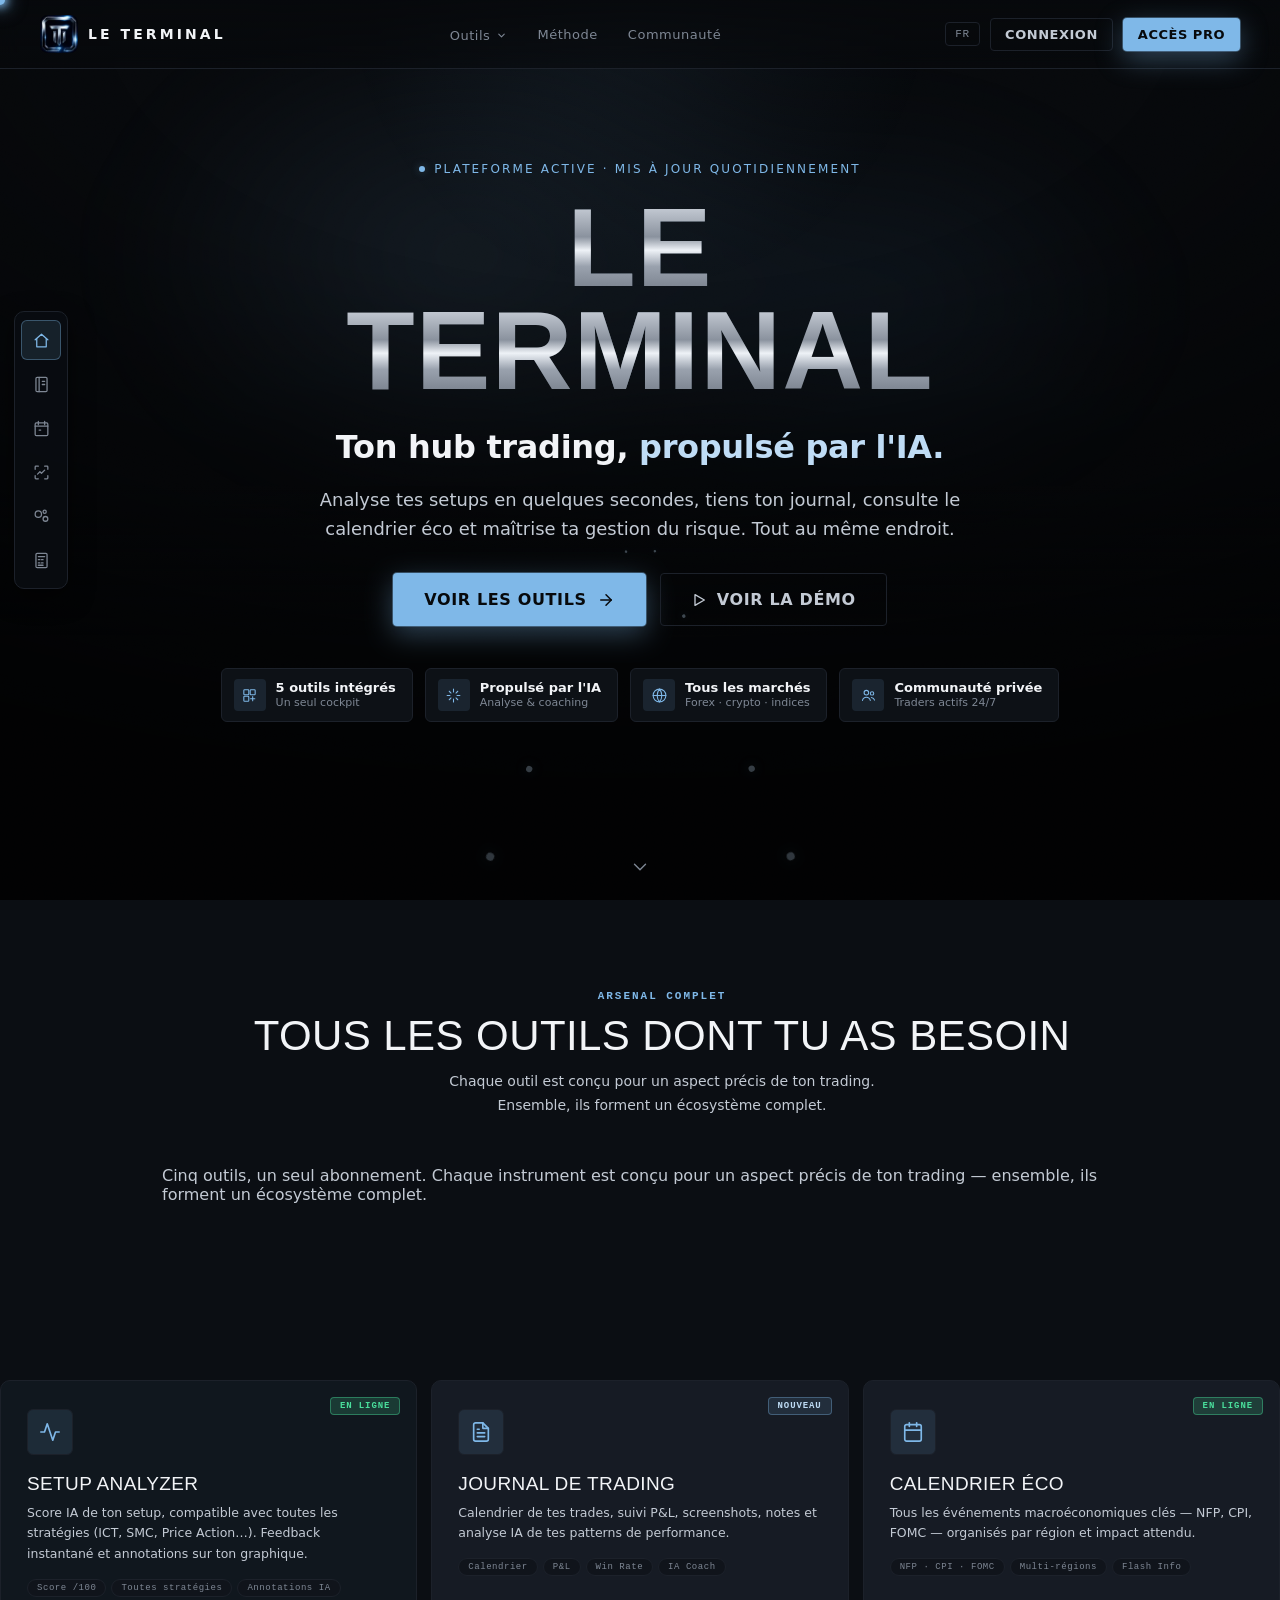
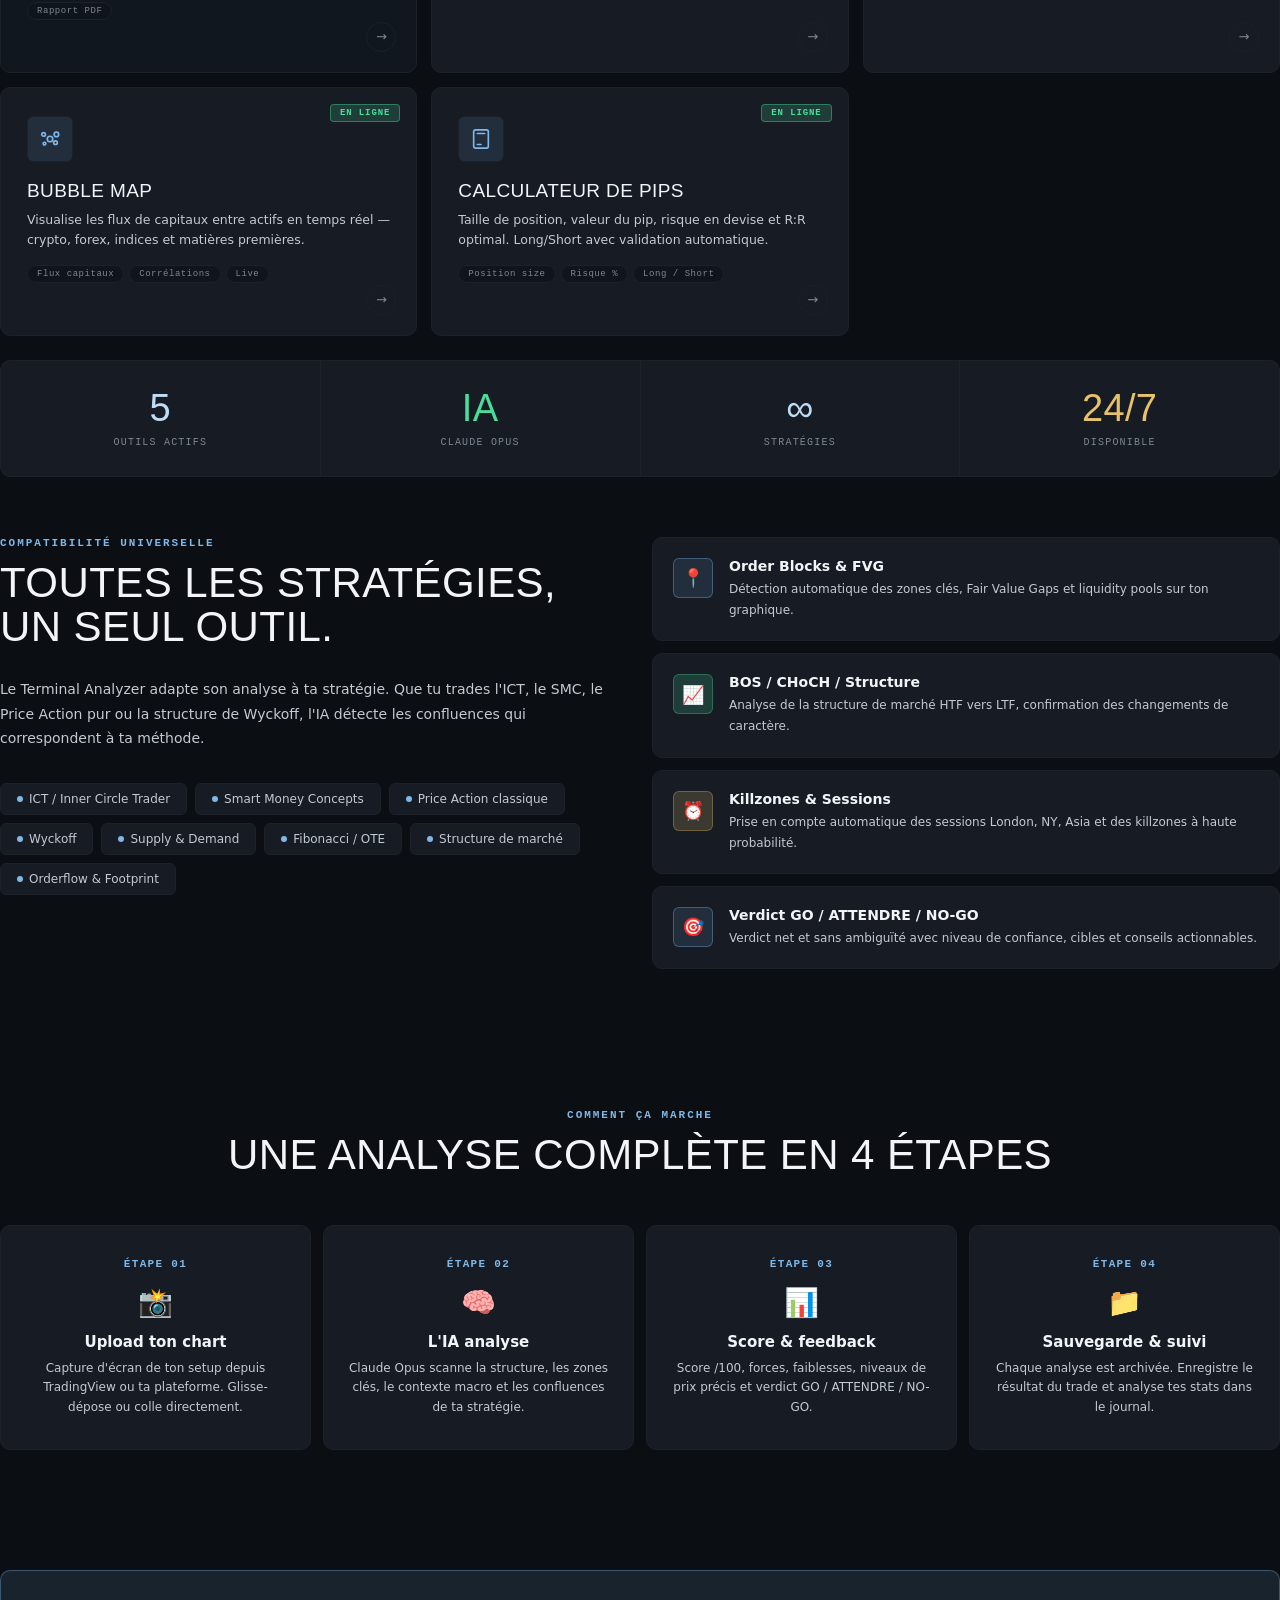
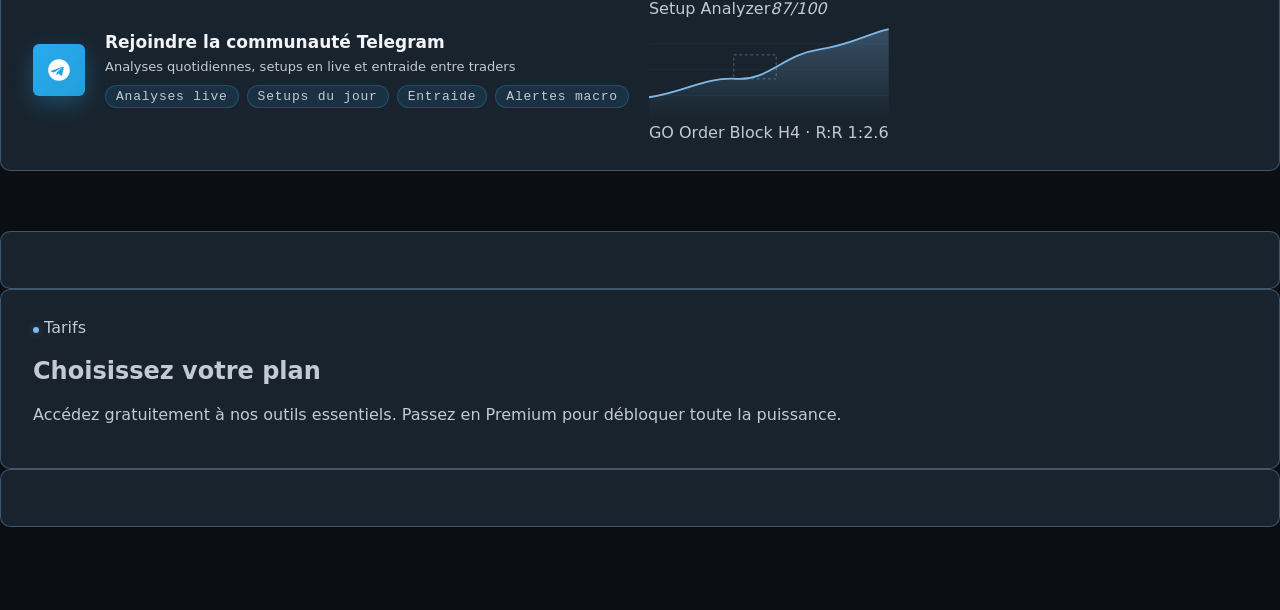
<file: index.html>
<!DOCTYPE html>
<html lang="fr">
<!-- v3 — design "Le Terminal" (nouveau design system) -->
<head>
<meta charset="UTF-8">
<script>try{if(localStorage.getItem('lt_theme')==='light')document.documentElement.setAttribute('data-theme','light');}catch(e){}</script>
<link rel="icon" href="./favicon.ico" sizes="any">
<link rel="icon" type="image/png" sizes="32x32" href="./favicon-32x32.png">
<link rel="icon" type="image/png" sizes="16x16" href="./favicon-16x16.png">
<link rel="apple-touch-icon" href="./apple-touch-icon.png">
<meta name="viewport" content="width=device-width, initial-scale=1">
<title>Le Terminal — Hub de trading IA : analyse, journal & risque</title>
<meta name="description" content="Le cockpit du trader autonome : analysez vos setups avec l'IA, tenez votre journal P&L, suivez le calendrier éco et maîtrisez votre risque. 6 outils, un abonnement.">
<link rel="canonical" href="https://www.leterminal.net/">
<meta property="og:type" content="website">
<meta property="og:site_name" content="Le Terminal">
<meta property="og:locale" content="fr_FR">
<meta property="og:title" content="Le Terminal — Hub de trading IA : analyse, journal &amp; risque">
<meta property="og:description" content="Le cockpit du trader autonome : analysez vos setups avec l&#x27;IA, tenez votre journal P&amp;L, suivez le calendrier éco et maîtrisez votre risque. 6 outils, un abonnement.">
<meta property="og:url" content="https://www.leterminal.net/">
<meta property="og:image" content="https://www.leterminal.net/og-banner.jpg">
<meta property="og:image:width" content="1200">
<meta property="og:image:height" content="630">
<meta property="og:image:alt" content="Le Terminal — hub de trading IA">
<meta name="twitter:card" content="summary_large_image">
<meta name="twitter:title" content="Le Terminal — Hub de trading IA : analyse, journal &amp; risque">
<meta name="twitter:description" content="Le cockpit du trader autonome : analysez vos setups avec l&#x27;IA, tenez votre journal P&amp;L, suivez le calendrier éco et maîtrisez votre risque. 6 outils, un abonnement.">
<meta name="twitter:image" content="https://www.leterminal.net/og-banner.jpg">
<script type="application/ld+json">
{
  "@context": "https://schema.org",
  "@graph": [
    {
      "@type": "Organization",
      "@id": "https://www.leterminal.net/#organization",
      "name": "Le Terminal",
      "url": "https://www.leterminal.net/",
      "logo": {
        "@type": "ImageObject",
        "url": "https://www.leterminal.net/logo.png"
      },
      "description": "Hub de trading propulsé par l'IA : analyse de setups, journal de trading, calendrier économique et gestion du risque, réunis dans un seul cockpit.",
      "sameAs": [
        "https://t.me/leterminalfx"
      ]
    },
    {
      "@type": "WebSite",
      "@id": "https://www.leterminal.net/#website",
      "name": "Le Terminal",
      "url": "https://www.leterminal.net/",
      "inLanguage": "fr-FR",
      "publisher": {
        "@id": "https://www.leterminal.net/#organization"
      }
    },
    {
      "@type": "SoftwareApplication",
      "name": "Le Terminal",
      "url": "https://www.leterminal.net/",
      "applicationCategory": "FinanceApplication",
      "operatingSystem": "Web",
      "inLanguage": "fr-FR",
      "description": "Le cockpit du trader autonome : analysez vos setups avec l'IA, tenez votre journal P&L, suivez le calendrier éco et maîtrisez votre risque. 6 outils, un abonnement.",
      "publisher": {
        "@id": "https://www.leterminal.net/#organization"
      },
      "isPartOf": {
        "@id": "https://www.leterminal.net/#website"
      },
      "offers": {
        "@type": "AggregateOffer",
        "priceCurrency": "EUR",
        "lowPrice": "0",
        "highPrice": "29.99",
        "offerCount": "3",
        "offers": [
          {
            "@type": "Offer",
            "name": "Découverte",
            "price": "0",
            "priceCurrency": "EUR"
          },
          {
            "@type": "Offer",
            "name": "Premium mensuel",
            "price": "29.99",
            "priceCurrency": "EUR"
          },
          {
            "@type": "Offer",
            "name": "Premium annuel (par an)",
            "price": "239.88",
            "priceCurrency": "EUR"
          }
        ]
      }
    }
  ]
}
</script>
<link rel="manifest" href="./manifest.json">
<meta name="theme-color" content="#07090C">
<meta name="apple-mobile-web-app-capable" content="yes">
<meta name="apple-mobile-web-app-status-bar-style" content="black-translucent">
<meta name="apple-mobile-web-app-title" content="Le Terminal">
<link rel="apple-touch-icon" href="./logo.jpg.webp">
<link rel="preconnect" href="https://fonts.googleapis.com">
<link rel="preconnect" href="https://fonts.gstatic.com" crossorigin>
<link href="https://fonts.googleapis.com/css2?family=Bricolage+Grotesque:opsz,wght@12..96,400;12..96,600;12..96,700;12..96,800&display=swap" rel="stylesheet">
<link rel="stylesheet" href="./design-system.css">
<style>
/* Alias des anciennes variables → tokens du design system :
   re-thème instantanément toutes les sections existantes en palette glaciale. */
:root {
  --bg: #0B0E13; --bg2: #10141B;
  --card: rgba(255,255,255,0.03);
  --border: #1C212A;
  --v: var(--accent); --v2: var(--accent-bright); --vglow: var(--accent-glow);
  --text: var(--text-title); --text2: var(--text-body); --text3: var(--text-muted);
  --green: var(--bull); --red: var(--bear); --amber: var(--neutral);
}
body { background: var(--bg); color: var(--text-body); font-family: var(--font-text); overflow-x: hidden; position: relative; }

/* ---------- ATMOSPHÈRE GLOBALE (du design marketing) ---------- */
body::before {
  content: ''; position: fixed; inset: 0; z-index: 0; pointer-events: none;
  background-image:
    linear-gradient(rgba(127,184,232,0.035) 1px, transparent 1px),
    linear-gradient(90deg, rgba(127,184,232,0.035) 1px, transparent 1px);
  background-size: 64px 64px;
  -webkit-mask-image: radial-gradient(ellipse 100% 70% at 50% 0%, #000 0%, transparent 75%);
  mask-image: radial-gradient(ellipse 100% 70% at 50% 0%, #000 0%, transparent 75%);
}
body::after {
  content: ''; position: fixed; inset: -20%; z-index: 0; pointer-events: none;
  background:
    radial-gradient(closest-side, rgba(127,184,232,0.09), transparent 70%),
    radial-gradient(closest-side, rgba(90,155,212,0.07), transparent 70%),
    radial-gradient(closest-side, rgba(127,184,232,0.05), transparent 70%);
  background-size: 60% 60%, 50% 50%, 45% 45%;
  background-position: 12% 8%, 85% 35%, 55% 85%;
  background-repeat: no-repeat; filter: blur(30px);
  /* Perf : on anime transform (composité GPU) et jamais background-position,
     sinon le blur(30px) plein écran est recalculé à chaque frame. */
  will-change: transform;
  animation: lt-drift 34s ease-in-out infinite alternate;
}
@keyframes lt-drift { 0%{transform:translate3d(-1.5%,-1%,0)} 50%{transform:translate3d(1.2%,1.4%,0)} 100%{transform:translate3d(-0.8%,1.8%,0)} }
@media (prefers-reduced-motion: reduce) { body::after { animation: none; } }

/* ---------- HERO : MIDNIGHT RUNWAY (fidèle au design) ---------- */
.lt-metal { background: var(--metal-gradient); -webkit-background-clip: text; background-clip: text; color: transparent; position: relative; padding: 0 0.08em; }
.lt-accent-text { color: var(--accent-bright); }
.lt-hero { position: relative; min-height: 100vh; overflow: hidden; display: flex; align-items: center; justify-content: center; background: var(--bg-void); text-align: center; padding-top: var(--chrome-h, 64px); z-index: 1; }
/* Perf : drift en transform (composité GPU) — animer background-position forcerait
   le recalcul du blur(40px) sur 150% du hero à chaque frame. */
.lt-aurora { position: absolute; inset: -25%; pointer-events: none; z-index: 0; background: radial-gradient(closest-side, rgba(127,184,232,0.10), transparent 70%), radial-gradient(closest-side, rgba(90,155,212,0.08), transparent 70%); background-size: 55% 55%, 45% 45%; background-position: 30% 18%, 72% 30%; background-repeat: no-repeat; filter: blur(40px); will-change: transform; animation: lt-aurora 28s ease-in-out infinite alternate; }
@keyframes lt-aurora { 0%{transform:translate3d(-2%,-1.5%,0)} 100%{transform:translate3d(2.5%,1.5%,0)} }
@media (prefers-reduced-motion: reduce) { .lt-aurora { animation: none; } }
.lt-runway { position: absolute; left: 0; right: 0; bottom: 0; height: 46%; z-index: 1; pointer-events: none; perspective: 520px; overflow: hidden; }
.lt-runway__floor { position: absolute; left: -50%; right: -50%; top: 0; bottom: -60%; transform: rotateX(72deg); transform-origin: 50% 0; background-image: repeating-linear-gradient(0deg, rgba(191,220,245,0.45) 0 26px, transparent 26px 78px), repeating-linear-gradient(0deg, rgba(127,184,232,0.14) 0 1px, transparent 1px 90px), repeating-linear-gradient(90deg, rgba(127,184,232,0.12) 0 1px, transparent 1px 160px); background-size: 3px 100%, 100% 100%, 100% 100%; background-position: 50% 0, 0 0, 0 0; background-repeat: repeat; }
@media (prefers-reduced-motion: no-preference) { .lt-runway__floor { animation: lt-taxi 7s linear infinite; } }
@keyframes lt-taxi { from{background-position:50% 0,0 0,0 0} to{background-position:50% 360px,0 360px,0 0} }
.lt-runway__edge { position: absolute; bottom: -4%; width: 4px; height: 96%; z-index: 2; }
.lt-runway__edge--l { left: 50%; transform: translateX(-50%) rotate(24deg); transform-origin: 50% 0; }
.lt-runway__edge--r { left: 50%; transform: translateX(-50%) rotate(-24deg); transform-origin: 50% 0; }
.lt-runway__edge i { position: absolute; left: 50%; width: 7px; height: 7px; margin-left: -3.5px; border-radius: 999px; background: var(--accent-bright); box-shadow: 0 0 12px var(--accent-glow), 0 0 28px var(--accent-glow); }
.lt-runway__edge i:nth-child(1){top:8%;transform:scale(.35);opacity:.5} .lt-runway__edge i:nth-child(2){top:26%;transform:scale(.5);opacity:.6} .lt-runway__edge i:nth-child(3){top:46%;transform:scale(.7);opacity:.75} .lt-runway__edge i:nth-child(4){top:68%;transform:scale(.9);opacity:.9} .lt-runway__edge i:nth-child(5){top:92%;transform:scale(1.15);opacity:1}
.lt-runway__horizon { position: absolute; top: -1px; left: 8%; right: 8%; height: 1px; background: linear-gradient(90deg, transparent, rgba(127,184,232,0.5), transparent); box-shadow: 0 0 24px 2px var(--accent-glow); }
.lt-runway::after { content: ''; position: absolute; inset: 0; background: linear-gradient(180deg, var(--bg-void) 0%, transparent 36%); }
/* Perf : disque de taille fixe déplacé en transform (composité) — un gradient
   repositionné via background serait repeint à chaque mousemove. */
.lt-hero__spotlight { position: absolute; left: 50%; top: 0; width: 840px; height: 840px; margin: -420px 0 0 -420px; pointer-events: none; z-index: 2; background: radial-gradient(circle closest-side, rgba(127,184,232,0.07), transparent 70%); transform: translate3d(var(--sx,0px), var(--sy,0px), 0); transition: transform 120ms linear; will-change: transform; }
.lt-hero__grain { position: absolute; inset: 0; pointer-events: none; z-index: 3; mix-blend-mode: overlay; opacity: var(--grain-opacity); background-image: url("data:image/svg+xml,%3Csvg xmlns='http://www.w3.org/2000/svg' width='160' height='160'%3E%3Cfilter id='n'%3E%3CfeTurbulence type='fractalNoise' baseFrequency='0.9' numOctaves='3'/%3E%3C/filter%3E%3Crect width='100%25' height='100%25' filter='url%28%23n%29'/%3E%3C/svg%3E"); }
.lt-hero__vignette { position: absolute; inset: 0; pointer-events: none; z-index: 3; background: var(--vignette); }
.lt-hero__inner { position: relative; z-index: 5; max-width: 980px; padding: 30px 24px 110px; display: flex; flex-direction: column; align-items: center; gap: 20px; }
.lt-hero__eyebrow { display: inline-flex; align-items: center; gap: 9px; font-size: 12px; text-transform: uppercase; letter-spacing: var(--ls-caps); color: var(--accent); transform: translate3d(calc(var(--px,0) * 10px), calc(var(--py,0) * 6px), 0); transition: transform 240ms var(--ease-out); }
.lt-hero__titlewrap { position: relative; perspective: 900px; }
.lt-hero__title { margin: 0; font-family: var(--font-display); text-transform: uppercase; font-size: var(--fs-hero); line-height: var(--lh-display); letter-spacing: var(--ls-display); display: flex; flex-direction: column; transform: rotateX(calc(var(--py,0) * -7deg)) rotateY(calc(var(--px,0) * 10deg)); transition: transform 260ms var(--ease-out); }
@media (prefers-reduced-motion: no-preference) {
  .lt-hero__title .lt-metal { background-image: var(--metal-gradient), linear-gradient(100deg, transparent 38%, rgba(191,220,245,0.5) 50%, transparent 62%); background-size: 110% 130%, 240% 100%; background-position: calc(50% + var(--px,0) * 30%) calc(50% + var(--py,0) * 40%), calc(50% + var(--px,0) * -120%) 0; -webkit-background-clip: text; background-clip: text; transition: background-position 220ms var(--ease-out); }
}
.lt-hero__subhead { margin: 6px 0 0; font-size: clamp(1.3rem, 2.6vw, 2rem); font-weight: 700; color: var(--text-title); letter-spacing: var(--ls-tight); }
.lt-hero__lede { max-width: 60ch; font-size: clamp(1rem, 1.4vw, 1.18rem); line-height: 1.6; color: var(--text-body); margin: 0; }
.lt-hero__cta { display: flex; gap: 14px; margin-top: 10px; flex-wrap: wrap; justify-content: center; }
.lt-hero__chips { display: flex; gap: 12px; margin-top: 22px; flex-wrap: wrap; justify-content: center; }
.lt-chip { display: inline-flex; align-items: center; gap: 10px; padding: 10px 16px 10px 12px; border: 1px solid var(--border-subtle); border-radius: var(--r-md); background: rgba(16,20,27,0.85); transition: border-color var(--dur-fast) var(--ease-out); }
.lt-chip:hover { border-color: var(--border); }
.lt-chip__ic { display: inline-flex; align-items: center; justify-content: center; width: 32px; height: 32px; border-radius: var(--r-sm); color: var(--accent); background: var(--accent-glow-soft); }
.lt-chip__txt { display: flex; flex-direction: column; text-align: left; line-height: 1.25; }
.lt-chip__label { font-size: 13px; font-weight: 600; color: var(--text-title); white-space: nowrap; }
.lt-chip__sub { font-size: 11px; color: var(--text-muted); white-space: nowrap; }
.lt-hero__scroll { position: absolute; bottom: 22px; left: 50%; transform: translateX(-50%); z-index: 5; color: var(--text-muted); display: inline-flex; animation: lt-bob 2.4s var(--ease-in-out) infinite; }
.lt-hero__scroll:hover { color: var(--accent); }
@keyframes lt-bob { 0%,100%{transform:translate(-50%,0)} 50%{transform:translate(-50%,7px)} }
@media (prefers-reduced-motion: reduce) { .lt-hero__scroll { animation: none; } }
@media (prefers-reduced-motion: no-preference) {
  .lt-anim { animation: lt-rise 0.9s var(--ease-out) backwards; }
  .lt-anim--1{animation-delay:.10s} .lt-anim--2{animation-delay:.24s} .lt-anim--3{animation-delay:.34s} .lt-anim--4{animation-delay:.62s} .lt-anim--5{animation-delay:.74s} .lt-anim--6{animation-delay:.88s} .lt-anim--7{animation-delay:1.02s}
}
@keyframes lt-rise { from{transform:translateY(30px)} to{transform:translateY(0)} }

/* Barre auth dans le nav */
#ltNavUser { display: flex; align-items: center; gap: 8px; }
.trial-badge { font-family: var(--font-mono); font-size: 11px; font-weight: 600; padding: 4px 10px; border-radius: var(--r-sm); border: 1px solid var(--border-subtle); color: var(--text-muted); letter-spacing: .04em; display: none; }
.user-chip { display: none; align-items: center; gap: 8px; padding: 4px 12px 4px 4px; border-radius: var(--r-pill); border: 1px solid var(--border-subtle); background: var(--bg-elevated); cursor: pointer; }
.user-chip.show { display: flex; }
.user-avatar { width: 26px; height: 26px; border-radius: 50%; background: linear-gradient(160deg, var(--accent-deep), var(--bg-elevated)); display: flex; align-items: center; justify-content: center; font-size: 11px; font-weight: 700; color: var(--text-title); }
.user-name { font-size: 12px; font-weight: 500; color: var(--text-body); }
.logout-btn { display: none; }

/* ---------- MAIN (sections existantes, re-thémées) ---------- */
.main { position: relative; z-index: 1; max-width: 1140px; margin: 0 auto; padding: 0 24px 120px; }
@media (max-width: 1360px) and (min-width: 761px) { .main { padding-left: 92px; padding-right: 48px; } }

/* ── SECTION HEADERS ── */
.section-header{text-align:center;margin-bottom:48px}
.section-eyebrow{font-family:var(--font-mono);font-size:11px;font-weight:600;letter-spacing:.18em;color:var(--accent);text-transform:uppercase;margin-bottom:12px}
.section-title{font-family:var(--font-display);text-transform:uppercase;font-size:clamp(28px,3.6vw,42px);font-weight:400;letter-spacing:.01em;color:var(--text-title);line-height:1.05}
.section-sub{font-size:14px;color:var(--text-body);line-height:1.7;margin-top:12px;max-width:480px;margin-left:auto;margin-right:auto}

/* ── TOOLS ── */
.tools-section{padding:90px 0 40px}
.tools-grid-main{display:grid;grid-template-columns:repeat(3,1fr);gap:14px;margin-bottom:14px}
.tools-grid-sub{display:grid;grid-template-columns:repeat(3,1fr);gap:14px}
.tool-card{position:relative;background:var(--bg-elevated);border:1px solid var(--border-subtle);border-radius:var(--r-lg);padding:28px 26px 52px;cursor:pointer;text-decoration:none;color:inherit;transition:all .3s var(--ease-out);overflow:hidden;display:block}
.tool-card:hover{border-color:var(--accent);transform:translateY(-4px);box-shadow:var(--shadow-lg),0 0 0 1px var(--accent-glow-soft)}
.tool-card.featured{border-color:var(--border);background:rgba(127,184,232,0.05)}
.tool-badge{position:absolute;top:16px;right:16px;font-family:var(--font-mono);font-size:9px;font-weight:600;letter-spacing:.1em;padding:3px 9px;border-radius:var(--r-sm);text-transform:uppercase;z-index:2}
.badge-live{background:var(--bull-glow);color:var(--bull);border:1px solid rgba(74,222,156,.4)}
.badge-new{background:var(--accent-glow-soft);color:var(--accent-bright);border:1px solid var(--accent-glow)}
.badge-soon{background:rgba(255,255,255,.04);color:var(--text-muted);border:1px solid var(--border-subtle)}
.tool-icon-wrap{width:46px;height:46px;border-radius:var(--r-md);display:flex;align-items:center;justify-content:center;margin-bottom:18px;position:relative;z-index:1;border:1px solid var(--border-subtle);background:var(--accent-glow-soft);color:var(--accent)}
.tool-name{font-family:var(--font-display);text-transform:uppercase;font-size:19px;font-weight:400;letter-spacing:.02em;margin-bottom:8px;color:var(--text-title);position:relative;z-index:1}
.tool-desc{font-size:12.5px;color:var(--text-body);line-height:1.65;position:relative;z-index:1}
.tool-tags{display:flex;flex-wrap:wrap;gap:5px;margin-top:14px;position:relative;z-index:1}
.tool-tag{font-family:var(--font-mono);font-size:9px;font-weight:500;letter-spacing:.06em;padding:3px 9px;border-radius:var(--r-pill);border:1px solid var(--border-subtle);color:var(--text-muted);background:var(--bg-surface)}
.tool-arrow{position:absolute;bottom:20px;right:20px;width:30px;height:30px;border-radius:50%;border:1px solid var(--border-subtle);display:flex;align-items:center;justify-content:center;color:var(--text-muted);transition:all .3s;z-index:2;font-size:13px}
.tool-card:hover .tool-arrow{border-color:var(--accent);color:var(--accent-bright);background:var(--accent-glow-soft);transform:translate(2px,-2px)}

/* ── STATS BAND ── */
.stats-section{padding:24px 0 80px}
.stats-band{display:grid;grid-template-columns:repeat(4,1fr);gap:1px;background:var(--border-subtle);border-radius:var(--r-lg);overflow:hidden;border:1px solid var(--border-subtle)}
.stat-item{background:var(--bg-elevated);padding:28px 24px;text-align:center;transition:background .2s}
.stat-item:hover{background:rgba(127,184,232,.04)}
.stat-val{font-family:var(--font-display);font-size:38px;font-weight:400;letter-spacing:.01em;color:var(--accent-bright);line-height:1}
.stat-lbl{font-family:var(--font-mono);font-size:10px;font-weight:500;letter-spacing:.12em;color:var(--text-muted);margin-top:10px;text-transform:uppercase}

/* ── STRATEGY SECTION ── */
.strategy-section{padding:60px 0}
.strategy-grid{display:grid;grid-template-columns:1fr 1fr;gap:24px;align-items:start}
.strategy-left{padding-right:20px}
.strategy-left .section-header{text-align:left;margin-bottom:28px}
.strategy-desc{font-size:14px;color:var(--text-body);line-height:1.75;margin-bottom:32px}
.strat-tags{display:flex;flex-wrap:wrap;gap:8px}
.strat-tag{display:flex;align-items:center;gap:6px;padding:8px 16px;border-radius:var(--r-md);background:var(--bg-elevated);border:1px solid var(--border-subtle);font-size:12px;font-weight:500;color:var(--text-body);transition:all .2s}
.strat-tag:hover{border-color:var(--accent);color:var(--accent-bright);background:var(--accent-glow-soft)}
.strat-tag-dot{width:6px;height:6px;border-radius:50%;background:var(--accent);flex-shrink:0}
.strategy-right{display:flex;flex-direction:column;gap:12px}
.feat-card{display:flex;align-items:flex-start;gap:16px;padding:20px;border-radius:var(--r-lg);background:var(--bg-elevated);border:1px solid var(--border-subtle);transition:all .2s}
.feat-card:hover{border-color:var(--accent);background:rgba(127,184,232,.04)}
.feat-icon{width:40px;height:40px;border-radius:var(--r-md);flex-shrink:0;display:flex;align-items:center;justify-content:center;font-size:18px}
.feat-body strong{display:block;font-size:14px;font-weight:700;color:var(--text-title);margin-bottom:4px}
.feat-body span{font-size:12px;color:var(--text-body);line-height:1.6}

/* ── PROCESS SECTION ── */
.process-section{padding:80px 0}
.process-steps{display:grid;grid-template-columns:repeat(4,1fr);gap:12px;position:relative}
.process-step{padding:32px 24px;background:var(--bg-elevated);border:1px solid var(--border-subtle);border-radius:var(--r-lg);text-align:center;position:relative}
.step-num{font-family:var(--font-mono);font-size:11px;font-weight:600;letter-spacing:.12em;color:var(--accent);margin-bottom:16px;text-transform:uppercase}
.step-icon{font-size:28px;margin-bottom:14px}
.step-title{font-size:15px;font-weight:700;color:var(--text-title);margin-bottom:8px}
.step-desc{font-size:12px;color:var(--text-body);line-height:1.6}

/* ── TELEGRAM ── */
.tg-section{padding:40px 0 60px}
.tg-banner{display:flex;align-items:center;gap:20px;background:var(--accent-glow-soft);border:1px solid var(--accent-glow);border-radius:var(--r-lg);padding:28px 32px;text-decoration:none;color:inherit;transition:all .25s;position:relative;overflow:hidden}
.tg-banner:hover{border-color:var(--accent);transform:translateY(-2px);box-shadow:var(--shadow-md)}
.tg-icon{width:52px;height:52px;border-radius:var(--r-md);background:linear-gradient(135deg,#2AABEE,#229ED9);display:flex;align-items:center;justify-content:center;flex-shrink:0;box-shadow:0 8px 24px rgba(42,171,238,.3)}
.tg-body strong{display:block;font-size:17px;font-weight:700;color:var(--text-title);margin-bottom:4px}
.tg-body span{font-size:13px;color:var(--text-body)}
.tg-chips{display:flex;gap:8px;margin-top:10px;flex-wrap:wrap}
.tg-chip{font-family:var(--font-mono);font-size:10px;font-weight:500;letter-spacing:.06em;padding:3px 10px;border-radius:var(--r-pill);background:rgba(42,171,238,.1);border:1px solid rgba(42,171,238,.25);color:#5BB8F0}
.tg-cta{margin-left:auto;flex-shrink:0;padding:11px 22px;background:linear-gradient(135deg,#2AABEE,#229ED9);border:none;border-radius:var(--r-sm);color:white;font-family:var(--font-text);font-weight:600;font-size:13px;cursor:pointer;text-decoration:none;transition:all .2s;white-space:nowrap}
.tg-cta:hover{transform:translateY(-1px);box-shadow:0 6px 20px rgba(42,171,238,.4)}

/* ── AUTH MODAL ── */
.auth-overlay{display:none;position:fixed;inset:0;z-index:600;background:rgba(7,9,12,.96);backdrop-filter:blur(24px);align-items:center;justify-content:center;padding:20px}
.auth-overlay.show{display:flex;animation:fadeUp .3s ease}
@keyframes fadeUp{from{opacity:0;transform:translateY(16px)}to{opacity:1;transform:translateY(0)}}
.auth-box{max-width:380px;width:100%;background:var(--bg-elevated);border:1px solid var(--accent-glow);border-radius:var(--r-lg);padding:32px;position:relative;text-align:center}
.auth-box::before{content:'';position:absolute;top:0;left:40px;right:40px;height:1px;background:linear-gradient(90deg,transparent,var(--accent),var(--accent-bright),transparent)}
.auth-field{display:flex;flex-direction:column;gap:6px;margin-bottom:12px;text-align:left}
.auth-field label{font-family:var(--font-mono);font-size:10px;font-weight:600;letter-spacing:.1em;color:var(--text-muted);text-transform:uppercase}
.auth-field input{background:var(--bg-void);border:1px solid var(--border);border-radius:var(--r-sm);color:var(--text-title);padding:11px 14px;font-family:var(--font-text);font-size:13px;outline:none;transition:border-color .2s;width:100%}
.auth-field input:focus{border-color:var(--accent)}
.auth-tabs{display:flex;margin-bottom:20px;border:1px solid var(--border);border-radius:var(--r-sm);overflow:hidden}
.auth-tab{flex:1;padding:9px;background:transparent;border:none;font-family:var(--font-text);font-size:13px;font-weight:600;color:var(--text-muted);cursor:pointer;transition:all .2s}
.auth-tab.on{background:var(--accent);color:#07090C}
.auth-submit{width:100%;padding:13px;background:var(--accent);border:none;border-radius:var(--r-sm);color:#07090C;font-family:var(--font-text);font-size:14px;font-weight:600;text-transform:uppercase;letter-spacing:.04em;cursor:pointer;margin-top:6px;transition:all .2s}
.auth-submit:hover{background:var(--accent-bright)}
.auth-error{font-size:11px;color:var(--bear);margin-top:8px;min-height:16px}
.auth-close{position:absolute;top:12px;right:14px;background:transparent;border:none;color:var(--text-muted);font-size:18px;cursor:pointer;line-height:1;padding:4px}

/* ── RESPONSIVE ── */
@media(max-width:900px){
  .tools-grid-main,.tools-grid-sub{grid-template-columns:1fr 1fr}
  .strategy-grid{grid-template-columns:1fr}.strategy-left{padding-right:0}
  .stats-band{grid-template-columns:repeat(2,1fr)}
  .process-steps{grid-template-columns:1fr 1fr}
}
@media(max-width:600px){
  .tools-grid-main,.tools-grid-sub{grid-template-columns:1fr}
  .tg-banner{flex-wrap:wrap}.tg-cta{width:100%;text-align:center}
  .process-steps{grid-template-columns:1fr}.stats-band{grid-template-columns:1fr 1fr}
}
#paywallOverlay.show{display:flex;animation:fadeUp .3s ease}
</style>
</head>
<body>

<!-- ============ GLOBAL CHROME : NAV ============ -->
<div class="lt-chrome" id="ltChrome">
  <header class="lt-nav">
    <a class="lt-nav__brand" href="/">
      <span class="lt-nav__mark"><img src="./logo-nav.webp" alt="Le Terminal" style="width:38px;height:38px;border-radius:8px;object-fit:cover;display:block;"></span>
      <span class="lt-nav__word">LE&nbsp;TERMINAL</span>
    </a>
    <nav class="lt-nav__links">
      <div class="lt-nav__drop">
        <button class="lt-nav__droptrigger">Outils <span class="lt-nav__caret"><svg width="11" height="11" viewBox="0 0 24 24" fill="none" stroke="currentColor" stroke-width="2.4" stroke-linecap="round" stroke-linejoin="round"><polyline points="6 9 12 15 18 9"/></svg></span></button>
        <div class="lt-nav__menu">
          <a class="lt-nav__menuitem" href="./journal.html" onclick="return checkFeatureAccess(event)"><span class="lt-nav__menutop"><span class="lt-nav__menulabel">Journal de Trading</span><span class="lt-dot"></span></span><span class="lt-nav__menudesc">Calendrier · P&amp;L · IA coach</span></a>
          <a class="lt-nav__menuitem" href="./calendrier.html" onclick="return checkFeatureAccess(event)"><span class="lt-nav__menutop"><span class="lt-nav__menulabel">Calendrier Éco</span><span class="lt-dot"></span></span><span class="lt-nav__menudesc">NFP · CPI · FOMC</span></a>
          <a class="lt-nav__menuitem" href="./app.html" onclick="return checkFeatureAccess(event)"><span class="lt-nav__menutop"><span class="lt-nav__menulabel">Setup Analyzer</span><span class="lt-dot"></span></span><span class="lt-nav__menudesc">Score IA de ton setup</span></a>
          <a class="lt-nav__menuitem" href="./bubble.html" onclick="return checkFeatureAccess(event)"><span class="lt-nav__menutop"><span class="lt-nav__menulabel">Bubble Map</span><span class="lt-dot"></span></span><span class="lt-nav__menudesc">Flux de capitaux en direct</span></a>
          <a class="lt-nav__menuitem" href="./calculateur.html" onclick="return checkFeatureAccess(event)"><span class="lt-nav__menutop"><span class="lt-nav__menulabel">Calculateur de Pips</span><span class="lt-dot"></span></span><span class="lt-nav__menudesc">Position · risque · R:R</span></a>
        </div>
      </div>
      <a href="#method">Méthode</a>
      <a href="#community">Communauté</a>
    </nav>
    <div class="lt-nav__actions">
      <span class="lt-nav__pill" title="Langue / Menu" onclick="window.ltOpenMenu&&ltOpenMenu()">FR</span>
      <div id="ltNavUser">
        <span id="trialBadge" class="trial-badge"></span>
        <div class="user-chip" id="userChip">
          <div class="user-avatar" id="userAvatar">?</div>
          <span class="user-name" id="userName">—</span>
        </div>
        <button class="lt-btn lt-btn--ghost lt-btn--sm" id="loginBtn" onclick="openAuth()">Connexion</button>
        <button class="lt-btn lt-btn--ghost lt-btn--sm logout-btn" id="logoutBtn" onclick="doLogout()" style="border-color:rgba(240,100,122,.4);color:var(--bear)">Déconnexion</button>
      </div>
      <button class="lt-btn lt-btn--primary lt-btn--sm" onclick="showPaywall()">Accès PRO</button>
    </div>
  </header>
</div>

<!-- ============ LEFT DOCK ============ -->
<nav class="lt-dock" aria-label="Pages">
  <a class="lt-dock__item is-active" href="./index.html"><svg width="19" height="19" viewBox="0 0 24 24" fill="none" stroke="currentColor" stroke-width="1.6" stroke-linecap="round" stroke-linejoin="round"><path d="M4 11 12 4l8 7"/><path d="M6 9.5V20h12V9.5"/></svg><span class="lt-dock__lbl">Accueil</span><span class="lt-dock__tip">Accueil</span></a>
  <a class="lt-dock__item" href="./journal.html" onclick="return checkFeatureAccess(event)"><svg width="19" height="19" viewBox="0 0 24 24" fill="none" stroke="currentColor" stroke-width="1.6" stroke-linecap="round" stroke-linejoin="round"><rect x="5" y="3" width="14" height="18" rx="1.5"/><path d="M9 3v18M13 8h3M13 12h3"/></svg><span class="lt-dock__lbl">Journal</span><span class="lt-dock__tip">Journal de Trading</span></a>
  <a class="lt-dock__item" href="./calendrier.html" onclick="return checkFeatureAccess(event)"><svg width="19" height="19" viewBox="0 0 24 24" fill="none" stroke="currentColor" stroke-width="1.6" stroke-linecap="round" stroke-linejoin="round"><rect x="4" y="5" width="16" height="16" rx="1.5"/><path d="M4 9h16M8 3v4M16 3v4M9 14h2"/></svg><span class="lt-dock__lbl">Éco</span><span class="lt-dock__tip">Calendrier Éco</span></a>
  <a class="lt-dock__item" href="./app.html" onclick="return checkFeatureAccess(event)"><svg width="19" height="19" viewBox="0 0 24 24" fill="none" stroke="currentColor" stroke-width="1.6" stroke-linecap="round" stroke-linejoin="round"><path d="M4 8V5a1 1 0 0 1 1-1h3M16 4h3a1 1 0 0 1 1 1v3M20 16v3a1 1 0 0 1-1 1h-3M8 20H5a1 1 0 0 1-1-1v-3"/><path d="M7 14l3-3 2 2 4-4"/></svg><span class="lt-dock__lbl">Analyzer</span><span class="lt-dock__tip">Setup Analyzer</span></a>
  <a class="lt-dock__item" href="./bubble.html" onclick="return checkFeatureAccess(event)"><svg width="19" height="19" viewBox="0 0 24 24" fill="none" stroke="currentColor" stroke-width="1.6" stroke-linecap="round" stroke-linejoin="round"><circle cx="8" cy="9" r="4"/><circle cx="17" cy="15" r="3"/><circle cx="16" cy="6" r="2"/></svg><span class="lt-dock__lbl">Bubble</span><span class="lt-dock__tip">Bubble Map</span></a>
  <a class="lt-dock__item" href="./calculateur.html" onclick="return checkFeatureAccess(event)"><svg width="19" height="19" viewBox="0 0 24 24" fill="none" stroke="currentColor" stroke-width="1.6" stroke-linecap="round" stroke-linejoin="round"><rect x="5" y="3" width="14" height="18" rx="1.5"/><path d="M8 7h8M8 11h2M12 11h2M8 15h2M12 15h2M8 18h6"/></svg><span class="lt-dock__lbl">Pips</span><span class="lt-dock__tip">Calculateur de Pips</span></a>
</nav>

<!-- ============ HERO ============ -->
<section class="lt-hero" id="ltHero">
  <div class="lt-aurora"></div>
  <div class="lt-runway" aria-hidden="true">
    <div class="lt-runway__horizon"></div>
    <div class="lt-runway__floor"></div>
    <div class="lt-runway__edge lt-runway__edge--l"><i></i><i></i><i></i><i></i><i></i></div>
    <div class="lt-runway__edge lt-runway__edge--r"><i></i><i></i><i></i><i></i><i></i></div>
  </div>
  <div class="lt-hero__spotlight"></div>
  <div class="lt-hero__grain"></div>
  <div class="lt-hero__inner">
    <div class="lt-hero__eyebrow lt-anim lt-anim--1"><span class="lt-dot"></span> <span data-i18n="hero-pill">Plateforme active · Mis à jour quotidiennement</span></div>
    <div class="lt-hero__titlewrap">
      <h1 class="lt-hero__title">
        <span class="lt-metal lt-anim lt-anim--2">Le</span>
        <span class="lt-metal lt-anim lt-anim--3">Terminal</span>
        <span style="position:absolute;width:1px;height:1px;padding:0;margin:-1px;overflow:hidden;clip:rect(0 0 0 0);white-space:nowrap;border:0">— hub de trading IA : analyse de setup, journal de trading et gestion du risque</span>
      </h1>
    </div>
    <p class="lt-hero__subhead lt-anim lt-anim--4"><span data-i18n="hero-title-1">Ton hub trading</span>, <span class="lt-accent-text" data-i18n="hero-title-2">propulsé par l'IA.</span></p>
    <p class="lt-hero__lede lt-anim lt-anim--5" data-i18n="hero-sub">Analyse tes setups en quelques secondes, tiens ton journal, consulte le calendrier éco et maîtrise ta gestion du risque. Tout au même endroit.</p>
    <div class="lt-hero__cta lt-anim lt-anim--6">
      <a href="#tools" class="lt-btn lt-btn--primary lt-btn--lg"><span data-i18n="hero-cta">Voir les outils</span> <svg width="18" height="18" viewBox="0 0 24 24" fill="none" stroke="currentColor" stroke-width="2" stroke-linecap="round" stroke-linejoin="round"><line x1="5" y1="12" x2="19" y2="12"/><polyline points="12 5 19 12 12 19"/></svg></a>
      <a href="./app.html" class="lt-btn lt-btn--ghost lt-btn--lg" onclick="return checkFeatureAccess(event)"><svg width="16" height="16" viewBox="0 0 24 24" fill="none" stroke="currentColor" stroke-width="2" stroke-linecap="round" stroke-linejoin="round"><polygon points="6 4 20 12 6 20 6 4"/></svg> Voir la démo</a>
    </div>
    <div class="lt-hero__chips lt-anim lt-anim--7">
      <div class="lt-chip"><span class="lt-chip__ic"><svg width="17" height="17" viewBox="0 0 24 24" fill="none" stroke="currentColor" stroke-width="1.5" stroke-linecap="round" stroke-linejoin="round"><rect x="4" y="4" width="7" height="7" rx="1"/><rect x="13" y="4" width="7" height="7" rx="1"/><rect x="4" y="13" width="7" height="7" rx="1"/><path d="M16.5 13.5v6M13.5 16.5h6"/></svg></span><span class="lt-chip__txt"><span class="lt-chip__label">5 outils intégrés</span><span class="lt-chip__sub">Un seul cockpit</span></span></div>
      <div class="lt-chip"><span class="lt-chip__ic"><svg width="17" height="17" viewBox="0 0 24 24" fill="none" stroke="currentColor" stroke-width="1.5" stroke-linecap="round" stroke-linejoin="round"><path d="M12 3v4M12 17v4M3 12h4M17 12h4M6 6l2.5 2.5M15.5 15.5 18 18M18 6l-2.5 2.5M8.5 15.5 6 18"/></svg></span><span class="lt-chip__txt"><span class="lt-chip__label">Propulsé par l'IA</span><span class="lt-chip__sub">Analyse &amp; coaching</span></span></div>
      <div class="lt-chip"><span class="lt-chip__ic"><svg width="17" height="17" viewBox="0 0 24 24" fill="none" stroke="currentColor" stroke-width="1.5" stroke-linecap="round" stroke-linejoin="round"><circle cx="12" cy="12" r="9"/><path d="M3 12h18"/><path d="M12 3a14 14 0 0 1 0 18a14 14 0 0 1 0-18"/></svg></span><span class="lt-chip__txt"><span class="lt-chip__label">Tous les marchés</span><span class="lt-chip__sub">Forex · crypto · indices</span></span></div>
      <div class="lt-chip"><span class="lt-chip__ic"><svg width="17" height="17" viewBox="0 0 24 24" fill="none" stroke="currentColor" stroke-width="1.5" stroke-linecap="round" stroke-linejoin="round"><circle cx="9" cy="8" r="3.2"/><path d="M3.5 19c.7-3 2.9-4.5 5.5-4.5S13.8 16 14.5 19"/><circle cx="17" cy="9" r="2.4"/><path d="M16 14.7c2.2.2 3.9 1.5 4.5 3.8"/></svg></span><span class="lt-chip__txt"><span class="lt-chip__label">Communauté privée</span><span class="lt-chip__sub">Traders actifs 24/7</span></span></div>
    </div>
  </div>
  <div class="lt-hero__vignette"></div>
  <a class="lt-hero__scroll" href="#tools" aria-label="Défiler"><svg width="22" height="22" viewBox="0 0 24 24" fill="none" stroke="currentColor" stroke-width="1.5" stroke-linecap="round" stroke-linejoin="round"><polyline points="6 9 12 15 18 9"/></svg></a>
</section>

<div class="main">

  <!-- ── TOOLS ── -->
  <section class="tools-section" id="tools">
    <div class="section-header">
      <div class="section-eyebrow" data-i18n="tools-eyebrow">Arsenal complet</div>
      <div class="section-title" data-i18n="tools-title">Tous les outils dont tu as besoin</div>
      <div class="section-sub" data-i18n="tools-sub">Chaque outil est conçu pour un aspect précis de ton trading. Ensemble, ils forment un écosystème complet.</div>
    </div>
    <p class="lt-board__lede" data-en="Five tools, one subscription. Each instrument is built for a precise aspect of your trading — together, they form a complete ecosystem.">Cinq outils, un seul abonnement. Chaque instrument est conçu pour un aspect précis de ton trading — ensemble, ils forment un écosystème complet.</p>
  </div>

    <div class="tools-grid-main">
      <a href="./app.html" class="tool-card featured" onclick="return checkFeatureAccess(event)">
        <div class="tool-badge badge-live">En ligne</div>
        <div class="tool-icon-wrap"><svg width="22" height="22" viewBox="0 0 24 24" fill="none" stroke="currentColor" stroke-width="1.8" stroke-linecap="round" stroke-linejoin="round"><polyline points="22 12 18 12 15 21 9 3 6 12 2 12"/></svg></div>
        <div class="tool-name" data-i18n="tool-analyzer-name">Setup Analyzer</div>
        <div class="tool-desc" data-i18n="tool-analyzer-desc">Score IA de ton setup, compatible avec toutes les stratégies (ICT, SMC, Price Action…). Feedback instantané et annotations sur ton graphique.</div>
        <div class="tool-tags"><span class="tool-tag">Score /100</span><span class="tool-tag">Toutes stratégies</span><span class="tool-tag">Annotations IA</span><span class="tool-tag">Rapport PDF</span></div>
        <div class="tool-arrow">→</div>
      </a>
      <a href="./journal.html" class="tool-card" onclick="return checkFeatureAccess(event)">
        <div class="tool-badge badge-new">Nouveau</div>
        <div class="tool-icon-wrap"><svg width="22" height="22" viewBox="0 0 24 24" fill="none" stroke="currentColor" stroke-width="1.8" stroke-linecap="round" stroke-linejoin="round"><path d="M14 2H6a2 2 0 0 0-2 2v16a2 2 0 0 0 2 2h12a2 2 0 0 0 2-2V8z"/><polyline points="14 2 14 8 20 8"/><line x1="16" y1="13" x2="8" y2="13"/><line x1="16" y1="17" x2="8" y2="17"/><line x1="10" y1="9" x2="8" y2="9"/></svg></div>
        <div class="tool-name" data-i18n="tool-journal-name">Journal de Trading</div>
        <div class="tool-desc" data-i18n="tool-journal-desc">Calendrier de tes trades, suivi P&L, screenshots, notes et analyse IA de tes patterns de performance.</div>
        <div class="tool-tags"><span class="tool-tag">Calendrier</span><span class="tool-tag">P&L</span><span class="tool-tag">Win Rate</span><span class="tool-tag">IA Coach</span></div>
        <div class="tool-arrow">→</div>
      </a>
      <a href="./calendrier.html" class="tool-card" onclick="return checkFeatureAccess(event)">
        <div class="tool-badge badge-live">En ligne</div>
        <div class="tool-icon-wrap"><svg width="22" height="22" viewBox="0 0 24 24" fill="none" stroke="currentColor" stroke-width="1.8" stroke-linecap="round" stroke-linejoin="round"><rect x="3" y="4" width="18" height="18" rx="2"/><line x1="16" y1="2" x2="16" y2="6"/><line x1="8" y1="2" x2="8" y2="6"/><line x1="3" y1="10" x2="21" y2="10"/></svg></div>
        <div class="tool-name" data-i18n="tool-eco-name">Calendrier Éco</div>
        <div class="tool-desc" data-i18n="tool-eco-desc">Tous les événements macroéconomiques clés — NFP, CPI, FOMC — organisés par région et impact attendu.</div>
        <div class="tool-tags"><span class="tool-tag">NFP · CPI · FOMC</span><span class="tool-tag">Multi-régions</span><span class="tool-tag">Flash Info</span></div>
        <div class="tool-arrow">→</div>
      </a>
    </div>

    <div class="tools-grid-sub" style="margin-top:14px">
      <a href="./bubble.html" class="tool-card" onclick="return checkFeatureAccess(event)">
        <div class="tool-badge badge-live">En ligne</div>
        <div class="tool-icon-wrap"><svg width="22" height="22" viewBox="0 0 24 24" fill="none" stroke="currentColor" stroke-width="1.8" stroke-linecap="round" stroke-linejoin="round"><circle cx="12" cy="12" r="3"/><circle cx="5" cy="7" r="2"/><circle cx="19" cy="7" r="2.5"/><circle cx="6" cy="17" r="1.5"/><circle cx="18" cy="16" r="2"/></svg></div>
        <div class="tool-name" data-i18n="tool-bubble-name">Bubble Map</div>
        <div class="tool-desc" data-i18n="tool-bubble-desc">Visualise les flux de capitaux entre actifs en temps réel — crypto, forex, indices et matières premières.</div>
        <div class="tool-tags"><span class="tool-tag">Flux capitaux</span><span class="tool-tag">Corrélations</span><span class="tool-tag">Live</span></div>
        <div class="tool-arrow">→</div>
      </a>
      <a href="./calculateur.html" class="tool-card" onclick="return checkFeatureAccess(event)">
        <div class="tool-badge badge-live">En ligne</div>
        <div class="tool-icon-wrap"><svg width="22" height="22" viewBox="0 0 24 24" fill="none" stroke="currentColor" stroke-width="1.8" stroke-linecap="round" stroke-linejoin="round"><rect x="4" y="2" width="16" height="20" rx="2"/><line x1="8" y1="6" x2="16" y2="6"/><line x1="8" y1="18" x2="12" y2="18"/></svg></div>
        <div class="tool-name" data-i18n="tool-calc-name">Calculateur de Pips</div>
        <div class="tool-desc" data-i18n="tool-calc-desc">Taille de position, valeur du pip, risque en devise et R:R optimal. Long/Short avec validation automatique.</div>
        <div class="tool-tags"><span class="tool-tag">Position size</span><span class="tool-tag">Risque %</span><span class="tool-tag">Long / Short</span></div>
        <div class="tool-arrow">→</div>
      </a>
    </div>
  </section>

  <!-- ── STATS ── -->
  <section class="stats-section">
    <div class="stats-band">
      <div class="stat-item"><div class="stat-val">5</div><div class="stat-lbl" data-i18n="stat-lbl-1">Outils actifs</div></div>
      <div class="stat-item"><div class="stat-val" style="color:var(--bull)">IA</div><div class="stat-lbl" data-i18n="stat-lbl-2">Claude Opus</div></div>
      <div class="stat-item"><div class="stat-val">∞</div><div class="stat-lbl" data-i18n="stat-lbl-3">Stratégies</div></div>
      <div class="stat-item"><div class="stat-val" style="color:var(--neutral)">24/7</div><div class="stat-lbl" data-i18n="stat-lbl-4">Disponible</div></div>
    </div>

  <!-- ── STRATEGY COMPAT ── -->
  <section class="strategy-section">
    <div class="strategy-grid">
      <div class="strategy-left">
        <div class="section-header">
          <div class="section-eyebrow">Compatibilité universelle</div>
          <div class="section-title">Toutes les stratégies, un seul outil.</div>
        </div>
        <p class="strategy-desc">Le Terminal Analyzer adapte son analyse à ta stratégie. Que tu trades l'ICT, le SMC, le Price Action pur ou la structure de Wyckoff, l'IA détecte les confluences qui correspondent à ta méthode.</p>
        <div class="strat-tags">
          <div class="strat-tag"><div class="strat-tag-dot"></div>ICT / Inner Circle Trader</div>
          <div class="strat-tag"><div class="strat-tag-dot"></div>Smart Money Concepts</div>
          <div class="strat-tag"><div class="strat-tag-dot"></div>Price Action classique</div>
          <div class="strat-tag"><div class="strat-tag-dot"></div>Wyckoff</div>
          <div class="strat-tag"><div class="strat-tag-dot"></div>Supply & Demand</div>
          <div class="strat-tag"><div class="strat-tag-dot"></div>Fibonacci / OTE</div>
          <div class="strat-tag"><div class="strat-tag-dot"></div>Structure de marché</div>
          <div class="strat-tag"><div class="strat-tag-dot"></div>Orderflow & Footprint</div>
        </div>
      </div>
      <div class="strategy-right">
        <div class="feat-card"><div class="feat-icon" style="background:var(--accent-glow-soft);border:1px solid var(--accent-glow)">📍</div><div class="feat-body"><strong>Order Blocks & FVG</strong><span>Détection automatique des zones clés, Fair Value Gaps et liquidity pools sur ton graphique.</span></div></div>
        <div class="feat-card"><div class="feat-icon" style="background:var(--bull-glow);border:1px solid rgba(74,222,156,.3)">📈</div><div class="feat-body"><strong>BOS / CHoCH / Structure</strong><span>Analyse de la structure de marché HTF vers LTF, confirmation des changements de caractère.</span></div></div>
        <div class="feat-card"><div class="feat-icon" style="background:var(--neutral-glow);border:1px solid rgba(232,194,104,.3)">⏰</div><div class="feat-body"><strong>Killzones & Sessions</strong><span>Prise en compte automatique des sessions London, NY, Asia et des killzones à haute probabilité.</span></div></div>
        <div class="feat-card"><div class="feat-icon" style="background:var(--accent-glow-soft);border:1px solid var(--accent-glow)">🎯</div><div class="feat-body"><strong>Verdict GO / ATTENDRE / NO-GO</strong><span>Verdict net et sans ambiguïté avec niveau de confiance, cibles et conseils actionnables.</span></div></div>
      </div>
    </div>
  </section>

  <!-- ── PROCESS ── -->
  <section class="process-section" id="method">
    <div class="section-header">
      <div class="section-eyebrow" data-i18n="process-eyebrow">Comment ça marche</div>
      <div class="section-title" data-i18n="process-title">Une analyse complète en 4 étapes</div>
    </div>
    <div class="process-steps">
      <div class="process-step"><div class="step-num" data-i18n="step1-num">Étape 01</div><div class="step-icon">📸</div><div class="step-title" data-i18n="step1-title">Upload ton chart</div><div class="step-desc" data-i18n="step1-desc">Capture d'écran de ton setup depuis TradingView ou ta plateforme. Glisse-dépose ou colle directement.</div></div>
      <div class="process-step"><div class="step-num" data-i18n="step2-num">Étape 02</div><div class="step-icon">🧠</div><div class="step-title" data-i18n="step2-title">L'IA analyse</div><div class="step-desc" data-i18n="step2-desc">Claude Opus scanne la structure, les zones clés, le contexte macro et les confluences de ta stratégie.</div></div>
      <div class="process-step"><div class="step-num" data-i18n="step3-num">Étape 03</div><div class="step-icon">📊</div><div class="step-title" data-i18n="step3-title">Score & feedback</div><div class="step-desc" data-i18n="step3-desc">Score /100, forces, faiblesses, niveaux de prix précis et verdict GO / ATTENDRE / NO-GO.</div></div>
      <div class="process-step"><div class="step-num" data-i18n="step4-num">Étape 04</div><div class="step-icon">📁</div><div class="step-title" data-i18n="step4-title">Sauvegarde & suivi</div><div class="step-desc" data-i18n="step4-desc">Chaque analyse est archivée. Enregistre le résultat du trade et analyse tes stats dans le journal.</div></div>
    </div>
  </section>

  <!-- ── TELEGRAM ── -->
  <section class="tg-section" id="community">
    <a href="https://t.me/leterminalfx" target="_blank" class="tg-banner">
      <div class="tg-icon"><svg width="26" height="26" viewBox="0 0 24 24" fill="white"><path d="M12 2C6.48 2 2 6.48 2 12s4.48 10 10 10 10-4.48 10-10S17.52 2 12 2zm4.64 6.8l-1.7 8c-.12.56-.46.7-.93.44l-2.58-1.9-1.24 1.2c-.14.14-.26.26-.52.26l.18-2.6 4.74-4.28c.21-.18-.04-.28-.32-.1L7.38 14.4 4.84 13.6c-.56-.18-.57-.56.12-.82l9.92-3.82c.46-.17.87.1.76.84z"/></svg></div>
      <div class="tg-body">
        <strong data-i18n="tg-title">Rejoindre la communauté Telegram</strong>
        <span data-i18n="tg-sub">Analyses quotidiennes, setups en live et entraide entre traders</span>
        <div class="tg-chips"><span class="tg-chip">Analyses live</span><span class="tg-chip">Setups du jour</span><span class="tg-chip">Entraide</span><span class="tg-chip">Alertes macro</span></div>
      </div>
    </div>

    <!-- CENTER — Analyzer (front) -->
    <div class="lt-scr__panel lt-scr__panel--c">
      <div class="lt-scr__bar"><i></i><i></i><i></i><span>Setup Analyzer</span><em>87/100</em></div>
      <div class="lt-scr__pbody">
        <svg class="lt-scr__chart" viewBox="0 0 260 110" preserveAspectRatio="none">
          <defs><linearGradient id="scrFill" x1="0" y1="0" x2="0" y2="1"><stop offset="0" stop-color="rgba(127,184,232,0.3)"/><stop offset="1" stop-color="rgba(127,184,232,0)"/></linearGradient></defs>
          <line x1="0" y1="28" x2="260" y2="28" stroke="rgba(58,65,76,0.3)"/>
          <line x1="0" y1="56" x2="260" y2="56" stroke="rgba(58,65,76,0.3)"/>
          <line x1="0" y1="84" x2="260" y2="84" stroke="rgba(58,65,76,0.3)"/>
          <path d="M0,86 C40,80 60,64 95,66 C130,68 145,40 185,34 C220,29 240,16 260,12 L260,110 L0,110 Z" fill="url(#scrFill)"/>
          <path d="M0,86 C40,80 60,64 95,66 C130,68 145,40 185,34 C220,29 240,16 260,12" fill="none" stroke="var(--accent)" stroke-width="2"/>
          <rect x="92" y="40" width="46" height="26" fill="none" stroke="rgba(127,184,232,0.5)" stroke-dasharray="3 3"/>
        </svg>
        <div class="lt-scr__verdict"><span class="lt-scr__go">GO</span> Order Block H4 · R:R 1:2.6</div>
      </div>
    </div>

<!-- ── AUTH MODAL ── -->
<div class="auth-overlay" id="authOverlay">
  <div class="auth-box">
    <button class="auth-close" onclick="closeAuth()">✕</button>
    <div style="font-family:var(--font-display);text-transform:uppercase;font-size:24px;letter-spacing:.02em;color:var(--text-title);margin-bottom:6px">Bienvenue</div>
    <div style="font-size:13px;color:var(--text-body);margin-bottom:20px">Connecte-toi pour synchroniser ton compte sur tous les outils</div>
    <div class="auth-tabs">
      <button class="auth-tab on" id="tabLogin" onclick="switchTab('login')">Connexion</button>
      <button class="auth-tab" id="tabSignup" onclick="switchTab('signup')">Créer un compte</button>
    </div>
    <div class="auth-field"><label>EMAIL</label><input type="email" id="authEmail" placeholder="ton@email.com" autocomplete="username"></div>
    <div class="auth-field"><label>MOT DE PASSE</label><input type="password" id="authPassword" placeholder="••••••••" autocomplete="new-password"></div>
    <button class="auth-submit" onclick="doAuth()"><span id="authTxt">Se connecter</span></button>
    <div class="auth-error" id="authError"></div>
    <div style="margin-top:16px;padding-top:16px;border-top:1px solid var(--border-subtle);font-size:11px;color:var(--text-muted)">🔒 Connexion sécurisée · Données synchronisées sur tous les outils</div>
  </div>
</section>
<!-- PricingBand — bande tarifs compacte (gratuit + PRO). Source: marketing/Pricing.jsx (PricingBand + PlanCard) + pricing.css -->
<!-- Compact band: annual=true. Free shows first 5 feats; PRO shows first 5 feats + flag + annual save note + 14-day note. -->
<!-- CTA buttons reproduce the design-system Button (primary/secondary, size lg) via inline styles; hover wired by initPricingButtons(). -->
<section class="pr-band" id="pricing" data-reveal>
  <div class="pr-band__head">
    <span class="lt-eyebrow"><span class="lt-dot"></span> Tarifs</span>
    <h2 class="pr-band__title">Choisissez votre plan</h2>
    <p class="pr-band__lede">Accédez gratuitement à nos outils essentiels. Passez en Premium pour débloquer toute la puissance.</p>
  </div>
  <div class="pr-grid pr-grid--band">

<!-- WELCOME TOAST -->
<div id="welcomeMsg" style="display:none;position:fixed;bottom:28px;left:50%;transform:translateX(-50%);background:var(--bull-glow);border:1px solid rgba(74,222,156,.4);border-radius:var(--r-pill);padding:12px 24px;font-size:14px;font-weight:700;color:var(--bull);z-index:1000;backdrop-filter:blur(12px);box-shadow:var(--shadow-md);white-space:nowrap">
  ✓ Bienvenue ! 24h d'accès gratuit activé.
</div>

<!-- PAYWALL MODAL -->
<div id="paywallOverlay" style="display:none;position:fixed;inset:0;z-index:800;background:rgba(7,9,12,.96);backdrop-filter:blur(24px);align-items:center;justify-content:center;padding:20px">
  <div style="max-width:440px;width:100%;background:var(--bg-elevated);border:1px solid var(--accent-glow);border-radius:var(--r-lg);padding:36px;position:relative;text-align:center;box-shadow:var(--shadow-lg)">
    <div style="position:absolute;top:0;left:40px;right:40px;height:1px;background:linear-gradient(90deg,transparent,var(--accent),var(--accent-bright),transparent)"></div>
    <button onclick="closePaywall()" style="position:absolute;top:14px;right:16px;background:transparent;border:none;color:var(--text-muted);font-size:20px;cursor:pointer;line-height:1">✕</button>
    <div style="width:52px;height:52px;border-radius:50%;background:linear-gradient(160deg,var(--accent),var(--accent-deep));display:flex;align-items:center;justify-content:center;font-size:22px;margin:0 auto 18px;box-shadow:0 0 30px var(--accent-glow);color:#07090C">⚡</div>
    <div style="font-family:var(--font-display);text-transform:uppercase;font-size:26px;letter-spacing:.02em;color:var(--text-title);margin-bottom:8px">Essai terminé</div>
    <div style="font-size:13px;color:var(--text-body);line-height:1.7;margin-bottom:28px">Ton accès gratuit de 24h est expiré.<br>Passe à <strong style="color:var(--text-title)">Le Terminal PRO</strong> pour continuer.</div>
    <a href="https://whop.com/terminal-analyzer/terminal-analyzer-pro/" target="_blank" class="lt-btn lt-btn--primary lt-btn--lg" style="display:flex;width:100%;margin-bottom:14px">⚡ Obtenir l'accès PRO sur Whop</a>
    <div style="font-size:11px;color:var(--text-muted);line-height:1.7;margin-bottom:16px">Paiement sécurisé via Whop · Annulation à tout moment<br><span style="color:var(--accent-bright);font-weight:500">Utilise le même email que ton compte Le Terminal</span></div>
    <div style="padding-top:14px;border-top:1px solid var(--border-subtle)">
      <div style="font-size:11px;color:var(--text-muted);margin-bottom:8px">Tu as déjà acheté l'accès ?</div>
      <button onclick="verifyProAccess()" class="lt-btn lt-btn--ghost lt-btn--sm" style="width:100%">🔄 Vérifier mon accès PRO</button>
      <div id="proVerifyMsg" style="font-size:11px;margin-top:8px;min-height:16px;text-align:center"></div>
    </div>
  </div>
</div>

<script>
var authToken=null,currentUser=null,authMode='login';

function openAuth(){document.getElementById('authOverlay').classList.add('show');}
function closeAuth(){document.getElementById('authOverlay').classList.remove('show');document.getElementById('authError').textContent='';}
function switchTab(m){
  authMode=m;
  document.getElementById('tabLogin').classList.toggle('on',m==='login');
  document.getElementById('tabSignup').classList.toggle('on',m==='signup');
  document.getElementById('authTxt').textContent=m==='login'?'Se connecter':'Créer mon compte';
}
async function doAuth(){
  var email=document.getElementById('authEmail').value.trim();
  var password=document.getElementById('authPassword').value;
  var errEl=document.getElementById('authError');
  errEl.textContent='';errEl.style.color='var(--red)';
  if(!email||!password){errEl.textContent='Remplis tous les champs';return;}
  var btn=document.querySelector('.auth-submit');btn.disabled=true;
  document.getElementById('authTxt').textContent=authMode==='login'?'Connexion…':'Création…';
  try{
    var res=await fetch('/api/auth',{method:'POST',headers:{'Content-Type':'application/json'},body:JSON.stringify({action:authMode,email,password})});
    var data=await res.json();
    if(data.access_token){
      authToken=data.access_token;currentUser=data.user||{email};
      localStorage.setItem('ta_token',authToken);
      localStorage.setItem('ta_email',(data.user&&data.user.email)||email||'');
      startTrial();closeAuth();updateUserUI();updateTrialBadge();
      document.getElementById('welcomeMsg').style.display='block';
      setTimeout(function(){document.getElementById('welcomeMsg').style.display='none';},4000);
    }else if(data.id){
      errEl.style.color='var(--green)';errEl.textContent='Compte créé ! Vérifie ton email pour confirmer.';
    }else{errEl.textContent=data.error_description||data.msg||data.message||'Erreur';}
  }catch(e){errEl.textContent='Erreur réseau';}
  btn.disabled=false;
  document.getElementById('authTxt').textContent=authMode==='login'?'Se connecter':'Créer mon compte';
}
function doLogout(){
  authToken=null;currentUser=null;
  localStorage.removeItem('ta_token');localStorage.removeItem('ta_email');localStorage.removeItem('lt_pro');
  updateUserUI();
}
function updateUserUI(){
  var lb=document.getElementById('loginBtn');
  var lo=document.getElementById('logoutBtn');
  var uc=document.getElementById('userChip');
  if(currentUser&&currentUser.email){
    if(lb)lb.style.display='none';if(lo)lo.style.display='';if(uc)uc.classList.add('show');
    var em=currentUser.email||'';
    var av=document.getElementById('userAvatar');var un=document.getElementById('userName');
    if(av)av.textContent=em.charAt(0).toUpperCase();if(un)un.textContent=em.split('@')[0];
  }else{
    if(lb)lb.style.display='';if(lo)lo.style.display='none';if(uc)uc.classList.remove('show');
  }
}
var TRIAL_DURATION=24*60*60*1000;
function getTrialStatus(){
  var created=localStorage.getItem('ta_trial_start');var isPro=localStorage.getItem('lt_pro')==='1';
  if(isPro)return'pro';if(!created)return'none';
  var elapsed=Date.now()-parseInt(created);
  return elapsed<TRIAL_DURATION?'trial':'expired';
}
function startTrial(){if(!localStorage.getItem('ta_trial_start'))localStorage.setItem('ta_trial_start',Date.now().toString());}
function checkFeatureAccess(e){
  var status=getTrialStatus();
  if(!authToken){e.preventDefault();e.stopPropagation();openAuth();return false;}
  if(status==='expired'){e.preventDefault();e.stopPropagation();showPaywall();return false;}
  return true;
}
function showPaywall(){document.getElementById('paywallOverlay').classList.add('show');}
function closePaywall(){document.getElementById('paywallOverlay').classList.remove('show');}
async function checkSession(){
  var token=localStorage.getItem('ta_token');if(!token)return;
  authToken=token;currentUser={email:localStorage.getItem('ta_email')||''};updateUserUI();updateTrialBadge();
  try{
    var res=await fetch('/api/auth',{method:'POST',headers:{'Content-Type':'application/json'},body:JSON.stringify({action:'user',token})});
    var data=await res.json();
    if(data.id){currentUser=data;localStorage.setItem('ta_email',data.email||'');updateUserUI();}
    else if(data.error){authToken=null;currentUser=null;localStorage.removeItem('ta_token');localStorage.removeItem('ta_email');updateUserUI();}
  }catch(e){updateUserUI();}
}
function updateTrialBadge(){
  var status=getTrialStatus();var badge=document.getElementById('trialBadge');if(!badge)return;
  if(status==='pro'){badge.textContent='⭐ PRO';badge.style.color='var(--accent-bright)';badge.style.borderColor='var(--accent-glow)';badge.style.display='block';}
  else if(status==='trial'){var created=parseInt(localStorage.getItem('ta_trial_start'));var remaining=TRIAL_DURATION-(Date.now()-created);var hours=Math.ceil(remaining/(1000*60*60));badge.textContent='⏳ '+hours+'h restantes';badge.style.color='var(--neutral)';badge.style.borderColor='rgba(232,194,104,.4)';badge.style.display='block';}
  else if(status==='expired'){badge.textContent='🔒 Essai expiré';badge.style.color='var(--bear)';badge.style.borderColor='rgba(240,100,122,.4)';badge.style.display='block';}
  else{badge.style.display='none';}
}
async function verifyProAccess(){
  var msg=document.getElementById('proVerifyMsg');msg.style.color='var(--text-body)';msg.textContent='Vérification…';
  if(!authToken){msg.style.color='var(--neutral)';msg.textContent="Connecte-toi d'abord avec ton email Whop.";return;}
  try{
    var res=await fetch('/api/check-pro',{method:'POST',headers:{'Content-Type':'application/json','Authorization':'Bearer '+authToken}});
    var data=await res.json();
    if(data.is_pro){localStorage.setItem('lt_pro','1');msg.style.color='var(--bull)';msg.textContent='✓ Accès PRO activé !';setTimeout(function(){closePaywall();updateTrialBadge();},1000);}
    else{msg.style.color='var(--bear)';msg.textContent='Aucun accès PRO trouvé pour cet email.';}
  }catch(e){msg.style.color='var(--bear)';msg.textContent='Erreur de vérification. Réessaie.';}
}

// ── Nav scroll effect + spotlight parallax du hero ──
window.addEventListener('scroll',function(){var c=document.getElementById('ltChrome');if(c)c.classList.toggle('is-scrolled',window.scrollY>24);});
(function(){
  var hero=document.getElementById('ltHero');
  if(!hero||(window.matchMedia&&window.matchMedia('(prefers-reduced-motion: reduce)').matches)||window.innerWidth<760)return;
  hero.addEventListener('mousemove',function(e){
    var r=hero.getBoundingClientRect();var nx=(e.clientX-r.left)/r.width,ny=(e.clientY-r.top)/r.height;
    hero.style.setProperty('--sx',((nx-0.5)*r.width).toFixed(1)+'px');hero.style.setProperty('--sy',(ny*r.height).toFixed(1)+'px');
    hero.style.setProperty('--px',(nx-0.5).toFixed(3));hero.style.setProperty('--py',(ny-0.5).toFixed(3));
  });
  hero.addEventListener('mouseleave',function(){hero.style.setProperty('--px',0);hero.style.setProperty('--py',0);});
})();

checkSession();
</script>
<script src="./home-anim.js"></script>
<script src="./appshell.js"></script>
<script src="./menu.js"></script>
<script>if('serviceWorker' in navigator){navigator.serviceWorker.register('./sw.js').catch(function(){});}</script>
</body>
</html>
</file>
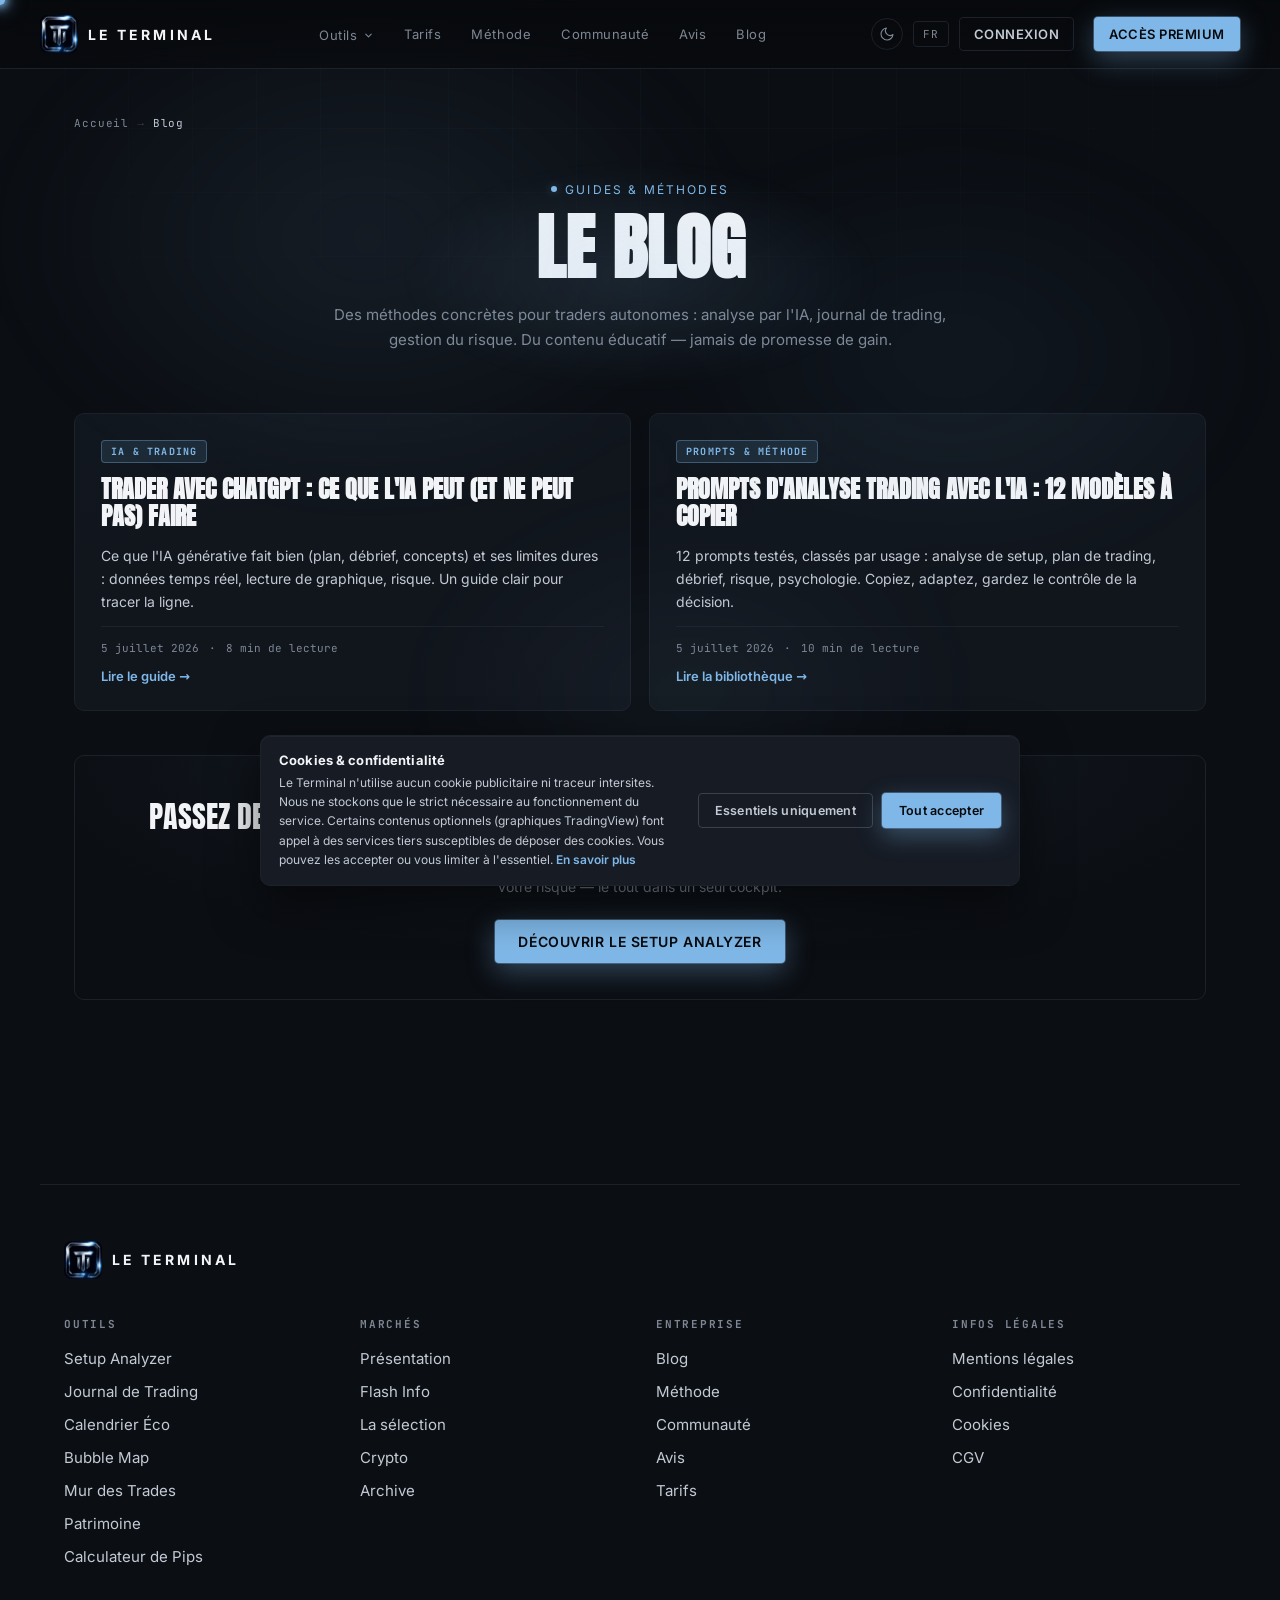
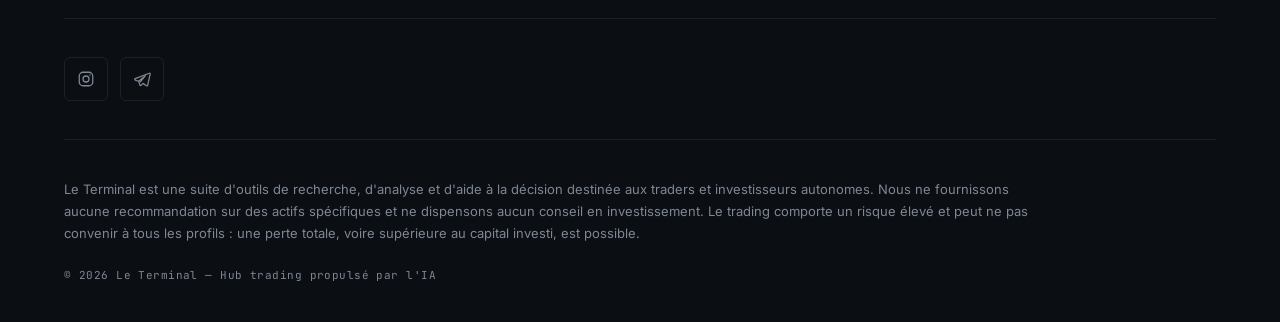
<file: blog/index.html>
<!DOCTYPE html>
<html lang="fr">
<head>
<meta charset="UTF-8">
<script>try{if(localStorage.getItem('lt_theme')==='light')document.documentElement.setAttribute('data-theme','light');}catch(e){}</script>
<link rel="icon" href="/favicon.ico" sizes="any">
<link rel="icon" type="image/png" sizes="32x32" href="/favicon-32x32.png">
<link rel="icon" type="image/png" sizes="16x16" href="/favicon-16x16.png">
<link rel="apple-touch-icon" href="/apple-touch-icon.png">
<meta name="viewport" content="width=device-width, initial-scale=1">
<title>Blog trading : IA, journal, risque — les guides | Le Terminal</title>
<meta name="description" content="Les guides trading du Terminal : analyser un graphique avec l'IA, tenir un journal de trading, gérer le risque. Méthodes concrètes, sans promesse de gain.">
<link rel="canonical" href="https://www.leterminal.net/blog">
<meta property="og:type" content="website">
<meta property="og:site_name" content="Le Terminal">
<meta property="og:locale" content="fr_FR">
<meta property="og:title" content="Blog trading : IA, journal, risque — les guides | Le Terminal">
<meta property="og:description" content="Les guides trading du Terminal : analyser un graphique avec l'IA, tenir un journal de trading, gérer le risque. Méthodes concrètes, sans promesse de gain.">
<meta property="og:url" content="https://www.leterminal.net/blog">
<meta property="og:image" content="https://www.leterminal.net/og-banner.jpg">
<meta property="og:image:width" content="1200">
<meta property="og:image:height" content="630">
<meta property="og:image:alt" content="Le Terminal — hub de trading IA">
<meta name="twitter:card" content="summary_large_image">
<meta name="twitter:title" content="Blog trading : IA, journal, risque — les guides | Le Terminal">
<meta name="twitter:description" content="Les guides trading du Terminal : analyser un graphique avec l'IA, tenir un journal de trading, gérer le risque. Méthodes concrètes, sans promesse de gain.">
<meta name="twitter:image" content="https://www.leterminal.net/og-banner.jpg">
<script type="application/ld+json">
{
  "@context": "https://schema.org",
  "@graph": [
    {
      "@type": "Blog",
      "@id": "https://www.leterminal.net/blog#blog",
      "name": "Blog Le Terminal",
      "url": "https://www.leterminal.net/blog",
      "description": "Les guides trading du Terminal : IA, journal de trading, gestion du risque. Contenu éducatif, sans promesse de gain.",
      "inLanguage": "fr-FR",
      "publisher": {
        "@type": "Organization",
        "name": "Le Terminal",
        "url": "https://www.leterminal.net/",
        "logo": { "@type": "ImageObject", "url": "https://www.leterminal.net/logo.png" }
      },
      "blogPost": [
        {
          "@type": "BlogPosting",
          "headline": "Trader avec ChatGPT : ce que l'IA peut (et ne peut pas) faire",
          "url": "https://www.leterminal.net/blog/trader-avec-chatgpt",
          "datePublished": "2026-07-05"
        },
        {
          "@type": "BlogPosting",
          "headline": "Prompts d'analyse trading avec l'IA : la bibliothèque à copier-coller",
          "url": "https://www.leterminal.net/blog/prompt-trading-ia",
          "datePublished": "2026-07-05"
        }
      ]
    },
    {
      "@type": "BreadcrumbList",
      "itemListElement": [
        { "@type": "ListItem", "position": 1, "name": "Accueil", "item": "https://www.leterminal.net/" },
        { "@type": "ListItem", "position": 2, "name": "Blog", "item": "https://www.leterminal.net/blog" }
      ]
    }
  ]
}
</script>
<link rel="preload" as="font" type="font/woff2" href="/fonts/anton-400-latin.woff2" crossorigin>
<link rel="stylesheet" href="/fonts.css">
<link rel="stylesheet" href="/design-system.css">
<link rel="stylesheet" href="/theme-light.css">
<link rel="stylesheet" href="/home.css">
<link rel="stylesheet" href="/blog/blog.css">
</head>
<body>
<a id="top"></a>
<div class="lt-progress" aria-hidden="true"><span class="lt-progress__fill"></span></div>

<!-- CHROME -->
<div class="lt-chrome" id="ltChrome">
  <header class="lt-nav">
    <a class="lt-nav__brand" href="/">
      <span class="lt-nav__mark"><img src="/logo-nav.webp" alt="Le Terminal" style="width:38px;height:38px;border-radius:8px;object-fit:cover;display:block;"></span>
      <span class="lt-nav__word">LE&nbsp;TERMINAL</span>
    </a>
    <nav class="lt-nav__links">
      <div class="lt-nav__drop" id="ltDrop">
        <button class="lt-nav__droptrigger" aria-expanded="false" data-en="Tools <span class='lt-nav__caret'><svg width='11' height='11' viewBox='0 0 24 24' fill='none' stroke='currentColor' stroke-width='2.4' stroke-linecap='round' stroke-linejoin='round'><polyline points='6 9 12 15 18 9'/></svg></span>">
          Outils <span class="lt-nav__caret"><svg width="11" height="11" viewBox="0 0 24 24" fill="none" stroke="currentColor" stroke-width="2.4" stroke-linecap="round" stroke-linejoin="round"><polyline points="6 9 12 15 18 9"/></svg></span>
        </button>
        <div class="lt-nav__menu">
          <a class="lt-nav__menuitem" href="/"><span class="lt-nav__menutop"><span class="lt-nav__menulabel" data-en="Home">Accueil</span><span class="lt-dot"></span></span><span class="lt-nav__menudesc" data-en="Overview">Vue d'ensemble</span></a>
          <a class="lt-nav__menuitem" href="/journal-presentation"><span class="lt-nav__menutop"><span class="lt-nav__menulabel">Journal de Trading</span><span class="lt-dot"></span></span><span class="lt-nav__menudesc" data-en="Calendar · P&amp;L · AI coach">Calendrier · P&amp;L · IA coach</span></a>
          <a class="lt-nav__menuitem" href="/analyzer-presentation"><span class="lt-nav__menutop"><span class="lt-nav__menulabel">Setup Analyzer</span><span class="lt-dot"></span></span><span class="lt-nav__menudesc" data-en="AI score for your setup">Score IA de votre setup</span></a>
          <a class="lt-nav__menuitem" href="/patrimoine-presentation"><span class="lt-nav__menutop"><span class="lt-nav__menulabel">Patrimoine</span><span class="lt-dot"></span></span><span class="lt-nav__menudesc" data-en="Long-term portfolio">Portefeuille long terme</span></a>
          <a class="lt-nav__menuitem" href="/calendrier-presentation"><span class="lt-nav__menutop"><span class="lt-nav__menulabel">Calendrier Éco</span><span class="lt-dot"></span></span><span class="lt-nav__menudesc">NFP · CPI · FOMC</span></a>
          <a class="lt-nav__menuitem" href="/bubble"><span class="lt-nav__menutop"><span class="lt-nav__menulabel">Bubble Map</span><span class="lt-dot"></span></span><span class="lt-nav__menudesc" data-en="Live capital flows">Flux de capitaux en direct</span></a>
          <a class="lt-nav__menuitem" href="/calculateur"><span class="lt-nav__menutop"><span class="lt-nav__menulabel">Calculateur de Pips</span><span class="lt-dot"></span></span><span class="lt-nav__menudesc" data-en="Position · risk · R:R">Position · risque · R:R</span></a>
          <a class="lt-nav__menuitem" href="/mur-des-trades"><span class="lt-nav__menutop"><span class="lt-nav__menulabel">Mur des Trades</span><span class="lt-dot"></span></span><span class="lt-nav__menudesc" data-en="Community-shared trades">Trades partagés par la communauté</span></a>
        </div>
      </div>
      <a href="/tarifs" data-en="Pricing">Tarifs</a>
      <a href="/#method" data-en="Method">Méthode</a>
      <a href="/#community" data-en="Community">Communauté</a>
      <a href="/avis" data-en="Reviews">Avis</a>
      <a href="/blog">Blog</a>
    </nav>
    <div class="lt-nav__actions">
      <span class="lt-nav__pill" id="ltLangPill" title="Changer de langue">FR</span>
      <button class="lt-btn lt-btn--ghost lt-btn--sm" id="loginBtn" onclick="window.ltOpenLogin?ltOpenLogin():void(0)" data-en="Sign in">Connexion</button>
      <div id="ltUserBar"></div>
      <a class="lt-btn lt-btn--primary lt-btn--sm lt-nav__cta" href="/tarifs"><svg class="lt-nav__cta-ic" width="15" height="15" viewBox="0 0 24 24" fill="none" stroke="currentColor" stroke-width="1.7" stroke-linecap="round" stroke-linejoin="round"><path d="M4 8l4.5 3.5L12 5l3.5 6.5L20 8l-1.6 9.5H5.6z"/></svg><span class="lt-nav__cta-txt" data-en="Premium Access">Accès Premium</span></a>
    </div>
  </header>
</div>

<main class="bl-wrap">
  <nav class="bl-crumb" aria-label="Fil d'Ariane">
    <a href="/" data-en="Home">Accueil</a><span class="sep">→</span><span class="cur">Blog</span>
  </nav>

  <section class="bl-hero">
    <div class="bl-hero__halo" aria-hidden="true"></div>
    <span class="lt-eyebrow" data-en="<span class='lt-dot'></span> Guides &amp; methods"><span class="lt-dot"></span> Guides &amp; méthodes</span>
    <h1 class="bl-hero__title" data-en="The blog">Le blog</h1>
    <p class="bl-hero__lede" data-en="Concrete methods for self-directed traders: AI analysis, trading journal, risk management. Educational content — no promise of gains, ever.">Des méthodes concrètes pour traders autonomes : analyse par l'IA, journal de trading, gestion du risque. Du contenu éducatif — jamais de promesse de gain.</p>
  </section>

  <section class="bl-grid">
    <article class="bl-card">
      <span class="bl-card__tag">IA &amp; Trading</span>
      <h2 class="bl-card__title"><a href="/blog/trader-avec-chatgpt">Trader avec ChatGPT : ce que l'IA peut (et ne peut pas) faire</a></h2>
      <p class="bl-card__exc" data-en="What generative AI does well (plan, debrief, concepts) and its hard limits: real-time data, chart reading, risk. A clear guide to draw the line.">Ce que l'IA générative fait bien (plan, débrief, concepts) et ses limites dures : données temps réel, lecture de graphique, risque. Un guide clair pour tracer la ligne.</p>
      <div class="bl-card__meta"><span>5 juillet 2026</span><span>·</span><span data-en="8 min read">8 min de lecture</span></div>
      <a class="bl-card__link" href="/blog/trader-avec-chatgpt" data-en="Read the guide →">Lire le guide →</a>
    </article>

    <article class="bl-card">
      <span class="bl-card__tag">Prompts &amp; méthode</span>
      <h2 class="bl-card__title"><a href="/blog/prompt-trading-ia">Prompts d'analyse trading avec l'IA : 12 modèles à copier</a></h2>
      <p class="bl-card__exc" data-en="12 tested prompts, sorted by use case: setup analysis, trading plan, debrief, risk, psychology. Copy, adapt, keep control of the decision.">12 prompts testés, classés par usage : analyse de setup, plan de trading, débrief, risque, psychologie. Copiez, adaptez, gardez le contrôle de la décision.</p>
      <div class="bl-card__meta"><span>5 juillet 2026</span><span>·</span><span data-en="10 min read">10 min de lecture</span></div>
      <a class="bl-card__link" href="/blog/prompt-trading-ia" data-en="Read the library →">Lire la bibliothèque →</a>
    </article>
  </section>

  <section class="bl-cta">
    <p class="bl-cta__t" data-en="Put the method into practice">Passez de la méthode à la pratique</p>
    <p data-en="Analyze your setups with a calibrated AI, log your trades and master your risk — all in one cockpit.">Analysez vos setups avec une IA calibrée, consignez vos trades et maîtrisez votre risque — le tout dans un seul cockpit.</p>
    <a class="lt-btn lt-btn--primary" href="/analyzer-presentation" data-en="Discover the Setup Analyzer">Découvrir le Setup Analyzer</a>
  </section>
</main>

<script>
(function(){
  'use strict';
  var fill=document.querySelector('.lt-progress__fill'), chrome=document.getElementById('ltChrome'), raf=0;
  function onScroll(){ if(raf) return; raf=requestAnimationFrame(function(){ raf=0; var h=document.documentElement; if(fill) fill.style.width=((h.scrollTop/Math.max(1,h.scrollHeight-h.clientHeight))*100).toFixed(2)+'%'; if(chrome) chrome.classList.toggle('is-scrolled', window.scrollY>24); }); }
  window.addEventListener('scroll', onScroll, {passive:true}); onScroll();
  var drop=document.getElementById('ltDrop');
  if(drop){ var menu=drop.querySelector('.lt-nav__menu'), caret=drop.querySelector('.lt-nav__caret'), trig=drop.querySelector('.lt-nav__droptrigger');
    function so(o){ if(menu) menu.classList.toggle('is-open',o); if(caret) caret.classList.toggle('is-open',o); if(trig) trig.setAttribute('aria-expanded',o); }
    drop.addEventListener('mouseenter',function(){so(true);}); drop.addEventListener('mouseleave',function(){so(false);});
  }
  /* Bascule FR/EN gérée par lang.js (délégation globale) — pas de wiring local. */
})();
</script>
<script src="/appshell.js"></script>
<script src="/menu.js"></script>
<footer class="lt-footer ltf">
  <div class="ltf__wrap">
    <div class="ltf__brand">
      <span class="lt-nav__mark"><img src="/logo-nav.webp" alt="Le Terminal" style="width:38px;height:38px;border-radius:8px;object-fit:cover;display:block;"></span>
      <span class="lt-nav__word">LE&nbsp;TERMINAL</span>
    </div>

    <div class="ltf__cols">
      <div class="ltf__col">
        <h4 class="ltf__h" data-en="Tools">Outils</h4>
        <a href="/analyzer-presentation">Setup Analyzer</a>
        <a href="/journal-presentation" data-en="Trading Journal">Journal de Trading</a>
        <a href="/calendrier-presentation" data-en="Economic Calendar">Calendrier Éco</a>
        <a href="/bubble">Bubble Map</a>
        <a href="/mur-des-trades" data-en="Trade Wall">Mur des Trades</a>
        <a href="/patrimoine-presentation" data-en="Wealth tracker">Patrimoine</a>
        <a href="/calculateur" data-en="Pip Calculator">Calculateur de Pips</a>
      </div>
      <div class="ltf__col">
        <h4 class="ltf__h" data-en="Markets">Marchés</h4>
        <a href="/eco-calendrier" data-en="Overview">Présentation</a>
        <a href="/eco-flash">Flash Info</a>
        <a href="/eco-selection" data-en="The selection">La sélection</a>
        <a href="/eco-crypto">Crypto</a>
        <a href="/eco-archive" data-en="Archive">Archive</a>
      </div>
      <div class="ltf__col">
        <h4 class="ltf__h" data-en="Company">Entreprise</h4>
        <a href="/blog">Blog</a>
        <a href="/#method" data-en="Method">Méthode</a>
        <a href="/#community" data-en="Community">Communauté</a>
        <a href="/avis" data-en="Reviews">Avis</a>
        <a href="/tarifs" data-en="Pricing">Tarifs</a>
      </div>
      <div class="ltf__col">
        <h4 class="ltf__h" data-en="Legal">Infos légales</h4>
        <a href="/legal#mentions" data-en="Legal notice">Mentions légales</a>
        <a href="/legal#confidentialite" data-en="Privacy">Confidentialité</a>
        <a href="/legal#cookies" data-en="Cookies">Cookies</a>
        <a href="/legal#cgv" data-en="Terms">CGV</a>
      </div>
    </div>

    <div class="ltf__sep"></div>

    <div class="ltf__mid">
      <div class="ltf__social">
        <a href="https://www.instagram.com/leterminalapp/" target="_blank" rel="noopener" aria-label="Instagram"><svg viewBox="0 0 24 24" fill="none" stroke="currentColor" stroke-width="1.7" stroke-linecap="round" stroke-linejoin="round"><rect x="3" y="3" width="18" height="18" rx="5"/><circle cx="12" cy="12" r="4"/><circle cx="17.3" cy="6.7" r="1" fill="currentColor" stroke="none"/></svg></a>
        <a href="https://t.me/leterminalfx" target="_blank" rel="noopener" aria-label="Telegram"><svg viewBox="0 0 24 24" fill="none" stroke="currentColor" stroke-width="1.7" stroke-linecap="round" stroke-linejoin="round"><path d="M21.5 4.3 2.9 11.4c-.9.35-.88 1.65.03 1.97l4.6 1.6 1.77 5.3c.27.66 1.13.79 1.6.25l2.5-2.7 4.45 3.28c.6.44 1.46.12 1.62-.61L22.9 5.4c.2-.92-.7-1.46-1.4-1.1z"/><path d="m7.5 15 9-7.5-6.6 8.3"/></svg></a>
      </div>
    </div>

    <div class="ltf__sep"></div>

    <p class="ltf__disc" data-en="Le Terminal is a suite of research, analysis and decision-support tools for self-directed traders and investors. We provide no recommendation on specific assets and no investment advice. Trading carries a high risk and may not suit every profile: a total loss — or a loss exceeding the capital invested — is possible.">Le Terminal est une suite d'outils de recherche, d'analyse et d'aide à la décision destinée aux traders et investisseurs autonomes. Nous ne fournissons aucune recommandation sur des actifs spécifiques et ne dispensons aucun conseil en investissement. Le trading comporte un risque élevé et peut ne pas convenir à tous les profils : une perte totale, voire supérieure au capital investi, est possible.</p>

    <div class="ltf__bottom">
      <span data-en="© 2026 Le Terminal — AI-powered trading hub">© 2026 Le Terminal — Hub trading propulsé par l'IA</span>
    </div>
  </div>
</footer>
<script src="/cookies.js"></script>
<script src="/lang.js"></script>
<script src="/theme.js"></script>
</body>
</html>
</file>
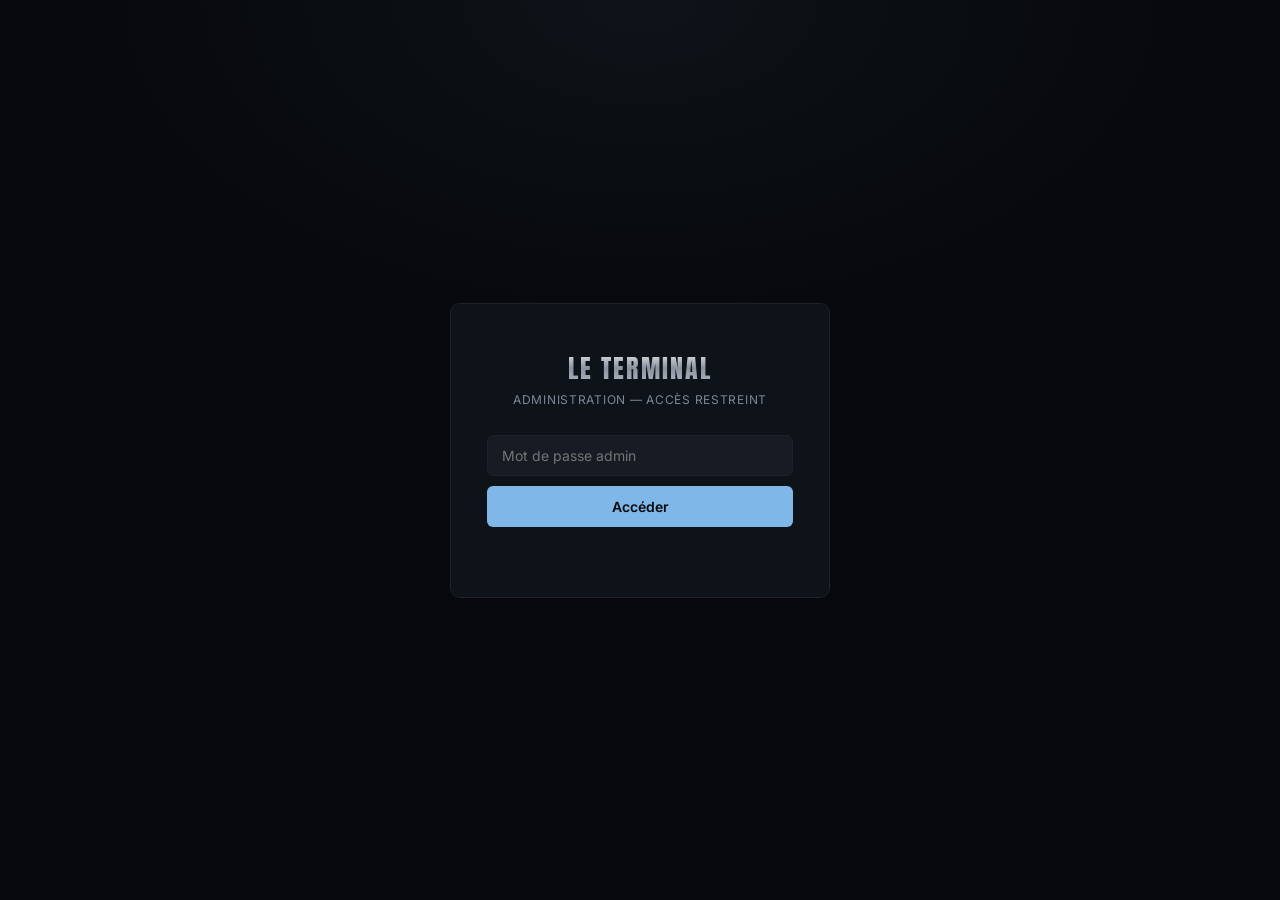
<file: admin-avis.html>
<!DOCTYPE html>
<html lang="fr">
<head>
<meta charset="UTF-8">
<link rel="icon" href="./favicon.ico" sizes="any">
<link rel="icon" type="image/png" sizes="32x32" href="./favicon-32x32.png">
<link rel="icon" type="image/png" sizes="16x16" href="./favicon-16x16.png">
<link rel="apple-touch-icon" href="./apple-touch-icon.png">
<meta name="viewport" content="width=device-width, initial-scale=1">
<title>Le Terminal — Admin</title>
<meta name="robots" content="noindex,follow">
<link rel="stylesheet" href="./fonts.css">
<link rel="stylesheet" href="./design-system.css">
<style>
*{box-sizing:border-box;margin:0;padding:0}
body{background:#07090C;color:#C3CAD4;font-family:'Inter',system-ui,sans-serif;min-height:100vh;-webkit-font-smoothing:antialiased}

/* ── AUTH GATE ── */
#authGate{display:flex;align-items:center;justify-content:center;min-height:100vh;padding:24px;background:radial-gradient(ellipse 60% 50% at 50% 0%,rgba(127,184,232,.06) 0%,transparent 70%)}
.ag-box{background:#0E1219;border:1px solid #1C212A;border-radius:10px;padding:44px 36px;width:100%;max-width:380px;text-align:center}
.ag-logo{font-family:'Anton',sans-serif;font-size:26px;text-transform:uppercase;letter-spacing:.08em;background:linear-gradient(180deg,#FBFCFE 0%,#8A929E 50%,#B7BEC9 100%);-webkit-background-clip:text;-webkit-text-fill-color:transparent;background-clip:text;margin-bottom:4px}
.ag-sub{font-size:12px;color:#7E8794;letter-spacing:.06em;text-transform:uppercase;margin-bottom:28px}
.ag-in{width:100%;background:#161B24;border:1px solid #1C212A;border-radius:6px;padding:11px 14px;color:#F2F4F7;font-family:'Inter',sans-serif;font-size:14px;outline:none;margin-bottom:10px;transition:border-color .15s}
.ag-in:focus{border-color:#7FB8E8}
.ag-btn{width:100%;padding:12px;background:#7FB8E8;border:none;border-radius:6px;color:#07090C;font-family:'Inter',sans-serif;font-size:14px;font-weight:600;cursor:pointer;transition:background .15s}
.ag-btn:hover{background:#BFDCF5}
.ag-err{font-size:12px;color:#F0647A;margin-top:8px;min-height:18px}

/* ── LAYOUT ── */
#admin{display:none;min-height:100vh}
.adm-nav{background:#0B0E13;border-bottom:1px solid #1C212A;padding:0 24px;display:flex;align-items:center;gap:0;position:sticky;top:0;z-index:100}
.adm-nav-logo{font-family:'Anton',sans-serif;font-size:15px;text-transform:uppercase;letter-spacing:.1em;color:#F2F4F7;margin-right:24px;white-space:nowrap;padding:14px 0}
.adm-tab{padding:16px 16px;border:none;border-bottom:2px solid transparent;background:transparent;color:#7E8794;font-family:'Inter',sans-serif;font-size:13px;font-weight:500;cursor:pointer;transition:all .15s;white-space:nowrap}
.adm-tab.active{color:#7FB8E8;border-bottom-color:#7FB8E8}
.adm-tab:hover:not(.active){color:#F2F4F7}
.adm-badge{display:inline-flex;align-items:center;justify-content:center;min-width:17px;height:17px;border-radius:99px;background:#F0647A;color:#fff;font-size:10px;font-weight:700;padding:0 4px;margin-left:5px}
.adm-body{padding:24px 24px 80px;max-width:1440px;margin:0 auto}

/* ── LIVE BAR ── */
.live-bar{display:flex;align-items:center;gap:12px;margin-bottom:20px;padding:10px 14px;background:#0E1219;border:1px solid #1C212A;border-radius:8px}
.live-dot{width:8px;height:8px;border-radius:50%;background:#4ADE9C;flex-shrink:0;animation:livepulse 2s infinite}
@keyframes livepulse{0%,100%{box-shadow:0 0 0 0 rgba(74,222,156,.6)}50%{box-shadow:0 0 0 5px rgba(74,222,156,0)}}
.live-label{font-family:'JetBrains Mono',monospace;font-size:11px;font-weight:600;color:#4ADE9C;text-transform:uppercase;letter-spacing:.1em}
.live-sep{color:#1C212A}
.live-upd{font-family:'JetBrains Mono',monospace;font-size:11px;color:#7E8794}
.live-countdown{font-family:'JetBrains Mono',monospace;font-size:11px;color:#7E8794;margin-left:auto}
.live-refreshbtn{padding:5px 12px;background:transparent;border:1px solid #1C212A;border-radius:4px;color:#7E8794;font-size:11px;font-family:'Inter',sans-serif;cursor:pointer;transition:all .15s;white-space:nowrap}
.live-refreshbtn:hover{border-color:#7FB8E8;color:#7FB8E8}

/* ── KPI GRID ── */
.kpi-row{display:grid;gap:10px;margin-bottom:10px}
.kpi-row--4{grid-template-columns:repeat(4,1fr)}
.kpi-row--4b{grid-template-columns:repeat(4,1fr)}
@media(max-width:1100px){.kpi-row--4,.kpi-row--4b{grid-template-columns:repeat(2,1fr)}}
@media(max-width:600px){.kpi-row--4,.kpi-row--4b{grid-template-columns:1fr 1fr}}

.kpi{background:#0E1219;border:1px solid #1C212A;border-radius:10px;padding:18px 20px;position:relative;overflow:hidden;transition:border-color .2s}
.kpi:hover{border-color:#3A414C}
.kpi__top-bar{position:absolute;top:0;left:0;right:0;height:2px}
.kpi--accent .kpi__top-bar{background:linear-gradient(90deg,#7FB8E8,rgba(127,184,232,0))}
.kpi--bull .kpi__top-bar{background:linear-gradient(90deg,#4ADE9C,rgba(74,222,156,0))}
.kpi--bear .kpi__top-bar{background:linear-gradient(90deg,#F0647A,rgba(240,100,122,0))}
.kpi--warn .kpi__top-bar{background:linear-gradient(90deg,#E8C268,rgba(232,194,104,0))}
.kpi--live .kpi__top-bar{background:linear-gradient(90deg,#4ADE9C,rgba(74,222,156,0))}
.kpi__label{font-size:10px;text-transform:uppercase;letter-spacing:.12em;color:#7E8794;margin-bottom:8px}
.kpi__val{font-family:'JetBrains Mono',monospace;font-size:34px;font-weight:700;line-height:1;margin-bottom:5px;color:#F2F4F7}
.kpi--accent .kpi__val{color:#7FB8E8}
.kpi--bull .kpi__val{color:#4ADE9C}
.kpi--bear .kpi__val{color:#F0647A}
.kpi--warn .kpi__val{color:#E8C268}
.kpi--live .kpi__val{color:#4ADE9C}
.kpi__sub{font-size:11px;color:#7E8794}
.kpi__live-badge{position:absolute;top:14px;right:14px;display:flex;align-items:center;gap:5px;font-family:'JetBrains Mono',monospace;font-size:10px;color:#4ADE9C;font-weight:600}
.kpi__live-badge-dot{width:6px;height:6px;border-radius:50%;background:#4ADE9C;animation:livepulse 2s infinite}

/* ── CHARTS LAYOUT ── */
.charts-2{display:grid;grid-template-columns:1fr 1fr;gap:10px;margin-bottom:10px}
.charts-3{display:grid;grid-template-columns:3fr 2fr;gap:10px;margin-bottom:10px}
.charts-feed{display:grid;grid-template-columns:3fr 2fr;gap:10px;margin-bottom:10px}
@media(max-width:900px){.charts-2,.charts-3,.charts-feed{grid-template-columns:1fr}}

.chart-box{background:#0E1219;border:1px solid #1C212A;border-radius:10px;padding:20px 20px 16px}
.chart-box__title{font-size:10px;text-transform:uppercase;letter-spacing:.12em;color:#7E8794;margin-bottom:16px;display:flex;align-items:center;justify-content:space-between}
.chart-box__title span{font-family:'JetBrains Mono',monospace;font-size:12px;color:#F2F4F7;font-weight:600}
.chart-wrap{width:100%;overflow:hidden}

/* ── TOP PAGES ── */
.pages-list{display:flex;flex-direction:column;gap:8px}
.page-row{display:flex;align-items:center;gap:10px}
.page-rank{font-family:'JetBrains Mono',monospace;font-size:10px;color:#7E8794;width:16px;flex-shrink:0;text-align:right}
.page-name{font-family:'JetBrains Mono',monospace;font-size:12px;color:#C3CAD4;flex:1;overflow:hidden;text-overflow:ellipsis;white-space:nowrap}
.page-bar-wrap{width:80px;height:4px;background:#161B24;border-radius:99px;overflow:hidden;flex-shrink:0}
.page-bar{height:100%;border-radius:99px;background:#7FB8E8;transition:width .4s}
.page-count{font-family:'JetBrains Mono',monospace;font-size:11px;color:#7E8794;width:28px;text-align:right;flex-shrink:0}

/* ── LIVE FEED ── */
.feed-list{display:flex;flex-direction:column;gap:1px;max-height:380px;overflow-y:auto}
.feed-list::-webkit-scrollbar{width:4px}
.feed-list::-webkit-scrollbar-track{background:transparent}
.feed-list::-webkit-scrollbar-thumb{background:#1C212A;border-radius:99px}
.feed-item{display:grid;grid-template-columns:auto 1fr auto;gap:8px;align-items:center;padding:8px 10px;border-radius:6px;transition:background .15s}
.feed-item:hover{background:#0B0E13}
.feed-item--new{background:rgba(74,222,156,.04)}
.feed-item__time{font-family:'JetBrains Mono',monospace;font-size:10px;color:#7E8794;white-space:nowrap;min-width:64px}
.feed-item__mid{min-width:0}
.feed-item__page{font-family:'JetBrains Mono',monospace;font-size:12px;color:#C3CAD4;overflow:hidden;text-overflow:ellipsis;white-space:nowrap}
.feed-item__email{font-size:11px;color:#7E8794;overflow:hidden;text-overflow:ellipsis;white-space:nowrap;margin-top:1px}
.feed-item__right{display:flex;align-items:center;gap:6px;flex-shrink:0}
.feed-dot{width:6px;height:6px;border-radius:50%;flex-shrink:0}
.feed-dot--pv{background:#7FB8E8}
.feed-dot--se{background:#7E8794}
.feed-device{color:#7E8794}
.feed-empty{text-align:center;padding:40px 16px;color:#7E8794;font-size:13px}

/* ── USERS TABLE ── */
.tbl-box{background:#0E1219;border:1px solid #1C212A;border-radius:10px;padding:18px 20px}
.tbl-box__title{font-size:10px;text-transform:uppercase;letter-spacing:.12em;color:#7E8794;margin-bottom:14px}
.tbl{width:100%;border-collapse:collapse;font-size:12px}
.tbl th{text-align:left;padding:6px 8px;font-size:10px;text-transform:uppercase;letter-spacing:.1em;color:#7E8794;border-bottom:1px solid #1C212A}
.tbl td{padding:8px 8px;border-bottom:1px solid #0B0E13;color:#C3CAD4;vertical-align:middle}
.tbl tr:last-child td{border-bottom:none}
.tbl tr:hover td{background:rgba(255,255,255,.015)}
.badge-pro{display:inline-block;padding:2px 7px;border-radius:4px;background:rgba(74,222,156,.1);border:1px solid rgba(74,222,156,.25);color:#4ADE9C;font-size:10px;font-weight:600}
.badge-free{display:inline-block;padding:2px 7px;border-radius:4px;background:#0B0E13;border:1px solid #1C212A;color:#7E8794;font-size:10px}

/* ── REVIEWS ── */
.adm-grid{display:flex;flex-direction:column;gap:10px}
.adm-card{background:#0E1219;border:1px solid #1C212A;border-radius:10px;padding:18px 20px;display:grid;grid-template-columns:1fr auto;gap:14px;align-items:start;transition:border-color .15s}
.adm-card:hover{border-color:#3A414C}
.adm-card__meta{display:flex;align-items:center;gap:10px;margin-bottom:6px;flex-wrap:wrap}
.adm-card__name{font-weight:600;font-size:14px;color:#F2F4F7}
.adm-card__role{font-size:11px;color:#7E8794;background:#161B24;padding:2px 7px;border-radius:4px}
.adm-card__stars{display:flex;gap:2px;color:#E8C268}
.adm-card__date{font-family:'JetBrains Mono',monospace;font-size:10px;color:#7E8794;margin-left:auto}
.adm-card__email{font-family:'JetBrains Mono',monospace;font-size:11px;color:#7E8794;margin-bottom:8px}
.adm-card__body{font-size:13.5px;color:#C3CAD4;line-height:1.65}
.adm-card__actions{display:flex;flex-direction:column;gap:7px;min-width:108px}
.btn-approve{padding:7px 12px;background:rgba(74,222,156,.08);border:1px solid rgba(74,222,156,.25);border-radius:5px;color:#4ADE9C;font-family:'Inter',sans-serif;font-size:12px;font-weight:600;cursor:pointer;width:100%;transition:background .15s}
.btn-approve:hover{background:rgba(74,222,156,.18)}
.btn-delete{padding:7px 12px;background:rgba(240,100,122,.06);border:1px solid rgba(240,100,122,.2);border-radius:5px;color:#F0647A;font-family:'Inter',sans-serif;font-size:12px;font-weight:600;cursor:pointer;width:100%;transition:background .15s}
.btn-delete:hover{background:rgba(240,100,122,.14)}
.btn-unapprove{padding:7px 12px;background:rgba(232,194,104,.06);border:1px solid rgba(232,194,104,.2);border-radius:5px;color:#E8C268;font-family:'Inter',sans-serif;font-size:12px;font-weight:600;cursor:pointer;width:100%;transition:background .15s}
.btn-unapprove:hover{background:rgba(232,194,104,.14)}
.adm-empty{text-align:center;padding:64px 24px;color:#7E8794;font-size:14px}
.adm-loader{text-align:center;padding:48px;color:#7E8794;font-size:13px}
.adm-count{font-size:12px;color:#7E8794;margin-bottom:12px}

/* ── SECTION DIVIDERS ── */
.section-gap{margin-bottom:10px}
</style>
</head>
<body>

<!-- AUTH -->
<div id="authGate">
  <div class="ag-box">
    <div class="ag-logo">Le Terminal</div>
    <div class="ag-sub">Administration — accès restreint</div>
    <input class="ag-in" id="agPass" type="password" placeholder="Mot de passe admin" autocomplete="current-password">
    <button class="ag-btn" id="agBtn">Accéder</button>
    <div class="ag-err" id="agErr"></div>
  </div>
</div>

<!-- ADMIN -->
<div id="admin">
  <nav class="adm-nav">
    <span class="adm-nav-logo">Admin</span>
    <button class="adm-tab active" id="tabStats"   onclick="showTab('stats')">Statistiques</button>
    <button class="adm-tab"        id="tabPending" onclick="showTab('pending')">En attente <span id="badgePending" class="adm-badge" style="display:none"></span></button>
    <button class="adm-tab"        id="tabApproved"onclick="showTab('approved')">Publiés</button>
  </nav>
  <div class="adm-body">
    <div id="panelStats"></div>
    <div id="panelPending"  style="display:none"></div>
    <div id="panelApproved" style="display:none"></div>
  </div>
</div>

<script>
var ADMIN_PASS  = 'leterminal-admin-2026';
var STATS_API   = '/api/admin-stats';
var REVIEWS_API = '/api/admin-reviews';
var curTab      = 'stats';
var reviewData  = { pending: [], approved: [] };
var refreshTimer, refreshCountdown, countdownInterval;
var REFRESH_INTERVAL = 30; // seconds
var svgCtr = 0;
var lastStatsData = null;

// ── Auth ──────────────────────────────────────────────
document.getElementById('agBtn').onclick = function() {
  var p = document.getElementById('agPass').value.trim();
  if (p !== ADMIN_PASS) { document.getElementById('agErr').textContent = 'Mot de passe incorrect.'; return; }
  document.getElementById('authGate').style.display = 'none';
  document.getElementById('admin').style.display = 'block';
  loadAll();
  startAutoRefresh();
};
document.getElementById('agPass').onkeydown = function(e) { if (e.key === 'Enter') document.getElementById('agBtn').click(); };

function showTab(tab) {
  curTab = tab;
  ['stats','pending','approved'].forEach(function(t) {
    var T = t.charAt(0).toUpperCase() + t.slice(1);
    document.getElementById('tab'+T).className = 'adm-tab' + (t===tab?' active':'');
    document.getElementById('panel'+T).style.display = t===tab ? '' : 'none';
  });
}

function loadAll() { loadStats(); loadReviews(); }

// ── Auto-refresh ──────────────────────────────────────
function startAutoRefresh() {
  clearTimeout(refreshTimer);
  clearInterval(countdownInterval);
  refreshCountdown = REFRESH_INTERVAL;
  updateCountdown();
  countdownInterval = setInterval(function() {
    refreshCountdown--;
    updateCountdown();
    if (refreshCountdown <= 0) {
      refreshCountdown = REFRESH_INTERVAL;
      loadStats();
    }
  }, 1000);
}

function updateCountdown() {
  var el = document.getElementById('liveCountdown');
  if (el) el.textContent = 'Actualisation dans ' + refreshCountdown + 's';
}

function manualRefresh() {
  refreshCountdown = REFRESH_INTERVAL;
  loadStats();
}

// ── Helpers ───────────────────────────────────────────
function esc(s) {
  return String(s == null ? '' : s)
    .replace(/&/g,'&amp;').replace(/</g,'&lt;').replace(/>/g,'&gt;').replace(/"/g,'&quot;');
}
function fmtDur(s) {
  if (!s) return '—';
  if (s < 60) return s + 's';
  return Math.floor(s/60) + 'm ' + (s%60) + 's';
}
function fmtDate(iso) {
  try { return new Date(iso).toLocaleDateString('fr-FR',{day:'numeric',month:'short',year:'numeric'}); }
  catch(e) { return ''; }
}
function relTime(iso) {
  if (!iso) return '—';
  var diff = Math.floor((Date.now() - new Date(iso)) / 1000);
  if (diff < 5)   return 'maintenant';
  if (diff < 60)  return 'il y a ' + diff + 's';
  if (diff < 3600)return 'il y a ' + Math.floor(diff/60) + 'min';
  return 'il y a ' + Math.floor(diff/3600) + 'h';
}
function isMobile(ua) {
  return ua && /Mobile|Android|iPhone/i.test(ua);
}
function deviceSvg(ua) {
  if (isMobile(ua)) {
    return '<svg class="feed-device" viewBox="0 0 24 24" width="12" height="12" fill="none" stroke="currentColor" stroke-width="1.5"><rect x="5" y="2" width="14" height="20" rx="2"/><circle cx="12" cy="17.5" r=".8" fill="currentColor" stroke="none"/></svg>';
  }
  return '<svg class="feed-device" viewBox="0 0 24 24" width="12" height="12" fill="none" stroke="currentColor" stroke-width="1.5"><rect x="2" y="4" width="20" height="13" rx="1.5"/><path d="M8 21h8M12 17v4"/></svg>';
}
function stars(n) {
  var s = '';
  for (var i = 0; i < 5; i++) {
    s += '<svg viewBox="0 0 24 24" width="12" height="12" style="opacity:'+(i<n?1:.18)+'"><path d="M12 2l2.95 6.18 6.8.62-5.13 4.5 1.54 6.65L12 17.1 5.84 20.45l1.54-6.65L2.25 8.8l6.8-.62z" fill="currentColor"/></svg>';
  }
  return s;
}
function frDate(iso) {
  try { return new Date(iso).toLocaleDateString('fr-FR',{day:'numeric',month:'short',year:'numeric',hour:'2-digit',minute:'2-digit'}); }
  catch(e) { return ''; }
}

// ── SVG Charts ────────────────────────────────────────
function svgLine(data, color, h) {
  h = h || 110;
  var W = 600, padL = 4, padR = 4, padT = 12, padB = 22;
  var pw = W - padL - padR, ph = h - padT - padB;
  var counts = data.map(function(d){ return d.count || 0; });
  var max = Math.max.apply(null, counts) || 1;
  var n = data.length;
  if (n < 2) return '<text x="300" y="55" fill="#3A414C" font-size="12" text-anchor="middle" font-family="Inter,sans-serif">Pas encore de données</text>';
  var pts = data.map(function(d, i) {
    return [padL + (i/(n-1))*pw, padT + ph - ((d.count||0)/max)*ph];
  });
  // Smooth bezier
  var path = pts.reduce(function(acc, p, i) {
    if (i === 0) return 'M'+p[0].toFixed(1)+','+p[1].toFixed(1);
    var prev = pts[i-1];
    var cx = ((prev[0]+p[0])/2).toFixed(1);
    return acc+' C'+cx+','+prev[1].toFixed(1)+' '+cx+','+p[1].toFixed(1)+' '+p[0].toFixed(1)+','+p[1].toFixed(1);
  }, '');
  var area = path + ' L'+pts[n-1][0].toFixed(1)+','+(padT+ph)+' L'+pts[0][0].toFixed(1)+','+(padT+ph)+' Z';
  // Grid lines (3 horizontal)
  var grid = [0, 0.5, 1].map(function(f) {
    var y = (padT + ph - f*ph).toFixed(1);
    return '<line x1="'+padL+'" y1="'+y+'" x2="'+(W-padR)+'" y2="'+y+'" stroke="rgba(255,255,255,0.035)" stroke-width="1"/>';
  }).join('');
  // X labels (every 2nd point)
  var labels = data.map(function(d, i) {
    if (i % 2 !== 0) return '';
    var x = pts[i][0].toFixed(1);
    var lbl = d.date ? d.date.slice(5) : (d.hour !== undefined ? d.hour+'h' : '');
    return '<text x="'+x+'" y="'+(h-5)+'" fill="rgba(255,255,255,0.22)" font-size="9" text-anchor="middle" font-family="JetBrains Mono,monospace">'+lbl+'</text>';
  }).join('');
  // Dots with tooltip
  var dots = pts.map(function(p, i) {
    var d = data[i];
    var lbl = d.date || (d.hour !== undefined ? d.hour+'h' : '');
    return '<circle cx="'+p[0].toFixed(1)+'" cy="'+p[1].toFixed(1)+'" r="2.8" fill="'+color+'" stroke="#0E1219" stroke-width="1.5"><title>'+d.count+' — '+lbl+'</title></circle>';
  }).join('');
  var gid = 'g'+(++svgCtr);
  return '<svg viewBox="0 0 '+W+' '+h+'" xmlns="http://www.w3.org/2000/svg" style="width:100%;display:block">'
    +'<defs><linearGradient id="'+gid+'" x1="0" y1="0" x2="0" y2="1">'
    +'<stop offset="0%" stop-color="'+color+'" stop-opacity="0.22"/>'
    +'<stop offset="100%" stop-color="'+color+'" stop-opacity="0"/>'
    +'</linearGradient></defs>'
    +grid
    +'<path d="'+area+'" fill="url(#'+gid+')"/>'
    +'<path d="'+path+'" fill="none" stroke="'+color+'" stroke-width="2" stroke-linecap="round" stroke-linejoin="round"/>'
    +dots+labels
    +'</svg>';
}

function svgHourBar(data) {
  var W = 600, H = 72;
  var counts = data.map(function(d){ return d.count||0; });
  var max = Math.max.apply(null, counts) || 1;
  var barW = W / 24;
  var bars = data.map(function(d, i) {
    var bh = Math.max((d.count/max)*52, 2);
    var x = (i * barW + 1).toFixed(1);
    var y = (60 - bh).toFixed(1);
    var op = (0.3 + (d.count/max)*0.7).toFixed(2);
    var color = d.count > 0 ? '#7FB8E8' : '#1C212A';
    var lbl = (i % 4 === 0) ? '<text x="'+(i*barW+barW/2).toFixed(1)+'" y="70" fill="rgba(255,255,255,0.22)" font-size="8" text-anchor="middle" font-family="JetBrains Mono,monospace">'+i+'h</text>' : '';
    return '<rect x="'+x+'" y="'+y+'" width="'+(barW-2).toFixed(1)+'" height="'+bh.toFixed(1)+'" fill="'+color+'" opacity="'+op+'" rx="1"><title>'+d.count+' visites à '+i+'h</title></rect>'+lbl;
  }).join('');
  return '<svg viewBox="0 0 '+W+' '+H+'" xmlns="http://www.w3.org/2000/svg" style="width:100%;display:block">'+bars+'</svg>';
}

// ── Render Stats ──────────────────────────────────────
function loadStats() {
  if (!document.getElementById('liveUpdated')) {
    document.getElementById('panelStats').innerHTML = '<div class="adm-loader">Chargement…</div>';
  }
  fetch(STATS_API, { headers: { 'X-Admin-Pass': ADMIN_PASS } })
    .then(function(r){ return r.json(); })
    .then(function(d){ lastStatsData = d; renderStats(d); })
    .catch(function(){ if (!lastStatsData) document.getElementById('panelStats').innerHTML = '<div class="adm-empty">Erreur de chargement.</div>'; });
}

function renderStats(d) {
  var u  = d.users   || {};
  var t  = d.traffic || {};
  var c  = d.charts  || {};
  var co = d.content || {};
  var lv = d.live    || {};

  var now = new Date().toLocaleTimeString('fr-FR', { hour: '2-digit', minute: '2-digit', second: '2-digit' });

  // Live bar
  var liveBar = '<div class="live-bar">'
    +'<span class="live-dot"></span>'
    +'<span class="live-label">Live</span>'
    +'<span class="live-sep">|</span>'
    +'<span class="live-upd" id="liveUpdated">Actualisé à '+now+'</span>'
    +'<span class="live-countdown" id="liveCountdown">Actualisation dans '+refreshCountdown+'s</span>'
    +'<button class="live-refreshbtn" onclick="manualRefresh()">Actualiser</button>'
    +'</div>';

  // KPI row 1: Active now, Today, Users, PRO
  var kpiRow1 = '<div class="kpi-row kpi-row--4" style="margin-bottom:10px">'
    +'<div class="kpi kpi--live"><div class="kpi__top-bar"></div>'
    +'<div class="kpi__live-badge"><span class="kpi__live-badge-dot"></span>EN DIRECT</div>'
    +'<div class="kpi__label">Actifs maintenant</div>'
    +'<div class="kpi__val">'+(t.active_now||0)+'</div>'
    +'<div class="kpi__sub">dernières 5 minutes</div></div>'

    +'<div class="kpi kpi--accent"><div class="kpi__top-bar"></div>'
    +'<div class="kpi__label">Visites aujourd\'hui</div>'
    +'<div class="kpi__val">'+(t.views_today||0)+'</div>'
    +'<div class="kpi__sub">'+(t.sessions_today||0)+' sessions uniques</div></div>'

    +'<div class="kpi kpi--bull"><div class="kpi__top-bar"></div>'
    +'<div class="kpi__label">Utilisateurs total</div>'
    +'<div class="kpi__val">'+(u.total||0)+'</div>'
    +'<div class="kpi__sub">'+(u.total ? Math.round((u.pro||0)/(u.total)*100) : 0)+'% PRO</div></div>'

    +'<div class="kpi kpi--accent"><div class="kpi__top-bar"></div>'
    +'<div class="kpi__label">Comptes PRO</div>'
    +'<div class="kpi__val">'+(u.pro||0)+'</div>'
    +'<div class="kpi__sub">'+(u.free||0)+' comptes gratuits</div></div>'
    +'</div>';

  // KPI row 2: 7j, 30j, Duration, Reviews
  var kpiRow2 = '<div class="kpi-row kpi-row--4b" style="margin-bottom:20px">'
    +'<div class="kpi"><div class="kpi__top-bar" style="background:linear-gradient(90deg,#7FB8E8,transparent)"></div>'
    +'<div class="kpi__label">Visites 7 jours</div>'
    +'<div class="kpi__val" style="font-size:28px">'+(t.views_7d||0)+'</div>'
    +'<div class="kpi__sub">'+(t.sessions_7d||0)+' sessions</div></div>'

    +'<div class="kpi"><div class="kpi__top-bar" style="background:linear-gradient(90deg,#7FB8E8,transparent)"></div>'
    +'<div class="kpi__label">Visites 30 jours</div>'
    +'<div class="kpi__val" style="font-size:28px">'+(t.views_30d||0)+'</div>'
    +'<div class="kpi__sub">&nbsp;</div></div>'

    +'<div class="kpi"><div class="kpi__top-bar" style="background:linear-gradient(90deg,#E8C268,transparent)"></div>'
    +'<div class="kpi__label">Durée moy. session</div>'
    +'<div class="kpi__val" style="font-size:28px;color:#E8C268">'+fmtDur(t.avg_duration_s)+'</div>'
    +'<div class="kpi__sub">30 derniers jours</div></div>'

    +'<div class="kpi kpi--warn"><div class="kpi__top-bar"></div>'
    +'<div class="kpi__label">Avis en attente</div>'
    +'<div class="kpi__val" style="font-size:28px">'+(co.reviews_pending||0)+'</div>'
    +'<div class="kpi__sub">'+(co.reviews_published||0)+' publiés</div></div>'
    +'</div>';

  // Charts row 1: daily views + daily signups
  var chartViews   = svgLine(c.daily_views   || [], '#7FB8E8');
  var chartSignups = svgLine(c.daily_signups || [], '#4ADE9C');
  var charts1 = '<div class="charts-2">'
    +'<div class="chart-box"><div class="chart-box__title">Visites par jour — 14 jours <span>'+((c.daily_views||[]).reduce(function(a,x){return a+x.count;},0))+'</span></div><div class="chart-wrap">'+chartViews+'</div></div>'
    +'<div class="chart-box"><div class="chart-box__title">Inscriptions par jour — 14 jours <span>'+((c.daily_signups||[]).reduce(function(a,x){return a+x.count;},0))+'</span></div><div class="chart-wrap">'+chartSignups+'</div></div>'
    +'</div>';

  // Charts row 2: hourly + top pages
  var chartHour = svgHourBar(c.hourly || []);
  var maxPage = (c.top_pages && c.top_pages[0]) ? c.top_pages[0].count : 1;
  var topPagesHtml = (c.top_pages || []).map(function(p, i) {
    var pct = Math.round((p.count/maxPage)*100);
    return '<div class="page-row">'
      +'<span class="page-rank">'+(i+1)+'</span>'
      +'<span class="page-name">'+esc(p.page)+'</span>'
      +'<div class="page-bar-wrap"><div class="page-bar" style="width:'+pct+'%"></div></div>'
      +'<span class="page-count">'+p.count+'</span>'
      +'</div>';
  }).join('') || '<div style="color:#7E8794;font-size:12px;padding:16px 0">Aucune donnée — le tracker collecte dès maintenant.</div>';

  var charts2 = '<div class="charts-2" style="margin-bottom:10px">'
    +'<div class="chart-box"><div class="chart-box__title">Heures de pointe — 7 jours</div><div class="chart-wrap">'+chartHour+'</div></div>'
    +'<div class="chart-box"><div class="chart-box__title">Pages les plus visitées — 30 jours</div><div class="pages-list">'+topPagesHtml+'</div></div>'
    +'</div>';

  // Live feed + recent users
  var feedItems = '';
  var evts = (lv.events || []).filter(function(e){ return e.event_type === 'pageview'; });
  if (evts.length === 0) {
    feedItems = '<div class="feed-empty">Aucune visite enregistrée pour l\'instant.</div>';
  } else {
    feedItems = evts.slice(0, 40).map(function(e, i) {
      var mobile = isMobile(e.ua);
      var newCls = i < 3 ? ' feed-item--new' : '';
      return '<div class="feed-item'+newCls+'">'
        +'<span class="feed-item__time">'+relTime(e.created_at)+'</span>'
        +'<div class="feed-item__mid">'
          +'<div class="feed-item__page">'+(e.page || 'index')+'</div>'
          +'<div class="feed-item__email">'+(e.user_email ? esc(e.user_email) : 'Visiteur anonyme')+(e.session_id ? ' · #'+e.session_id : '')+'</div>'
        +'</div>'
        +'<div class="feed-item__right">'
          +'<span class="feed-dot feed-dot--pv"></span>'
          +deviceSvg(e.ua)
        +'</div>'
        +'</div>';
    }).join('');
  }

  var recentUsersHtml = (u.recent || []).map(function(usr) {
    return '<tr>'
      +'<td style="font-family:\'JetBrains Mono\',monospace;font-size:11px">'+esc(usr.email||'—')+'</td>'
      +'<td>'+(usr.is_pro?'<span class="badge-pro">PRO</span>':'<span class="badge-free">Gratuit</span>')+'</td>'
      +'<td style="font-family:\'JetBrains Mono\',monospace;font-size:11px;color:#7E8794">'+fmtDate(usr.created_at)+'</td>'
      +'</tr>';
  }).join('') || '<tr><td colspan="3" style="color:#7E8794;padding:16px 8px">Aucun utilisateur</td></tr>';

  var feedAndUsers = '<div class="charts-feed">'
    +'<div class="chart-box" style="padding:18px 16px">'
      +'<div class="chart-box__title">Flux de connexions en temps réel <span>'+(evts.length||0)+'</span></div>'
      +'<div class="feed-list">'+feedItems+'</div>'
    +'</div>'
    +'<div class="tbl-box">'
      +'<div class="tbl-box__title">Derniers inscrits</div>'
      +'<table class="tbl"><thead><tr><th>Email</th><th>Statut</th><th>Inscription</th></tr></thead>'
      +'<tbody>'+recentUsersHtml+'</tbody></table>'
    +'</div>'
    +'</div>';

  document.getElementById('panelStats').innerHTML = liveBar + kpiRow1 + kpiRow2 + charts1 + charts2 + feedAndUsers;
}

// ── Reviews ───────────────────────────────────────────
function loadReviews() {
  fetch(REVIEWS_API + '?all=1', { headers: { 'X-Admin-Pass': ADMIN_PASS } })
    .then(function(r){ return r.json(); })
    .then(function(d) {
      reviewData.pending  = (d.reviews || []).filter(function(r){ return !r.approved; });
      reviewData.approved = (d.reviews || []).filter(function(r){ return  r.approved; });
      var badge = document.getElementById('badgePending');
      if (reviewData.pending.length > 0) { badge.textContent = reviewData.pending.length; badge.style.display = ''; }
      else badge.style.display = 'none';
      renderReviews('pending');
      renderReviews('approved');
    })
    .catch(function(){});
}

function renderReviews(tab) {
  var rows = reviewData[tab];
  var panelId = 'panel' + tab.charAt(0).toUpperCase() + tab.slice(1);
  var area = document.getElementById(panelId);
  if (!rows.length) {
    area.innerHTML = '<div class="adm-empty">'+(tab==='pending'?'Aucun avis en attente.':'Aucun avis publié.')+'</div>';
    return;
  }
  area.innerHTML = '<div class="adm-count">'+rows.length+' avis</div>'
    +'<div class="adm-grid">'+rows.map(function(rv) {
      return '<div class="adm-card">'
        +'<div>'
        +'<div class="adm-card__meta">'
          +'<span class="adm-card__name">'+esc(rv.author_name)+'</span>'
          +(rv.role ? '<span class="adm-card__role">'+esc(rv.role)+'</span>' : '')
          +'<span class="adm-card__stars">'+stars(rv.rating)+'</span>'
          +'<span class="adm-card__date">'+frDate(rv.created_at)+'</span>'
        +'</div>'
        +(rv.user_email ? '<div class="adm-card__email">'+esc(rv.user_email)+'</div>' : '')
        +'<div class="adm-card__body">'+esc(rv.body)+'</div>'
        +'</div>'
        +'<div class="adm-card__actions">'
          +(tab==='pending'
            ? '<button class="btn-approve" onclick="approveRv(\''+rv.id+'\')">Approuver</button>'
            : '<button class="btn-unapprove" onclick="unapproveRv(\''+rv.id+'\')">Retirer</button>')
          +'<button class="btn-delete" onclick="deleteRv(\''+rv.id+'\')">Supprimer</button>'
        +'</div>'
        +'</div>';
    }).join('')+'</div>';
}

function approveRv(id) {
  if (!confirm('Publier cet avis ?')) return;
  fetch(REVIEWS_API, { method:'PATCH', headers:{'Content-Type':'application/json','X-Admin-Pass':ADMIN_PASS}, body:JSON.stringify({id:id,approved:true}) })
    .then(function(r){ return r.json(); }).then(function(d){ if (d.ok) loadReviews(); });
}
function unapproveRv(id) {
  if (!confirm('Retirer cet avis de la publication ?')) return;
  fetch(REVIEWS_API, { method:'PATCH', headers:{'Content-Type':'application/json','X-Admin-Pass':ADMIN_PASS}, body:JSON.stringify({id:id,approved:false}) })
    .then(function(r){ return r.json(); }).then(function(d){ if (d.ok) loadReviews(); });
}
function deleteRv(id) {
  if (!confirm('Supprimer définitivement cet avis ?')) return;
  fetch(REVIEWS_API, { method:'DELETE', headers:{'Content-Type':'application/json','X-Admin-Pass':ADMIN_PASS}, body:JSON.stringify({id:id}) })
    .then(function(r){ return r.json(); }).then(function(d){ if (d.ok) loadReviews(); });
}
</script>
</body>
</html>
</file>
<file: design-system.css>
/* ============================================================
   LE TERMINAL — DESIGN SYSTEM (extrait du nouveau design Claude)
   Réutilisable par toutes les pages. Importer ce seul fichier.
   Polices chargées via Google Fonts CDN.
   ============================================================ */

/* Polices auto-hébergées via fonts.css (RGPD : plus d'appel Google Fonts) */
/* ============================================================
   COLOR TOKENS — "Cinematic Luxury"
   ============================================================ */
:root {
  /* ---- Backgrounds (deepest → raised surface) ---- */
  --bg-void: #07090C;
  --bg-base: #0B0E13;
  --bg-surface: #10141B;
  --bg-elevated: #161B24;

  /* ---- Glacial blue accent (used SPARINGLY) ---- */
  --accent: #7FB8E8;
  --accent-deep: #5A9BD4;
  --accent-bright: #BFDCF5;
  --accent-glow: rgba(127, 184, 232, 0.35);
  --accent-glow-soft: rgba(127, 184, 232, 0.12);

  /* ---- Text ---- */
  --text-title: #F2F4F7;
  --text-body: #C3CAD4;
  --text-muted: #7E8794;

  /* ---- Borders / dividers ---- */
  --border: #3A414C;
  --border-subtle: #1C212A;

  /* ---- Semantic (market) ---- */
  --bull: #4ADE9C;
  --bear: #F0647A;
  --neutral: #E8C268;
  --bull-glow: rgba(74, 222, 156, 0.18);
  --bear-glow: rgba(240, 100, 122, 0.18);
  --neutral-glow: rgba(232, 194, 104, 0.18);

  /* ---- Brushed-metal title gradient ---- */
  --metal-gradient: linear-gradient(180deg, #FBFCFE 0%, #C9CFD8 18%, #8A929E 42%, #EEF2F7 52%, #9AA2AE 64%, #6E7682 88%, #B7BEC9 100%);

  /* ---- Semantic surface aliases ---- */
  --surface-page: var(--bg-base);
  --surface-card: var(--bg-elevated);
  --surface-raised: var(--bg-surface);

  /* ---- ALIAS : vocabulaire "steel / ice / signal" (mêmes valeurs)
     Utilisé par index/app/journal/calendrier/bubble/landing & eco.css.
     Source unique pour éviter les tokens non définis. ---- */
  --bg-panel: var(--bg-surface);
  --ice-100: #EAF4FF;
  --ice-300: var(--accent-bright);   /* #BFDCF5 */
  --ice-500: var(--accent);          /* #7FB8E8 */
  --ice-600: var(--accent-deep);     /* #5A9BD4 */
  --ice-glow: var(--accent-glow);
  --steel-100: var(--text-title);    /* #F2F4F7 */
  --steel-300: var(--text-body);     /* #C3CAD4 */
  --steel-500: var(--text-muted);    /* #7E8794 */
  --steel-700: var(--border);        /* #3A414C */
  --steel-900: var(--border-subtle); /* #1C212A */
  --signal-up: var(--bull);          /* #4ADE9C */
  --signal-down: var(--bear);        /* #F0647A */
  --signal-warn: var(--neutral);     /* #E8C268 */
  --green: var(--bull);
  --red: var(--bear);
  --font-body: var(--font-text);

  /* ---- Families ---- */
  --font-display: 'Anton', 'Arial Narrow', sans-serif;
  --font-text: 'Inter', system-ui, -apple-system, sans-serif;
  --font-mono: 'JetBrains Mono', 'SF Mono', ui-monospace, monospace;

  /* ---- Display scale (Anton, caps) ---- */
  --fs-hero: clamp(3.5rem, 9vw, 7rem);
  --fs-display-1: clamp(2.75rem, 6vw, 4.5rem);
  --fs-display-2: clamp(2rem, 4vw, 3rem);

  /* ---- Heading / body scale ---- */
  --fs-h1: 2.25rem;
  --fs-h2: 1.625rem;
  --fs-h3: 1.25rem;
  --fs-lg: 1.125rem;
  --fs-base: 1rem;
  --fs-sm: 0.875rem;
  --fs-xs: 0.75rem;

  /* ---- Line heights / letter spacing / weights ---- */
  --lh-display: 0.92;
  --lh-tight: 1.15;
  --lh-base: 1.6;
  --ls-display: 0.01em;
  --ls-caps: 0.18em;
  --ls-tight: -0.01em;
  --fw-regular: 400;
  --fw-medium: 500;
  --fw-semibold: 600;
  --fw-bold: 700;
  --num-feature: "tnum" 1, "lnum" 1;

  /* ---- Spacing scale (4px base) ---- */
  --sp-1: 0.25rem; --sp-2: 0.5rem; --sp-3: 0.75rem; --sp-4: 1rem;
  --sp-5: 1.5rem; --sp-6: 2rem; --sp-7: 3rem; --sp-8: 4rem;
  --sp-9: 6rem; --sp-10: 8rem;

  /* ---- Radii ---- */
  --r-xs: 2px; --r-sm: 4px; --r-md: 6px; --r-lg: 10px; --r-pill: 999px;

  /* ---- Borders ---- */
  --bw: 1px; --bw-thick: 1.5px;

  /* ---- Shadows / elevation ---- */
  --shadow-sm: 0 1px 2px rgba(0, 0, 0, 0.6);
  --shadow-md: 0 8px 24px rgba(0, 0, 0, 0.55);
  --shadow-lg: 0 24px 64px rgba(0, 0, 0, 0.65);
  --shadow-glow: 0 0 0 1px var(--accent-glow), 0 12px 40px var(--accent-glow);
  --shadow-inset-top: inset 0 1px 0 rgba(255, 255, 255, 0.05);

  /* ---- Motion ---- */
  --ease-out: cubic-bezier(0.16, 1, 0.3, 1);
  --ease-in-out: cubic-bezier(0.65, 0, 0.35, 1);
  --dur-fast: 160ms; --dur-base: 280ms; --dur-slow: 560ms; --dur-reveal: 900ms;

  /* ---- Atmosphere / layout ---- */
  --grain-opacity: 0.04;
  --vignette: radial-gradient(ellipse 120% 90% at 50% 0%, transparent 35%, rgba(0,0,0,0.75) 100%);
  --container: 1200px;
  --container-wide: 1440px;

  /* ---- Fixed chrome height (nav) ---- */
  --chrome-h: 64px;
}

/* ============================================================
   BUTTON — .lt-btn (port du composant Button du design)
   ============================================================ */
.lt-btn { font-family: var(--font-text); font-weight: 600; letter-spacing: 0.04em; text-transform: uppercase; border-radius: var(--r-sm); border: 1px solid transparent; cursor: pointer; display: inline-flex; align-items: center; justify-content: center; gap: 8px; white-space: nowrap; transition: all var(--dur-fast) var(--ease-out); padding: 12px 22px; font-size: 14px; }
.lt-btn--sm { padding: 8px 14px; font-size: 13px; gap: 6px; }
.lt-btn--lg { padding: 16px 30px; font-size: 16px; gap: 10px; }
.lt-btn--primary { background: var(--accent); color: #07090C; box-shadow: 0 0 0 1px var(--accent-glow), 0 8px 28px var(--accent-glow); }
.lt-btn--primary:hover { background: var(--accent-bright); transform: translateY(-1px); }
.lt-btn--secondary { background: var(--bg-elevated); color: var(--text-title); border-color: var(--border); }
.lt-btn--secondary:hover { border-color: var(--accent); color: var(--accent-bright); }
.lt-btn--ghost { background: transparent; color: var(--text-body); border-color: var(--border-subtle); }
.lt-btn--ghost:hover { border-color: var(--border); color: var(--text-title); }
.lt-btn:disabled { opacity: 0.45; cursor: not-allowed; }

/* ============================================================
   GLOBAL FIXED CHROME — ticker strip + main nav
   ============================================================ */
.lt-chrome { position: fixed; top: 0; left: 0; right: 0; z-index: 80; }
.lt-dot { width: 6px; height: 6px; border-radius: 999px; background: var(--accent); box-shadow: 0 0 8px var(--accent-glow); display: inline-block; }

/* ---------- LIVE PRICE TICKER (band) ---------- */
.lt-live { display: flex; align-items: stretch; border-top: 1px solid var(--border-subtle); border-bottom: 1px solid var(--border-subtle); background: linear-gradient(180deg, var(--bg-surface), var(--bg-base)); overflow: hidden; position: relative; z-index: 6; }
.lt-live__badge { display: inline-flex; align-items: center; gap: 7px; flex-shrink: 0; padding: 13px 18px; font-family: var(--font-mono); font-size: 11px; letter-spacing: 0.14em; color: var(--accent-bright); border-right: 1px solid var(--border-subtle); background: var(--bg-void); }
.lt-live__badge .lt-dot { animation: lt-pulse 1.6s ease-in-out infinite; }
@keyframes lt-pulse { 0%,100% { opacity: 1; box-shadow: 0 0 8px var(--accent-glow); } 50% { opacity: 0.4; box-shadow: 0 0 2px var(--accent-glow); } }
.lt-live__viewport { flex: 1; overflow: hidden; position: relative; display: flex; align-items: center; }
.lt-live__viewport::before, .lt-live__viewport::after { content: ''; position: absolute; top: 0; bottom: 0; width: 48px; z-index: 2; pointer-events: none; }
.lt-live__viewport::before { left: 0; background: linear-gradient(90deg, var(--bg-void), transparent); }
.lt-live__viewport::after { right: 0; background: linear-gradient(270deg, var(--bg-void), transparent); }
.lt-live__rail { display: flex; gap: 34px; width: max-content; padding: 13px 0; animation: lt-scroll 48s linear infinite; }
.lt-live:hover .lt-live__rail { animation-play-state: paused; }
@media (prefers-reduced-motion: reduce) { .lt-live__rail { animation: none; } }
.lt-live__item { display: inline-flex; align-items: baseline; gap: 9px; font-family: var(--font-mono); font-variant-numeric: tabular-nums; white-space: nowrap; }
.lt-live__sym { color: var(--text-muted); font-size: 12px; letter-spacing: 0.04em; }
.lt-live__px { color: var(--text-title); font-size: 13px; transition: color 600ms var(--ease-out); }
.lt-live__px.is-up { color: var(--bull); }
.lt-live__px.is-down { color: var(--bear); }
.lt-live__dl { font-size: 11px; }
@keyframes lt-scroll { from { transform: translateX(0); } to { transform: translateX(-50%); } }

/* ---------- MAIN NAV ---------- */
.lt-nav { display: flex; align-items: center; justify-content: space-between; padding: 15px 40px; transition: padding var(--dur-base) var(--ease-out), background var(--dur-base) var(--ease-out), border-color var(--dur-base) var(--ease-out); background: linear-gradient(180deg, rgba(7,9,12,0.92), rgba(7,9,12,0.55)); backdrop-filter: blur(10px); border-bottom: 1px solid var(--border-subtle); }
.lt-chrome.is-scrolled .lt-nav { padding: 10px 40px; background: rgba(8,11,16,0.92); }
.lt-nav__brand { display: flex; align-items: center; gap: 10px; }
.lt-nav__mark { color: var(--accent); display: inline-flex; }
.lt-nav__word { font-weight: 700; letter-spacing: 0.22em; font-size: 14px; color: var(--text-title); }
.lt-nav__links { display: flex; gap: 30px; align-items: center; }
.lt-nav__links > a { font-size: 13px; color: var(--text-muted); letter-spacing: 0.04em; transition: color var(--dur-fast) var(--ease-out); }
.lt-nav__links > a:hover { color: var(--text-title); }
.lt-nav__actions { display: flex; gap: 10px; align-items: center; }
.lt-nav__cta-ic { display: none; }  /* icône premium : visible seulement en mobile (voir media ≤560) */
.lt-nav__pill { font-family: var(--font-mono); font-size: 11px; letter-spacing: 0.08em; color: var(--text-muted); border: 1px solid var(--border-subtle); border-radius: var(--r-sm); padding: 5px 9px; cursor: pointer; transition: color var(--dur-fast) var(--ease-out), border-color var(--dur-fast) var(--ease-out); }
.lt-nav__pill:hover { color: var(--accent); border-color: var(--border); }

/* Outils dropdown */
.lt-nav__drop { position: relative; }
.lt-nav__droptrigger { display: inline-flex; align-items: center; gap: 6px; background: none; border: none; cursor: pointer; font-family: var(--font-text); font-size: 13px; letter-spacing: 0.04em; color: var(--text-muted); padding: 0; transition: color var(--dur-fast) var(--ease-out); }
.lt-nav__droptrigger:hover, .lt-nav__drop:hover .lt-nav__droptrigger { color: var(--text-title); }
.lt-nav__caret { display: inline-flex; transition: transform var(--dur-fast) var(--ease-out); }
.lt-nav__drop:hover .lt-nav__caret, .lt-nav__caret.is-open { transform: rotate(180deg); }
.lt-nav__menu { position: absolute; top: calc(100% + 16px); left: -16px; width: 300px; padding: 8px; background: rgba(12,15,20,0.97); border: 1px solid var(--border-subtle); border-radius: var(--r-lg); box-shadow: var(--shadow-lg); display: flex; flex-direction: column; gap: 2px; opacity: 0; visibility: hidden; transform: translateY(-8px); pointer-events: none; transition: opacity var(--dur-fast) var(--ease-out), transform var(--dur-fast) var(--ease-out), visibility 0s linear var(--dur-fast); }
.lt-nav__drop:hover .lt-nav__menu, .lt-nav__menu.is-open { opacity: 1; visibility: visible; transform: translateY(0); pointer-events: auto; transition: opacity var(--dur-fast) var(--ease-out), transform var(--dur-fast) var(--ease-out), visibility 0s; }
.lt-nav__menu::before { content: ''; position: absolute; top: -16px; left: 0; right: 0; height: 16px; }
.lt-nav__menuitem { display: flex; flex-direction: column; gap: 2px; padding: 11px 13px; border-radius: var(--r-md); transition: background var(--dur-fast) var(--ease-out); }
.lt-nav__menuitem:hover { background: var(--accent-glow-soft); }
.lt-nav__menutop { display: flex; align-items: center; justify-content: space-between; }
.lt-nav__menulabel { font-size: 14px; font-weight: 600; color: var(--text-title); }
.lt-nav__menudesc { font-size: 12px; color: var(--text-muted); }

@media (max-width: 860px) {
  .lt-nav__links { display: none; }
  .lt-nav, .lt-chrome.is-scrolled .lt-nav { padding: 12px 20px; }
}
@media (max-width: 560px) {
  .lt-nav, .lt-chrome.is-scrolled .lt-nav { padding: 10px 12px; }
  /* Mobile : on libère de la place — logo réduit au pictogramme, langue masquée */
  .lt-nav__word { display: none; }
  .lt-nav__pill { display: none; }
  .lt-nav__actions { gap: 8px; }
  /* Premium → bouton carré à icône (texte masqué) */
  .lt-nav__cta { padding: 0; width: 38px; height: 38px; border-radius: var(--r-md); flex-shrink: 0; }
  .lt-nav__cta-txt { display: none; }
  .lt-nav__cta-ic { display: inline-flex; }
  /* Profil → puce carrée (avatar seul, sans nom ni chevron) */
  .lt-ub-name, .lt-ub-caret { display: none !important; }
  .lt-ub-chip { padding: 0 !important; width: 38px; height: 38px; justify-content: center; }
  .lt-ub-avatar { width: 26px; height: 26px; }
  /* Connexion (déconnecté) → bouton ICÔNE carré, toujours visible en haut à droite */
  #loginBtn { width: 38px; height: 38px; padding: 0; font-size: 0; color: transparent; display: inline-flex; align-items: center; justify-content: center; flex-shrink: 0; }
  #loginBtn::before { content: ''; width: 18px; height: 18px; background: url("data:image/svg+xml,%3Csvg xmlns='http://www.w3.org/2000/svg' width='18' height='18' viewBox='0 0 24 24' fill='none' stroke='%23C3CAD4' stroke-width='1.8' stroke-linecap='round' stroke-linejoin='round'%3E%3Cpath d='M20 21v-2a4 4 0 0 0-4-4H8a4 4 0 0 0-4 4v2'/%3E%3Ccircle cx='12' cy='7' r='4'/%3E%3C/svg%3E") center/18px no-repeat; }
  /* Chip profil « early » (accueil, anti-flicker) → avatar seul sur mobile, ne déborde pas */
  #ltUbChipEarly > span { display: none !important; }
  #ltUbChipEarly { padding: 5px !important; }
  /* Garde-fous anti-débordement : médias et tableaux ne dépassent jamais l'écran */
  img, canvas, video, table, iframe { max-width: 100%; }
}

/* ---------- LEFT SIDE DOCK (fixed page menu, mobile bottom bar) ---------- */
.lt-dock { position: fixed; left: 14px; top: 50%; transform: translateY(-50%); z-index: 90; display: flex; flex-direction: column; gap: 4px; padding: 8px 6px; background: rgba(10,13,18,0.88); border: 1px solid var(--border-subtle); border-radius: var(--r-lg); box-shadow: var(--shadow-md); }
.lt-dock__item { position: relative; display: inline-flex; align-items: center; justify-content: center; width: 40px; height: 40px; border-radius: var(--r-md); color: var(--text-muted); transition: color var(--dur-fast) var(--ease-out), background var(--dur-fast) var(--ease-out); }
.lt-dock__item:hover { color: var(--accent-bright); background: var(--accent-glow-soft); }
.lt-dock__item.is-active { color: var(--accent); background: var(--accent-glow-soft); box-shadow: inset 0 0 0 1px var(--accent-glow); }
.lt-dock__tip { position: absolute; left: calc(100% + 12px); top: 50%; transform: translateY(-50%) translateX(-6px); white-space: nowrap; font-size: 12px; font-weight: 600; color: var(--text-title); background: rgba(12,15,20,0.97); border: 1px solid var(--border-subtle); border-radius: var(--r-sm); padding: 6px 10px; opacity: 0; visibility: hidden; pointer-events: none; transition: opacity var(--dur-fast) var(--ease-out), transform var(--dur-fast) var(--ease-out), visibility 0s linear var(--dur-fast); }
.lt-dock__item:hover .lt-dock__tip { opacity: 1; visibility: visible; transform: translateY(-50%) translateX(0); transition: opacity var(--dur-fast) var(--ease-out), transform var(--dur-fast) var(--ease-out), visibility 0s; }
.lt-dock__lbl { display: none; }
.lt-dock--mobile-only { display: none; }
@media (max-width: 760px) {
  .lt-dock { left: 0; right: 0; top: auto; bottom: 0; transform: none; flex-direction: row; justify-content: space-around; align-items: stretch; gap: 0; padding: 6px 4px calc(6px + env(safe-area-inset-bottom, 0px)); border-radius: 0; border: none; border-top: 1px solid var(--border-subtle); background: rgba(8,11,16,0.96); backdrop-filter: blur(14px); box-shadow: 0 -10px 30px rgba(0,0,0,0.5); }
  .lt-dock--mobile-only { display: flex; }
  .lt-dock__item { flex: 1; width: auto; height: auto; flex-direction: column; gap: 3px; padding: 7px 2px 5px; border-radius: var(--r-md); }
  .lt-dock__item.is-active { box-shadow: none; background: transparent; }
  .lt-dock__item.is-active::before { content: ''; position: absolute; top: -7px; left: 25%; right: 25%; height: 2px; border-radius: 2px; background: var(--accent); box-shadow: 0 0 10px var(--accent-glow); }
  .lt-dock__lbl { display: block; font-size: 9.5px; font-weight: 600; letter-spacing: 0.04em; line-height: 1; }
  .lt-dock__tip { display: none; }
  body { padding-bottom: calc(60px + env(safe-area-inset-bottom, 0px)); }
}

/* ============================================================
   APPLICATION SHELL — sidebar + topbar + content
   ============================================================ */
* { box-sizing: border-box; }
html { scroll-behavior: smooth; }
body { margin: 0; background: var(--bg-base); color: var(--text-body); font-family: var(--font-text); -webkit-font-smoothing: antialiased; overflow-x: hidden; }
a { color: inherit; text-decoration: none; }

.app { display: grid; grid-template-columns: 256px 1fr; min-height: 100vh; padding-top: var(--chrome-h, 102px); }
.app::before { content: ''; position: fixed; inset: 0; z-index: 0; pointer-events: none; background: radial-gradient(closest-side, rgba(127,184,232,0.06), transparent 70%); background-size: 60% 60%; background-position: 80% 0; background-repeat: no-repeat; filter: blur(30px); }

/* ---------- SIDEBAR ---------- */
.side { position: sticky; top: var(--chrome-h, 102px); height: calc(100vh - var(--chrome-h, 102px)); z-index: 2; background: linear-gradient(180deg, var(--bg-surface), var(--bg-base)); border-right: 1px solid var(--border-subtle); padding: 20px 14px; display: flex; flex-direction: column; gap: 8px; }
.side__brand { display: flex; align-items: center; gap: 10px; padding: 6px 8px 18px; }
.side__mark { color: var(--accent); display: inline-flex; filter: drop-shadow(0 0 8px var(--accent-glow)); }
.side__word { font-weight: 700; letter-spacing: 0.2em; font-size: 13px; color: var(--text-title); }
.side__label { font-family: var(--font-mono); font-size: 10px; letter-spacing: 0.14em; text-transform: uppercase; color: var(--text-muted); padding: 10px 10px 6px; }
.side__item { display: flex; align-items: center; gap: 12px; padding: 10px 12px; border-radius: var(--r-md); color: var(--text-body); font-size: 13.5px; border: 1px solid transparent; transition: background var(--dur-fast) var(--ease-out), color var(--dur-fast) var(--ease-out), border-color var(--dur-fast) var(--ease-out); }
.side__item:hover { background: var(--bg-elevated); color: var(--text-title); }
.side__item.is-active { background: var(--accent-glow-soft); border-color: var(--border-subtle); color: var(--text-title); }
.side__item.is-active .side__ic { color: var(--accent); }
.side__ic { display: inline-flex; color: var(--text-muted); }
.side__item.is-active .side__ic, .side__item:hover .side__ic { color: var(--accent); }
.side__tag { margin-left: auto; font-family: var(--font-mono); font-size: 9px; letter-spacing: 0.08em; text-transform: uppercase; color: var(--neutral); border: 1px solid rgba(232,194,104,0.4); border-radius: var(--r-sm); padding: 2px 5px; }
.side__spacer { flex: 1; }
.side__pro { margin-top: auto; border: 1px solid var(--border); border-radius: var(--r-lg); padding: 16px; background: rgba(127,184,232,0.05); display: flex; flex-direction: column; gap: 10px; }
.side__pro h4 { margin: 0; font-size: 13px; color: var(--text-title); }
.side__pro p { margin: 0; font-size: 12px; line-height: 1.5; color: var(--text-muted); }

/* ---------- TOPBAR ---------- */
.main { position: relative; z-index: 1; display: flex; flex-direction: column; min-width: 0; }
.top { display: flex; align-items: center; justify-content: space-between; gap: 16px; padding: 14px 32px; border-bottom: 1px solid var(--border-subtle); background: rgba(8,11,16,0.94); position: sticky; top: var(--chrome-h, 102px); z-index: 5; }
.top__crumb { display: flex; align-items: center; gap: 10px; font-size: 13px; color: var(--text-muted); }
.top__crumb b { color: var(--text-title); font-weight: 600; }
.top__crumb .sep { color: var(--border); }
.top__right { display: flex; align-items: center; gap: 14px; }
.top__status { display: inline-flex; align-items: center; gap: 7px; font-family: var(--font-mono); font-size: 11px; letter-spacing: 0.08em; text-transform: uppercase; color: var(--bull); }
.top__status .lt-dot { width: 6px; height: 6px; border-radius: 999px; background: var(--bull); box-shadow: 0 0 8px var(--bull-glow); display: inline-block; }
.top__avatar { width: 32px; height: 32px; border-radius: 999px; background: linear-gradient(160deg, var(--accent-deep), var(--bg-elevated)); border: 1px solid var(--border); display: inline-flex; align-items: center; justify-content: center; font-family: var(--font-mono); font-size: 12px; color: var(--text-title); }

.content { padding: 32px; display: flex; flex-direction: column; gap: 24px; max-width: 1200px; width: 100%; }
.page-head { display: flex; flex-direction: column; gap: 8px; }
.page-head h1 { font-family: var(--font-display); text-transform: uppercase; font-size: 2rem; letter-spacing: 0.01em; color: var(--text-title); margin: 0; }
.page-head p { margin: 0; color: var(--text-body); font-size: 0.98rem; max-width: 70ch; }
.eyebrow { display: inline-flex; align-items: center; gap: 8px; font-size: 11px; text-transform: uppercase; letter-spacing: var(--ls-caps); color: var(--accent); }
.eyebrow .lt-dot { width: 6px; height: 6px; border-radius: 999px; background: var(--accent); box-shadow: 0 0 8px var(--accent-glow); display: inline-block; }

.panel { background: var(--bg-elevated); border: 1px solid var(--border-subtle); border-radius: var(--r-lg); padding: 22px; }
.panel__title { font-size: 0.8rem; text-transform: uppercase; letter-spacing: 0.1em; color: var(--text-muted); margin: 0 0 16px; font-family: var(--font-mono); display: block; }

@media (max-width: 880px) { .app { grid-template-columns: 1fr; } .side { display: none; } .content { padding: 20px; } }

/* ============================================================
   CALCULATEUR DE PIPS (classes du design)
   ============================================================ */
.calc-grid { display: grid; grid-template-columns: 1.4fr 1fr; gap: 24px; align-items: start; }
@media (max-width: 1000px) { .calc-grid { grid-template-columns: 1fr; } }
.calc-form { display: flex; flex-direction: column; gap: 18px; }
.calc-row { display: flex; gap: 16px; flex-wrap: wrap; }
.calc-field { flex: 1; min-width: 130px; display: flex; flex-direction: column; gap: 6px; }
.calc-field__label { font-size: 11px; text-transform: uppercase; letter-spacing: 0.08em; color: var(--text-muted); }
.calc-field__wrap { display: flex; align-items: center; gap: 8px; background: var(--bg-void); border: 1px solid var(--border); border-radius: var(--r-sm); padding: 0 12px; transition: border-color var(--dur-fast) var(--ease-out); }
.calc-field__wrap:focus-within { border-color: var(--accent); box-shadow: 0 0 0 3px var(--accent-glow-soft); }
.calc-field__suffix { font-family: var(--font-mono); font-size: 12px; color: var(--text-muted); }
.calc-input { flex: 1; width: 100%; background: transparent; border: none; outline: none; color: var(--text-title); font-family: var(--font-mono); font-variant-numeric: tabular-nums; font-size: 15px; padding: 11px 0; }
.calc-input option { background: var(--bg-elevated); }
select.calc-input { cursor: pointer; }
.calc-seg { display: flex; width: 100%; gap: 4px; padding: 4px 0; }
.calc-seg button { flex: 1; padding: 8px; border-radius: var(--r-sm); border: 1px solid var(--border); background: transparent; color: var(--text-muted); font-family: var(--font-text); font-size: 13px; font-weight: 600; cursor: pointer; transition: all var(--dur-fast) var(--ease-out); }
.calc-seg button.is-on.is-long { background: var(--bull-glow); border-color: rgba(74,222,156,0.5); color: var(--bull); }
.calc-seg button.is-on.is-short { background: var(--bear-glow); border-color: rgba(240,100,122,0.5); color: var(--bear); }
.calc-warn { display: flex; align-items: center; gap: 9px; font-size: 12.5px; color: var(--neutral); background: var(--neutral-glow); border: 1px solid rgba(232,194,104,0.35); border-radius: var(--r-md); padding: 11px 14px; }

.calc-out { display: flex; flex-direction: column; gap: 16px; position: sticky; top: 92px; }
.calc-lots { display: flex; align-items: baseline; gap: 8px; }
.calc-lots__val { font-family: var(--font-mono); font-variant-numeric: tabular-nums; font-size: 48px; font-weight: 700; color: var(--text-title); line-height: 1; }
.calc-lots__unit { font-family: var(--font-mono); font-size: 16px; color: var(--accent); }
.calc-lots__sub { font-family: var(--font-mono); font-size: 12px; color: var(--text-muted); }
.calc-rr { display: flex; align-items: center; justify-content: space-between; padding: 14px 0; border-top: 1px solid var(--border-subtle); border-bottom: 1px solid var(--border-subtle); }
.calc-rr__label { font-size: 12px; text-transform: uppercase; letter-spacing: 0.08em; color: var(--text-muted); }
.calc-rr__val { font-family: var(--font-mono); font-variant-numeric: tabular-nums; font-size: 26px; font-weight: 700; }
.calc-results { display: grid; grid-template-columns: 1fr 1fr; gap: 14px; }
.calc-result { display: flex; flex-direction: column; gap: 3px; }
.calc-result__k { font-size: 11px; text-transform: uppercase; letter-spacing: 0.06em; color: var(--text-muted); }
.calc-result__v { font-family: var(--font-mono); font-variant-numeric: tabular-nums; font-size: 18px; font-weight: 500; }

/* ============================================================================
   THÈME CLAIR — activé par data-theme="light" sur <html> (voir theme.js).
   On redéfinit les tokens sémantiques + on donne un équivalent clair aux effets
   pensés pour le sombre (métal, ombres, verre). Le sombre reste le défaut.
   ============================================================================ */
:root[data-theme="light"] {
  --bg-void: #E9EEF5;
  --bg-base: #F4F6FA;
  --bg-surface: #EDF1F7;
  --bg-elevated: #FFFFFF;

  --accent: #2E77C2;
  --accent-deep: #1E5A96;
  --accent-bright: #3D82C8; /* « bright » sert de texte accent : doit rester lisible sur blanc */
  --accent-glow: rgba(46, 119, 194, 0.22);
  --accent-glow-soft: rgba(46, 119, 194, 0.07);

  --text-title: #0C1119;
  --text-body: #384252;
  --text-muted: #626E80;

  --border: #C6D0DC;
  --border-subtle: #E2E8F0;

  --grain-opacity: 0.03;
  --vignette: radial-gradient(ellipse 120% 90% at 50% 0%, transparent 45%, rgba(12, 18, 28, 0.08) 100%);

  --bull: #12A66B;
  --bear: #DA3B57;
  --neutral: #B9822A;
  --bull-glow: rgba(18, 166, 107, 0.14);
  --bear-glow: rgba(218, 59, 87, 0.14);
  --neutral-glow: rgba(185, 130, 42, 0.14);

  --shadow-sm: 0 1px 2px rgba(15, 23, 42, 0.06);
  --shadow-md: 0 8px 24px rgba(15, 23, 42, 0.08);
  --shadow-lg: 0 24px 64px rgba(15, 23, 42, 0.12);
  --shadow-inset-top: inset 0 1px 0 rgba(255, 255, 255, 0.9);

  /* Titres « métal brossé » : dégradé sombre lisible sur fond clair */
  --metal-gradient: linear-gradient(180deg, #1a2432 0%, #0b0e13 100%);
}
/* Fond de page global en clair */
:root[data-theme="light"] body { background: var(--bg-base); color: var(--text-body); }

/* ── Bouton bascule de thème (pastille dans la nav) ── */
.lt-theme-pill { display: inline-flex; align-items: center; justify-content: center; width: 32px; height: 32px; padding: 0; border: 1px solid var(--border-subtle); border-radius: 50px; background: transparent; color: var(--text-muted); cursor: pointer; transition: color var(--dur-fast, .15s) var(--ease-out, ease), border-color var(--dur-fast, .15s) var(--ease-out, ease), background var(--dur-fast, .15s) var(--ease-out, ease); }
.lt-theme-pill:hover { color: var(--text-title); border-color: var(--border); background: var(--accent-glow-soft); }
.lt-theme-ic { display: inline-flex; }
.lt-theme-ic--sun { display: none; }
:root[data-theme="light"] .lt-theme-ic--moon { display: none; }
:root[data-theme="light"] .lt-theme-ic--sun { display: inline-flex; }

/* ── Bouton thème en bas de la barre latérale des outils (injecté par theme.js) ── */
.lt-side-theme { margin-top: 10px; display: flex; align-items: center; gap: 9px; width: 100%; padding: 10px 12px; border: 1px solid var(--border-subtle); border-radius: var(--r-md); background: transparent; color: var(--text-muted); font-family: var(--font-text); font-size: 12.5px; font-weight: 600; cursor: pointer; transition: color var(--dur-fast) var(--ease-out), border-color var(--dur-fast) var(--ease-out), background var(--dur-fast) var(--ease-out); }
.lt-side-theme:hover { color: var(--text-title); border-color: var(--border); background: var(--accent-glow-soft); }
.lt-theme-lbl--dark { display: none; }
:root[data-theme="light"] .lt-theme-lbl--light { display: none; }
:root[data-theme="light"] .lt-theme-lbl--dark { display: inline; }

/* Item « thème » injecté en bas du dock gauche (theme.js) */
button.lt-dock__item { background: transparent; border: none; cursor: pointer; font-family: var(--font-text); padding: 0; }
</file>
<file: fonts.css>
/* Le Terminal — polices auto-hébergées (RGPD : plus d'appel à Google Fonts).
   Sous-ensembles latin + latin-ext (FR/EN). Généré depuis l'API Google Fonts. */

/* Anton 400 · latin-ext */
@font-face {
  font-family: 'Anton';
  font-style: normal;
  font-weight: 400;
  font-display: swap;
  src: url('./fonts/anton-400-latin-ext.woff2') format('woff2');
  unicode-range: U+0100-02BA, U+02BD-02C5, U+02C7-02CC, U+02CE-02D7, U+02DD-02FF, U+0304, U+0308, U+0329, U+1D00-1DBF, U+1E00-1E9F, U+1EF2-1EFF, U+2020, U+20A0-20AB, U+20AD-20C0, U+2113, U+2C60-2C7F, U+A720-A7FF;
}

/* Anton 400 · latin */
@font-face {
  font-family: 'Anton';
  font-style: normal;
  font-weight: 400;
  font-display: swap;
  src: url('./fonts/anton-400-latin.woff2') format('woff2');
  unicode-range: U+0000-00FF, U+0131, U+0152-0153, U+02BB-02BC, U+02C6, U+02DA, U+02DC, U+0304, U+0308, U+0329, U+2000-206F, U+20AC, U+2122, U+2191, U+2193, U+2212, U+2215, U+FEFF, U+FFFD;
}

/* Inter 300 · latin-ext */
@font-face {
  font-family: 'Inter';
  font-style: normal;
  font-weight: 300;
  font-display: swap;
  src: url('./fonts/inter-300-latin-ext.woff2') format('woff2');
  unicode-range: U+0100-02BA, U+02BD-02C5, U+02C7-02CC, U+02CE-02D7, U+02DD-02FF, U+0304, U+0308, U+0329, U+1D00-1DBF, U+1E00-1E9F, U+1EF2-1EFF, U+2020, U+20A0-20AB, U+20AD-20C0, U+2113, U+2C60-2C7F, U+A720-A7FF;
}

/* Inter 300 · latin */
@font-face {
  font-family: 'Inter';
  font-style: normal;
  font-weight: 300;
  font-display: swap;
  src: url('./fonts/inter-300-latin.woff2') format('woff2');
  unicode-range: U+0000-00FF, U+0131, U+0152-0153, U+02BB-02BC, U+02C6, U+02DA, U+02DC, U+0304, U+0308, U+0329, U+2000-206F, U+20AC, U+2122, U+2191, U+2193, U+2212, U+2215, U+FEFF, U+FFFD;
}

/* Inter 400 · latin-ext */
@font-face {
  font-family: 'Inter';
  font-style: normal;
  font-weight: 400;
  font-display: swap;
  src: url('./fonts/inter-400-latin-ext.woff2') format('woff2');
  unicode-range: U+0100-02BA, U+02BD-02C5, U+02C7-02CC, U+02CE-02D7, U+02DD-02FF, U+0304, U+0308, U+0329, U+1D00-1DBF, U+1E00-1E9F, U+1EF2-1EFF, U+2020, U+20A0-20AB, U+20AD-20C0, U+2113, U+2C60-2C7F, U+A720-A7FF;
}

/* Inter 400 · latin */
@font-face {
  font-family: 'Inter';
  font-style: normal;
  font-weight: 400;
  font-display: swap;
  src: url('./fonts/inter-400-latin.woff2') format('woff2');
  unicode-range: U+0000-00FF, U+0131, U+0152-0153, U+02BB-02BC, U+02C6, U+02DA, U+02DC, U+0304, U+0308, U+0329, U+2000-206F, U+20AC, U+2122, U+2191, U+2193, U+2212, U+2215, U+FEFF, U+FFFD;
}

/* Inter 500 · latin-ext */
@font-face {
  font-family: 'Inter';
  font-style: normal;
  font-weight: 500;
  font-display: swap;
  src: url('./fonts/inter-500-latin-ext.woff2') format('woff2');
  unicode-range: U+0100-02BA, U+02BD-02C5, U+02C7-02CC, U+02CE-02D7, U+02DD-02FF, U+0304, U+0308, U+0329, U+1D00-1DBF, U+1E00-1E9F, U+1EF2-1EFF, U+2020, U+20A0-20AB, U+20AD-20C0, U+2113, U+2C60-2C7F, U+A720-A7FF;
}

/* Inter 500 · latin */
@font-face {
  font-family: 'Inter';
  font-style: normal;
  font-weight: 500;
  font-display: swap;
  src: url('./fonts/inter-500-latin.woff2') format('woff2');
  unicode-range: U+0000-00FF, U+0131, U+0152-0153, U+02BB-02BC, U+02C6, U+02DA, U+02DC, U+0304, U+0308, U+0329, U+2000-206F, U+20AC, U+2122, U+2191, U+2193, U+2212, U+2215, U+FEFF, U+FFFD;
}

/* Inter 600 · latin-ext */
@font-face {
  font-family: 'Inter';
  font-style: normal;
  font-weight: 600;
  font-display: swap;
  src: url('./fonts/inter-600-latin-ext.woff2') format('woff2');
  unicode-range: U+0100-02BA, U+02BD-02C5, U+02C7-02CC, U+02CE-02D7, U+02DD-02FF, U+0304, U+0308, U+0329, U+1D00-1DBF, U+1E00-1E9F, U+1EF2-1EFF, U+2020, U+20A0-20AB, U+20AD-20C0, U+2113, U+2C60-2C7F, U+A720-A7FF;
}

/* Inter 600 · latin */
@font-face {
  font-family: 'Inter';
  font-style: normal;
  font-weight: 600;
  font-display: swap;
  src: url('./fonts/inter-600-latin.woff2') format('woff2');
  unicode-range: U+0000-00FF, U+0131, U+0152-0153, U+02BB-02BC, U+02C6, U+02DA, U+02DC, U+0304, U+0308, U+0329, U+2000-206F, U+20AC, U+2122, U+2191, U+2193, U+2212, U+2215, U+FEFF, U+FFFD;
}

/* Inter 700 · latin-ext */
@font-face {
  font-family: 'Inter';
  font-style: normal;
  font-weight: 700;
  font-display: swap;
  src: url('./fonts/inter-700-latin-ext.woff2') format('woff2');
  unicode-range: U+0100-02BA, U+02BD-02C5, U+02C7-02CC, U+02CE-02D7, U+02DD-02FF, U+0304, U+0308, U+0329, U+1D00-1DBF, U+1E00-1E9F, U+1EF2-1EFF, U+2020, U+20A0-20AB, U+20AD-20C0, U+2113, U+2C60-2C7F, U+A720-A7FF;
}

/* Inter 700 · latin */
@font-face {
  font-family: 'Inter';
  font-style: normal;
  font-weight: 700;
  font-display: swap;
  src: url('./fonts/inter-700-latin.woff2') format('woff2');
  unicode-range: U+0000-00FF, U+0131, U+0152-0153, U+02BB-02BC, U+02C6, U+02DA, U+02DC, U+0304, U+0308, U+0329, U+2000-206F, U+20AC, U+2122, U+2191, U+2193, U+2212, U+2215, U+FEFF, U+FFFD;
}

/* JetBrains Mono 400 · latin-ext */
@font-face {
  font-family: 'JetBrains Mono';
  font-style: normal;
  font-weight: 400;
  font-display: swap;
  src: url('./fonts/jetbrains-mono-400-latin-ext.woff2') format('woff2');
  unicode-range: U+0100-02BA, U+02BD-02C5, U+02C7-02CC, U+02CE-02D7, U+02DD-02FF, U+0304, U+0308, U+0329, U+1D00-1DBF, U+1E00-1E9F, U+1EF2-1EFF, U+2020, U+20A0-20AB, U+20AD-20C0, U+2113, U+2C60-2C7F, U+A720-A7FF;
}

/* JetBrains Mono 400 · latin */
@font-face {
  font-family: 'JetBrains Mono';
  font-style: normal;
  font-weight: 400;
  font-display: swap;
  src: url('./fonts/jetbrains-mono-400-latin.woff2') format('woff2');
  unicode-range: U+0000-00FF, U+0131, U+0152-0153, U+02BB-02BC, U+02C6, U+02DA, U+02DC, U+0304, U+0308, U+0329, U+2000-206F, U+20AC, U+2122, U+2191, U+2193, U+2212, U+2215, U+FEFF, U+FFFD;
}

/* JetBrains Mono 500 · latin-ext */
@font-face {
  font-family: 'JetBrains Mono';
  font-style: normal;
  font-weight: 500;
  font-display: swap;
  src: url('./fonts/jetbrains-mono-500-latin-ext.woff2') format('woff2');
  unicode-range: U+0100-02BA, U+02BD-02C5, U+02C7-02CC, U+02CE-02D7, U+02DD-02FF, U+0304, U+0308, U+0329, U+1D00-1DBF, U+1E00-1E9F, U+1EF2-1EFF, U+2020, U+20A0-20AB, U+20AD-20C0, U+2113, U+2C60-2C7F, U+A720-A7FF;
}

/* JetBrains Mono 500 · latin */
@font-face {
  font-family: 'JetBrains Mono';
  font-style: normal;
  font-weight: 500;
  font-display: swap;
  src: url('./fonts/jetbrains-mono-500-latin.woff2') format('woff2');
  unicode-range: U+0000-00FF, U+0131, U+0152-0153, U+02BB-02BC, U+02C6, U+02DA, U+02DC, U+0304, U+0308, U+0329, U+2000-206F, U+20AC, U+2122, U+2191, U+2193, U+2212, U+2215, U+FEFF, U+FFFD;
}

/* JetBrains Mono 600 · latin-ext */
@font-face {
  font-family: 'JetBrains Mono';
  font-style: normal;
  font-weight: 600;
  font-display: swap;
  src: url('./fonts/jetbrains-mono-600-latin-ext.woff2') format('woff2');
  unicode-range: U+0100-02BA, U+02BD-02C5, U+02C7-02CC, U+02CE-02D7, U+02DD-02FF, U+0304, U+0308, U+0329, U+1D00-1DBF, U+1E00-1E9F, U+1EF2-1EFF, U+2020, U+20A0-20AB, U+20AD-20C0, U+2113, U+2C60-2C7F, U+A720-A7FF;
}

/* JetBrains Mono 600 · latin */
@font-face {
  font-family: 'JetBrains Mono';
  font-style: normal;
  font-weight: 600;
  font-display: swap;
  src: url('./fonts/jetbrains-mono-600-latin.woff2') format('woff2');
  unicode-range: U+0000-00FF, U+0131, U+0152-0153, U+02BB-02BC, U+02C6, U+02DA, U+02DC, U+0304, U+0308, U+0329, U+2000-206F, U+20AC, U+2122, U+2191, U+2193, U+2212, U+2215, U+FEFF, U+FFFD;
}

/* JetBrains Mono 700 · latin-ext */
@font-face {
  font-family: 'JetBrains Mono';
  font-style: normal;
  font-weight: 700;
  font-display: swap;
  src: url('./fonts/jetbrains-mono-700-latin-ext.woff2') format('woff2');
  unicode-range: U+0100-02BA, U+02BD-02C5, U+02C7-02CC, U+02CE-02D7, U+02DD-02FF, U+0304, U+0308, U+0329, U+1D00-1DBF, U+1E00-1E9F, U+1EF2-1EFF, U+2020, U+20A0-20AB, U+20AD-20C0, U+2113, U+2C60-2C7F, U+A720-A7FF;
}

/* JetBrains Mono 700 · latin */
@font-face {
  font-family: 'JetBrains Mono';
  font-style: normal;
  font-weight: 700;
  font-display: swap;
  src: url('./fonts/jetbrains-mono-700-latin.woff2') format('woff2');
  unicode-range: U+0000-00FF, U+0131, U+0152-0153, U+02BB-02BC, U+02C6, U+02DA, U+02DC, U+0304, U+0308, U+0329, U+2000-206F, U+20AC, U+2122, U+2191, U+2193, U+2212, U+2215, U+FEFF, U+FFFD;
}

/* Inter 800 · latin-ext */
@font-face {
  font-family: 'Inter';
  font-style: normal;
  font-weight: 800;
  font-display: swap;
  src: url('./fonts/inter-800-latin-ext.woff2') format('woff2');
  unicode-range: U+0100-02BA, U+02BD-02C5, U+02C7-02CC, U+02CE-02D7, U+02DD-02FF, U+0304, U+0308, U+0329, U+1D00-1DBF, U+1E00-1E9F, U+1EF2-1EFF, U+2020, U+20A0-20AB, U+20AD-20C0, U+2113, U+2C60-2C7F, U+A720-A7FF;
}

/* Inter 800 · latin */
@font-face {
  font-family: 'Inter';
  font-style: normal;
  font-weight: 800;
  font-display: swap;
  src: url('./fonts/inter-800-latin.woff2') format('woff2');
  unicode-range: U+0000-00FF, U+0131, U+0152-0153, U+02BB-02BC, U+02C6, U+02DA, U+02DC, U+0304, U+0308, U+0329, U+2000-206F, U+20AC, U+2122, U+2191, U+2193, U+2212, U+2215, U+FEFF, U+FFFD;
}
</file>
<file: theme-light.css>
/* ═══════════════════════════════════════════════════════════════════
   Le Terminal — THÈME CLAIR GLOBAL — « Cinematic Luxury, plein jour »
   Chargé par TOUTES les pages, après design-system.css.
   RÈGLE : ce fichier ne contient QUE des overrides :root[data-theme="light"].
   Le thème sombre (défaut) n'est jamais modifié ici.
   Contenu :
     · tokens historiques (--bg-hangar, --ice-*, --steel-*, --signal-*…)
       redéfinis en clair → les alias --card/--v/--text de eco.css,
       app.html, journal.html, legal.html… se résolvent tout seuls ;
     · chrome commun (nav, menus, dock, top bar) ;
     · surcharges des couleurs codées en dur, par feuille/page.
   ═══════════════════════════════════════════════════════════════════ */

/* ── 0. TOKENS HISTORIQUES (eco.css / app / journal / legal) ── */
:root[data-theme="light"] {
  --bg-hangar: #F4F6FA;
  --bg-panel: #FFFFFF;

  --ice-100: #10304F;
  --ice-300: #3D82C8;
  --ice-500: #2E77C2;
  --ice-600: #1E5A96;
  --ice-glow: rgba(46, 119, 194, 0.22);

  --steel-100: #0C1119;
  --steel-300: #384252;
  --steel-500: #626E80;
  --steel-700: #C6D0DC;
  --steel-900: #E2E8F0;

  --signal-up: #12A66B;
  --signal-down: #DA3B57;
  --signal-warn: #B9822A;

  --border-active: rgba(46, 119, 194, 0.4);
  --vglow2: rgba(46, 119, 194, 0.07);
}

/* ── 0bis. SHELL DES OUTILS (design-system.css) ── */
:root[data-theme="light"] .top { background: rgba(255,255,255,0.94); }

/* ── 1. CHROME : nav, dropdown, dock ── */
:root[data-theme="light"] .lt-nav { background: linear-gradient(180deg, rgba(255,255,255,0.92), rgba(255,255,255,0.55)); border-bottom-color: var(--border-subtle); }
:root[data-theme="light"] .lt-chrome.is-scrolled .lt-nav { background: rgba(255,255,255,0.94); }
:root[data-theme="light"] .lt-nav__menu { background: rgba(255,255,255,0.98); box-shadow: 0 24px 64px rgba(15,23,42,0.14), 0 0 0 1px rgba(15,23,42,0.03); }
:root[data-theme="light"] .lt-dock { background: rgba(255,255,255,0.92); box-shadow: 0 8px 24px rgba(15,23,42,0.1); }
:root[data-theme="light"] .lt-dock__tip { background: rgba(255,255,255,0.98); box-shadow: 0 8px 20px rgba(15,23,42,0.12); }
@media (max-width: 760px) {
  :root[data-theme="light"] .lt-dock { background: rgba(255,255,255,0.96); box-shadow: 0 -10px 30px rgba(15,23,42,0.1); }
}
:root[data-theme="light"] .lt-live { background: linear-gradient(180deg, #FFFFFF, var(--bg-base)); }

/* ── 2. BOUTONS : texte blanc sur bleu profond (le noir ne contraste plus) ── */
:root[data-theme="light"] .lt-btn--primary,
:root[data-theme="light"] .lt-btn[data-variant="primary"] { color: #FFFFFF !important; }
:root[data-theme="light"] .lt-btn--primary:hover { background: var(--accent-deep); }

/* ── 3. ATMOSPHÈRE GLOBALE : grille + halos plus denses pour exister sur clair ── */
:root[data-theme="light"] body::before {
  background-image:
    linear-gradient(rgba(46,119,194,0.06) 1px, transparent 1px),
    linear-gradient(90deg, rgba(46,119,194,0.06) 1px, transparent 1px);
}
:root[data-theme="light"] body::after {
  background:
    radial-gradient(closest-side, rgba(46,119,194,0.10), transparent 70%),
    radial-gradient(closest-side, rgba(30,90,150,0.08), transparent 70%),
    radial-gradient(closest-side, rgba(46,119,194,0.06), transparent 70%);
  background-size: 60% 60%, 50% 50%, 45% 45%;
  background-position: 12% 8%, 85% 35%, 55% 85%;
  background-repeat: no-repeat;
}

/* ── 4. HERO : la piste au lever du jour ── */
:root[data-theme="light"] .lt-aurora {
  background:
    radial-gradient(closest-side, rgba(46,119,194,0.12), transparent 70%),
    radial-gradient(closest-side, rgba(30,90,150,0.09), transparent 70%);
  background-size: 55% 55%, 45% 45%;
  background-position: 30% 18%, 72% 30%;
  background-repeat: no-repeat;
}
:root[data-theme="light"] .lt-runway__floor {
  background-image:
    repeating-linear-gradient(0deg, rgba(46,119,194,0.42) 0 26px, transparent 26px 78px),
    repeating-linear-gradient(0deg, rgba(46,119,194,0.16) 0 1px, transparent 1px 90px),
    repeating-linear-gradient(90deg, rgba(46,119,194,0.13) 0 1px, transparent 1px 160px);
}
:root[data-theme="light"] .lt-runway__horizon { background: linear-gradient(90deg, transparent, rgba(46,119,194,0.55), transparent); }
:root[data-theme="light"] .lt-hero__spotlight { background: radial-gradient(circle 420px at var(--mx) var(--my), rgba(46,119,194,0.06), transparent 70%); }
:root[data-theme="light"] .lt-chip { background: rgba(255,255,255,0.82); }
/* la bande spéculaire du titre : reflet froid subtil sur le métal sombre */
@media (prefers-reduced-motion: no-preference) {
  :root[data-theme="light"] .lt-hero__title .lt-metal {
    background-image: var(--metal-gradient), linear-gradient(100deg, transparent 38%, rgba(120,170,220,0.55) 50%, transparent 62%);
  }
}

/* ── 5. TABLEAU DES DÉPARTS : balayage lumineux compatible fond clair ── */
:root[data-theme="light"] .lt-board__sweep { mix-blend-mode: multiply; opacity: 0.7; }
:root[data-theme="light"] .lt-board__row:hover .lt-board__go { color: #FFFFFF; }
:root[data-theme="light"] .lt-board__row:hover .lt-board__nametxt { background: linear-gradient(100deg, var(--accent) 0%, #0C1119 18%, var(--accent) 36%, var(--accent) 100%); background-size: 220% 100%; -webkit-background-clip: text; background-clip: text; }

/* ── 6. MARCHÉS (marquee) : tuiles porcelaine ── */
:root[data-theme="light"] .lt-mk::before { background: radial-gradient(60% 70% at 50% 42%, rgba(46,119,194,0.09), transparent 70%); }
:root[data-theme="light"] .lt-mk__tile { background: linear-gradient(180deg, rgba(255,255,255,0.94), rgba(244,246,250,0.94)); box-shadow: 0 8px 24px rgba(15,23,42,0.07), inset 0 1px 0 rgba(255,255,255,0.9); }
:root[data-theme="light"] .lt-mk__tile:hover { box-shadow: 0 0 0 1px var(--accent-glow), 0 16px 40px rgba(15,23,42,0.13), 0 0 30px var(--accent-glow); }

/* ── 7. LEVEL UPS (bento) : ombres froides adoucies ── */
:root[data-theme="light"] .lu__cell:hover { box-shadow: 0 0 0 1px var(--accent-glow), 0 26px 60px rgba(15,23,42,0.13), 0 0 40px var(--accent-glow-soft); }
:root[data-theme="light"] .lu__cell--hero { background: radial-gradient(120% 120% at 0% 100%, rgba(46,119,194,0.08), transparent 55%), var(--bg-elevated); }
:root[data-theme="light"] .lu-viz--cal span.is-up { border-color: rgba(18,166,107,0.5); }
:root[data-theme="light"] .lu-viz--cal span.is-down { border-color: rgba(218,59,87,0.5); }

/* ── 8. PANNEAUX 3D (lt-scr) : fenêtres claires, barre de titre porcelaine ── */
:root[data-theme="light"] .lt-scr__bar { background: linear-gradient(180deg, #F7F9FC, #EDF1F7); }
:root[data-theme="light"] .lt-scr__panel { box-shadow: 0 24px 64px rgba(15,23,42,0.14), inset 0 1px 0 rgba(255,255,255,0.9); }
:root[data-theme="light"] .lt-scr__cal span.up { border-color: rgba(18,166,107,0.45); }
:root[data-theme="light"] .lt-scr__cal span.down { border-color: rgba(218,59,87,0.45); }
:root[data-theme="light"] .lt-scr__bubbles .up { border-color: rgba(18,166,107,0.6); background: radial-gradient(circle at 35% 30%, rgba(18,166,107,0.14), rgba(18,166,107,0.03)); }
:root[data-theme="light"] .lt-scr__bubbles .down { border-color: rgba(218,59,87,0.6); background: radial-gradient(circle at 35% 30%, rgba(218,59,87,0.14), rgba(218,59,87,0.03)); }
:root[data-theme="light"] .lt-scr__go { color: #FFFFFF; }

/* ── 9. COCKPIT LIVE : fenêtre d'app claire ── */
:root[data-theme="light"] .lt-ck { box-shadow: var(--shadow-lg), 0 50px 90px rgba(15,23,42,0.16), 0 0 0 1px rgba(46,119,194,0.08), inset 0 1px 0 rgba(255,255,255,0.9); }
:root[data-theme="light"] .lt-ck__bar { background: linear-gradient(180deg, #F7F9FC, #EDF1F7); }
:root[data-theme="light"] .lt-ck__chart { background: linear-gradient(180deg, rgba(244,246,250,0.7), rgba(233,238,245,0.7)); }
:root[data-theme="light"] .lt-ck__signal { border-color: rgba(18,166,107,0.4); }
:root[data-theme="light"] .lt-ck__sig-pulse { animation-name: lt-ck-ring-light; }
@keyframes lt-ck-ring-light { 0% { box-shadow: 0 0 0 0 rgba(18,166,107,0.45); } 100% { box-shadow: 0 0 0 9px rgba(18,166,107,0); } }
:root[data-theme="light"] .lt-ck__sig-go { color: #FFFFFF; }
:root[data-theme="light"] .lt-ck__spark span { background: linear-gradient(180deg, var(--accent), rgba(46,119,194,0.18)); }

/* ── 10. BANDE GRAPHIQUE « le marché ne dort jamais » : île sombre assumée.
   Le canvas est dessiné en bleu glacial sur nuit — on garde l'écran de nuit
   au milieu du jour (écran produit), avec le titre argenté d'origine. ── */
:root[data-theme="light"] .lt-chartband { background: #07090C; border-top-color: rgba(255,255,255,0.08); border-bottom-color: rgba(255,255,255,0.08); }
:root[data-theme="light"] .lt-chartband .lt-metal { background: linear-gradient(180deg, #FBFCFE 0%, #C9CFD8 18%, #8A929E 42%, #EEF2F7 52%, #9AA2AE 64%, #6E7682 88%, #B7BEC9 100%); -webkit-background-clip: text; background-clip: text; }
:root[data-theme="light"] .lt-chartband__sub { color: #C3CAD4; }
:root[data-theme="light"] .lt-chartband__tag { color: #7E8794; }

/* ── 11. STRATÉGIES / PLAN DE VOL / CARTE D'EMBARQUEMENT ── */
:root[data-theme="light"] .lt-pass__stub { background: rgba(12,18,28,0.035); }

/* ── 12. SHOWCASE (visite guidée) ── */
:root[data-theme="light"] .shx-row:hover .shx-viz { box-shadow: 0 24px 64px rgba(15,23,42,0.14), 0 0 36px var(--accent-glow-soft), inset 0 1px 0 rgba(255,255,255,0.9); }
:root[data-theme="light"] .shx-viz { box-shadow: var(--shadow-md), inset 0 1px 0 rgba(255,255,255,0.9); }
:root[data-theme="light"] .shx-candle.is-up { background: rgba(13,146,94,0.85); }
:root[data-theme="light"] .shx-candle.is-down { background: rgba(203,48,74,0.8); }
:root[data-theme="light"] .shx-zone { border-color: rgba(46,119,194,0.5); background: rgba(46,119,194,0.08); }
:root[data-theme="light"] .shx-score { background: rgba(244,246,250,0.65); }
:root[data-theme="light"] .shx-score__go { border-color: rgba(18,166,107,0.4); }
:root[data-theme="light"] .shx-jr__cell.is-up { border-color: rgba(18,166,107,0.45); box-shadow: inset 0 0 12px rgba(18,166,107,0.1); }
:root[data-theme="light"] .shx-jr__cell.is-down { border-color: rgba(218,59,87,0.45); }
:root[data-theme="light"] .shx-eco__row.is-hot { border-color: rgba(218,59,87,0.45); background: linear-gradient(90deg, rgba(218,59,87,0.06), var(--bg-elevated) 55%); }
:root[data-theme="light"] .shx-eco__cur--eur { border-color: rgba(185,130,42,0.4); }
:root[data-theme="light"] .shx-bub.is-up { border-color: rgba(18,166,107,0.6); background: radial-gradient(circle at 35% 30%, rgba(18,166,107,0.12), rgba(18,166,107,0.03)); box-shadow: 0 0 24px rgba(18,166,107,0.08); }
:root[data-theme="light"] .shx-bub.is-down { border-color: rgba(218,59,87,0.6); background: radial-gradient(circle at 35% 30%, rgba(218,59,87,0.12), rgba(218,59,87,0.03)); box-shadow: 0 0 24px rgba(218,59,87,0.08); }
:root[data-theme="light"] .shx-calc__val { text-shadow: none; }
:root[data-theme="light"] .shx-pm__bar { background: var(--bg-surface); }

/* ── 13. PRICING (bande accueil) ── */
:root[data-theme="light"] .pr-card.is-pro { background: linear-gradient(180deg, rgba(46,119,194,0.05), var(--bg-elevated) 45%); box-shadow: 0 0 0 1px var(--accent-glow), 0 24px 64px rgba(15,23,42,0.12), 0 0 44px var(--accent-glow-soft); }
:root[data-theme="light"] .pr-card.is-pro:hover { box-shadow: 0 0 0 1px var(--accent-glow), 0 28px 70px rgba(15,23,42,0.16), 0 0 54px var(--accent-glow); }
:root[data-theme="light"] .pr-card__flag { color: #FFFFFF; }
:root[data-theme="light"] .pr-toggle__opt.is-on { color: #FFFFFF; }
:root[data-theme="light"] .pr-toggle__opt.is-on em { color: rgba(255,255,255,0.85); }
:root[data-theme="light"] .pr-table__group { background: rgba(46,119,194,0.05); }

/* ── 14. PASTILLE UTILISATEUR (script inline « early » du header) ── */
:root[data-theme="light"] #ltUbChipEarly { border-color: rgba(12,17,25,0.14) !important; background: rgba(12,17,25,0.04) !important; }
:root[data-theme="light"] #ltUbChipEarly span { color: #0C1119 !important; }

/* ── 15. INTRO CINÉMATIQUE (1re visite) : shutters clairs ── */
:root[data-theme="light"] .lt-intro__shutter--top { border-bottom-color: rgba(46,119,194,0.25); }
:root[data-theme="light"] .lt-intro__shutter--bot { border-top-color: rgba(46,119,194,0.25); }

/* ── 16. CANVAS décoratifs (poussière du hero, galaxie marchés) :
   dessinés en bleu glacial semi-transparent — on les densifie légèrement
   par filtre pour rester perceptibles sur fond clair, sans toucher au JS. ── */
:root[data-theme="light"] .lt-hero__dust,
:root[data-theme="light"] .lt-mk__field { filter: saturate(1.6) brightness(0.62); opacity: 0.8; }

/* ── 17. SOCIAL PROOF (« Ce que disent les traders ») : cartes porcelaine ── */
:root[data-theme="light"] .lt-proof__card { background: linear-gradient(165deg, rgba(46,119,194,0.05), rgba(255,255,255,0.85)); }
:root[data-theme="light"] .lt-proof__card:hover { box-shadow: 0 28px 56px rgba(15,23,42,0.13), 0 0 38px var(--accent-glow); }
:root[data-theme="light"] .lt-proof__q { background: rgba(255,255,255,0.8); }
:root[data-theme="light"] .lt-proof__q:hover { box-shadow: 0 18px 40px rgba(15,23,42,0.11); }
:root[data-theme="light"] .lt-proof__ava { color: #FFFFFF; }


/* ═══════════ SURCHARGES PAR FEUILLE / PAGE (hors accueil) ═══════════ */

/* ── ECO.CSS (pages eco + présentations + outils qui la chargent) ── */
:root[data-theme="light"] .lt-topbar { background: rgba(255,255,255,0.92); }
:root[data-theme="light"] .eco-tabs { background: rgba(255,255,255,0.9); }
:root[data-theme="light"] .pricebar { background: rgba(12,18,28,0.025); }
:root[data-theme="light"] .intro__chips li,
:root[data-theme="light"] .achip,
:root[data-theme="light"] .hero__chrome { background: rgba(12,18,28,0.035); }
:root[data-theme="light"] .intro__art { background: linear-gradient(180deg, rgba(46,119,194,0.07), rgba(12,18,28,0.02)); }
:root[data-theme="light"] .flash__row:hover { background: rgba(12,18,28,0.03); }
:root[data-theme="light"] .card:hover { box-shadow: 0 18px 48px rgba(15,23,42,0.13), 0 0 28px rgba(46,119,194,0.14); }
:root[data-theme="light"] .eco-sel .card:hover { box-shadow: 0 18px 48px rgba(15,23,42,0.13), 0 0 28px rgba(185,130,42,0.14); }
:root[data-theme="light"] .card--pick .btn,
:root[data-theme="light"] .card--featured .btn { color: #FFFFFF; }
:root[data-theme="light"] .card__skel-line { background: linear-gradient(90deg, var(--border) 25%, rgba(12,18,28,0.06) 50%, var(--border) 75%); }
:root[data-theme="light"] .calcard { box-shadow: 0 18px 50px rgba(15,23,42,0.12); }

/* ── PRESENTATION.CSS (pages -presentation + eco) ── */
:root[data-theme="light"] .gp-card { background: linear-gradient(155deg, rgba(255,255,255,0.88), rgba(240,244,249,0.78)); box-shadow: 0 34px 70px rgba(15,23,42,0.14), inset 0 1px 0 rgba(255,255,255,0.9); }
:root[data-theme="light"] .pr-feat:hover { box-shadow: 0 0 0 1px var(--accent-glow), 0 24px 60px rgba(15,23,42,0.13), 0 0 36px var(--accent-glow-soft); }
:root[data-theme="light"] .pr-art:hover { box-shadow: 0 18px 48px rgba(15,23,42,0.13), 0 0 28px var(--neutral-glow); }
:root[data-theme="light"] .pr-art--blue:hover { box-shadow: 0 18px 48px rgba(15,23,42,0.13), 0 0 28px var(--accent-glow); }
:root[data-theme="light"] .pr-art__link,
:root[data-theme="light"] .pr-edition__kicker { color: #FFFFFF; }

/* ── Blocs « pm-* » des 4 pages -presentation ── */
:root[data-theme="light"] .pm-btn--primary { color: #FFFFFF; }
:root[data-theme="light"] .pm-card3d { box-shadow: var(--shadow-lg), 0 50px 90px rgba(15,23,42,0.16), inset 0 1px 0 rgba(255,255,255,0.9); }
:root[data-theme="light"] .pm-float { background: rgba(255,255,255,0.9); box-shadow: 0 10px 30px rgba(15,23,42,0.12); }
:root[data-theme="light"] .pm-connrow__ok { color: #FFFFFF; }

/* ── TARIFS.CSS / pricing partagé ── */
:root[data-theme="light"] .pr-why__item,
:root[data-theme="light"] .pr-table,
:root[data-theme="light"] .pr-faq__item { background: var(--bg-elevated); }

/* ── AVIS (styles inline av-*) ── */
:root[data-theme="light"] .av-rating { background: linear-gradient(165deg, rgba(185,130,42,0.08), rgba(255,255,255,0.85)); box-shadow: 0 30px 70px rgba(15,23,42,0.12); }
:root[data-theme="light"] .av-card { background: linear-gradient(165deg, rgba(46,119,194,0.05), rgba(255,255,255,0.85)); }
:root[data-theme="light"] .av-card:hover { box-shadow: 0 30px 60px rgba(15,23,42,0.13), 0 0 40px var(--accent-glow); }
:root[data-theme="light"] .av-note { background: linear-gradient(165deg, rgba(46,119,194,0.05), rgba(255,255,255,0.8)); }
:root[data-theme="light"] .av-card__ava,
:root[data-theme="light"] .av-note__av { color: #FFFFFF; }

/* ── BLOG (blog/blog.css) ── */
:root[data-theme="light"] .bl-card { background: linear-gradient(165deg, rgba(46,119,194,0.05), rgba(255,255,255,0.88)); }
:root[data-theme="light"] .bl-card:hover { box-shadow: 0 30px 60px rgba(15,23,42,0.12), 0 0 40px var(--accent-glow); }
:root[data-theme="light"] .bl-author { background: linear-gradient(165deg, rgba(46,119,194,0.05), rgba(255,255,255,0.85)); }
:root[data-theme="light"] .bl-author__ava { color: #FFFFFF; }

/* ── LEGAL (nav propre lg-*) ── */
:root[data-theme="light"] .lg-nav { background: rgba(255,255,255,0.92); }

/* ── BUBBLE MAP ── */
:root[data-theme="light"] .map,
:root[data-theme="light"] .map-loader { background: var(--bg-surface); }
:root[data-theme="light"] .foot { background: rgba(255,255,255,0.92); }
:root[data-theme="light"] .bm-gate__submit { color: #FFFFFF; }

/* ── CALCULATEUR ── */
:root[data-theme="light"] #pairDropdown { background: rgba(255,255,255,0.98); }

/* ── COMPTE / PROFIL / PATRIMOINE (avatars & badges sur fond accent) ── */
:root[data-theme="light"] .ac-id__av,
:root[data-theme="light"] .ac-badge.on .ac-badge__ic,
:root[data-theme="light"] .ac-m__ic.on,
:root[data-theme="light"] .pf-avatar,
:root[data-theme="light"] .pf-plan__flag,
:root[data-theme="light"] .pf-cat-badge { color: #FFFFFF; }
:root[data-theme="light"] .pf-plan:hover { box-shadow: 0 0 0 1px var(--accent-glow), 0 24px 54px rgba(15,23,42,0.13), 0 0 34px var(--accent-glow-soft); }

/* ── Ombres génériques : toasts / pop-ups (hors overlays plein écran,
   qui restent sombres volontairement dans les deux thèmes) ── */
:root[data-theme="light"] .lt-toast { box-shadow: 0 8px 32px rgba(15,23,42,0.16); }

/* ── MUR DES TRADES : titre métal argenté codé en dur → métal sombre ── */
:root[data-theme="light"] .mt-title .pr-metal { background: linear-gradient(180deg, #1a2432 0%, #0b0e13 100%); -webkit-background-clip: text; background-clip: text; }

/* ── PASTILLE PROFIL & MENU UTILISATEUR (injectés par menu.js) ──
   Les couleurs sont codées en dur côté JS pour le sombre ; on les
   surclasse ici (spécificité supérieure, ordre d'injection indifférent). */
:root[data-theme="light"] .lt-ub-chip { border-color: rgba(12,17,25,0.14); background: rgba(12,17,25,0.04); }
:root[data-theme="light"] .lt-ub-chip:hover { border-color: rgba(46,119,194,0.45); background: rgba(46,119,194,0.07); }
:root[data-theme="light"] .lt-ub-name { color: #0C1119; }
:root[data-theme="light"] .lt-ub-caret { color: #626E80; }
:root[data-theme="light"] .lt-ub-menu { background: rgba(255,255,255,0.98); border-color: rgba(12,17,25,0.12); box-shadow: 0 24px 60px rgba(15,23,42,0.16); }
:root[data-theme="light"] .lt-ub-menu__mail { color: #626E80; border-bottom-color: rgba(12,17,25,0.08); }
:root[data-theme="light"] .lt-ub-menu__badge { color: #2E77C2; }
:root[data-theme="light"] .lt-ub-link { color: #0C1119; }
:root[data-theme="light"] .lt-ub-link:hover { background: rgba(46,119,194,0.1); color: #1E5A96; }
:root[data-theme="light"] .lt-ub-menu a[style] { color: #0C1119 !important; }
:root[data-theme="light"] .lt-ub-logout { color: #DA3B57; }
:root[data-theme="light"] .lt-ub-logout:hover { background: rgba(218,59,87,0.1); }
:root[data-theme="light"] .lt-ub-tokens { background: rgba(46,119,194,0.08); border-color: rgba(46,119,194,0.3); color: #2E77C2; }
:root[data-theme="light"] .lt-ub-tokens--low { background: rgba(218,59,87,0.08); border-color: rgba(218,59,87,0.3); color: #DA3B57; }
:root[data-theme="light"] .lt-ub-tokens--pro { background: rgba(185,130,42,0.1); border-color: rgba(185,130,42,0.35); color: #B9822A; }
</file>
<file: home.css>
/* Polices auto-hébergées via fonts.css (RGPD : plus d'appel Google Fonts) */
/* ============================================================
   LE TERMINAL DESIGN SYSTEM — global entry point.
   Consumers link this single file. Imports only.
   ============================================================ */

/* ============================================================
   LE TERMINAL — WEBFONTS
   Anton (display) · Inter (text) · JetBrains Mono (numerals)
   Loaded from Google Fonts CDN.
   ============================================================ */

/* vietnamese */
/* latin-ext */
/* latin */
/* cyrillic-ext */
/* cyrillic */
/* greek-ext */
/* greek */
/* vietnamese */
/* latin-ext */
/* latin */
/* cyrillic-ext */
/* cyrillic */
/* greek-ext */
/* greek */
/* vietnamese */
/* latin-ext */
/* latin */
/* cyrillic-ext */
/* cyrillic */
/* greek-ext */
/* greek */
/* vietnamese */
/* latin-ext */
/* latin */
/* cyrillic-ext */
/* cyrillic */
/* greek-ext */
/* greek */
/* vietnamese */
/* latin-ext */
/* latin */
/* cyrillic-ext */
/* cyrillic */
/* greek */
/* vietnamese */
/* latin-ext */
/* latin */
/* cyrillic-ext */
/* cyrillic */
/* greek */
/* vietnamese */
/* latin-ext */
/* latin */
/* cyrillic-ext */
/* cyrillic */
/* greek */
/* vietnamese */
/* latin-ext */
/* latin */
/* ============================================================
   LE TERMINAL — COLOR TOKENS
   "Cinematic Luxury" — cold, precise, midnight trading floor
   ============================================================ */

:root {
  /* ---- Backgrounds (deepest → raised surface) ---- */
  --bg-void: #07090C;       /* page floor, deepest black */
  --bg-base: #0B0E13;       /* default page background */
  --bg-surface: #10141B;    /* raised panels, sections */
  --bg-elevated: #161B24;   /* cards, modals, popovers */

  /* ---- Glacial blue accent (used SPARINGLY) ---- */
  --accent: #7FB8E8;        /* primary accent — CTA, active links */
  --accent-deep: #5A9BD4;   /* pressed / darker accent */
  --accent-bright: #BFDCF5; /* highlight, hover sheen */
  --accent-glow: rgba(127, 184, 232, 0.35); /* halos, glows */
  --accent-glow-soft: rgba(127, 184, 232, 0.12);

  /* ---- Text ---- */
  --text-title: #F2F4F7;    /* headings, high emphasis */
  --text-body: #C3CAD4;     /* body copy, default */
  --text-muted: #7E8794;    /* secondary, captions, labels */

  /* ---- Borders / dividers ---- */
  --border: #3A414C;        /* visible borders, focus rings base */
  --border-subtle: #1C212A; /* hairlines, dividers */

  /* ---- Semantic (market) ---- */
  --bull: #4ADE9C;          /* bullish / up / positive */
  --bear: #F0647A;          /* bearish / down / negative */
  --neutral: #E8C268;       /* neutral / warning / pending */

  --bull-glow: rgba(74, 222, 156, 0.18);
  --bear-glow: rgba(240, 100, 122, 0.18);
  --neutral-glow: rgba(232, 194, 104, 0.18);

  /* ---- Brushed-metal title gradient ---- */
  --metal-gradient: linear-gradient(
    180deg,
    #FBFCFE 0%,
    #C9CFD8 18%,
    #8A929E 42%,
    #EEF2F7 52%,
    #9AA2AE 64%,
    #6E7682 88%,
    #B7BEC9 100%
  ); /* @kind color */

  /* ---- Semantic surface aliases ---- */
  --surface-page: var(--bg-base);
  --surface-card: var(--bg-elevated);
  --surface-raised: var(--bg-surface);
}

/* ============================================================
   LE TERMINAL — TYPOGRAPHY TOKENS
   ============================================================ */

:root {
  /* ---- Families ---- */
  --font-display: 'Anton', 'Arial Narrow', sans-serif;   /* massive caps, metal */
  --font-text: 'Inter', system-ui, -apple-system, sans-serif;
  --font-mono: 'JetBrains Mono', 'SF Mono', ui-monospace, monospace; /* numerals */

  /* ---- Display scale (Anton, caps) ---- */
  --fs-hero: clamp(3.5rem, 9vw, 7rem); /* @kind font */
  --fs-display-1: clamp(2.75rem, 6vw, 4.5rem); /* @kind font */
  --fs-display-2: clamp(2rem, 4vw, 3rem); /* @kind font */

  /* ---- Heading / body scale ---- */
  --fs-h1: 2.25rem;
  --fs-h2: 1.625rem;
  --fs-h3: 1.25rem;
  --fs-lg: 1.125rem;
  --fs-base: 1rem;
  --fs-sm: 0.875rem;
  --fs-xs: 0.75rem;

  /* ---- Line heights ---- */
  --lh-display: 0.92; /* @kind font */
  --lh-tight: 1.15; /* @kind font */
  --lh-base: 1.6; /* @kind font */

  /* ---- Letter spacing ---- */
  --ls-display: 0.01em; /* @kind font */
  --ls-caps: 0.18em; /* @kind font */
  --ls-tight: -0.01em; /* @kind font */

  /* ---- Weights ---- */
  --fw-regular: 400; /* @kind font */
  --fw-medium: 500; /* @kind font */
  --fw-semibold: 600; /* @kind font */
  --fw-bold: 700; /* @kind font */
}

/* Numerals everywhere use tabular figures */
:root {
  --num-feature: "tnum" 1, "lnum" 1; /* @kind other */
}

/* ============================================================
   LE TERMINAL — SPACING, RADII, SHADOWS, MOTION
   ============================================================ */

:root {
  /* ---- Spacing scale (4px base) ---- */
  --sp-1: 0.25rem;   /* 4 */
  --sp-2: 0.5rem;    /* 8 */
  --sp-3: 0.75rem;   /* 12 */
  --sp-4: 1rem;      /* 16 */
  --sp-5: 1.5rem;    /* 24 */
  --sp-6: 2rem;      /* 32 */
  --sp-7: 3rem;      /* 48 */
  --sp-8: 4rem;      /* 64 */
  --sp-9: 6rem;      /* 96 */
  --sp-10: 8rem;     /* 128 */

  /* ---- Radii (sharp, architectural — luxury is restrained) ---- */
  --r-xs: 2px;
  --r-sm: 4px;
  --r-md: 6px;
  --r-lg: 10px;
  --r-pill: 999px;

  /* ---- Borders ---- */
  --bw: 1px;
  --bw-thick: 1.5px;

  /* ---- Shadows / elevation (deep, cold) ---- */
  --shadow-sm: 0 1px 2px rgba(0, 0, 0, 0.6);
  --shadow-md: 0 8px 24px rgba(0, 0, 0, 0.55);
  --shadow-lg: 0 24px 64px rgba(0, 0, 0, 0.65);
  --shadow-glow: 0 0 0 1px var(--accent-glow), 0 12px 40px var(--accent-glow);
  --shadow-inset-top: inset 0 1px 0 rgba(255, 255, 255, 0.05);

  /* ---- Motion ---- */
  --ease-out: cubic-bezier(0.16, 1, 0.3, 1); /* @kind other */
  --ease-in-out: cubic-bezier(0.65, 0, 0.35, 1); /* @kind other */
  --dur-fast: 160ms; /* @kind other */
  --dur-base: 280ms; /* @kind other */
  --dur-slow: 560ms; /* @kind other */
  --dur-reveal: 900ms; /* @kind other */

  /* ---- Film grain / noise opacity ---- */
  --grain-opacity: 0.04; /* @kind other */
  --vignette: radial-gradient(ellipse 120% 90% at 50% 0%, transparent 35%, rgba(0,0,0,0.75) 100%); /* @kind other */

  /* ---- Layout ---- */
  --container: 1200px; /* @kind spacing */
  --container-wide: 1440px; /* @kind spacing */
}


/* Le Terminal — global fixed chrome shared by every page:
   live price ticker strip (very top) + main nav below it. */

:root { --chrome-h: 64px; }

.lt-chrome { position: fixed; top: 0; left: 0; right: 0; z-index: 80; }
.lt-dot { width: 6px; height: 6px; border-radius: 999px; background: var(--accent); box-shadow: 0 0 8px var(--accent-glow); display: inline-block; }

/* ---------- LIVE PRICE TICKER (band) ---------- */
.lt-live { display: flex; align-items: stretch; border-top: 1px solid var(--border-subtle); border-bottom: 1px solid var(--border-subtle); background: linear-gradient(180deg, var(--bg-surface), var(--bg-base)); overflow: hidden; position: relative; z-index: 6; }
.lt-live__badge { display: inline-flex; align-items: center; gap: 7px; flex-shrink: 0; padding: 13px 18px; font-family: var(--font-mono); font-size: 11px; letter-spacing: 0.14em; color: var(--accent-bright); border-right: 1px solid var(--border-subtle); background: var(--bg-void); }
.lt-live__badge .lt-dot { animation: lt-pulse 1.6s ease-in-out infinite; }
@keyframes lt-pulse { 0%,100% { opacity: 1; box-shadow: 0 0 8px var(--accent-glow); } 50% { opacity: 0.4; box-shadow: 0 0 2px var(--accent-glow); } }
.lt-live__viewport { flex: 1; overflow: hidden; position: relative; display: flex; align-items: center; }
.lt-live__viewport::before, .lt-live__viewport::after { content: ''; position: absolute; top: 0; bottom: 0; width: 48px; z-index: 2; pointer-events: none; }
.lt-live__viewport::before { left: 0; background: linear-gradient(90deg, var(--bg-void), transparent); }
.lt-live__viewport::after { right: 0; background: linear-gradient(270deg, var(--bg-void), transparent); }
.lt-live__rail { display: flex; gap: 34px; width: max-content; padding: 13px 0; animation: lt-scroll 48s linear infinite; }
.lt-live:hover .lt-live__rail { animation-play-state: paused; }
@media (prefers-reduced-motion: reduce) { .lt-live__rail { animation: none; } }
.lt-live__item { display: inline-flex; align-items: baseline; gap: 9px; font-family: var(--font-mono); font-variant-numeric: tabular-nums; white-space: nowrap; }
.lt-live__sym { color: var(--text-muted); font-size: 12px; letter-spacing: 0.04em; }
.lt-live__px { color: var(--text-title); font-size: 13px; transition: color 600ms var(--ease-out); }
.lt-live__px.is-up { color: var(--bull); }
.lt-live__px.is-down { color: var(--bear); }
.lt-live__dl { font-size: 11px; }
@keyframes lt-scroll { from { transform: translateX(0); } to { transform: translateX(-50%); } }

/* ---------- MAIN NAV ---------- */
.lt-nav { display: flex; align-items: center; justify-content: space-between; padding: 15px 40px; transition: padding var(--dur-base) var(--ease-out), background var(--dur-base) var(--ease-out), border-color var(--dur-base) var(--ease-out); background: linear-gradient(180deg, rgba(7,9,12,0.92), rgba(7,9,12,0.55)); backdrop-filter: blur(10px); border-bottom: 1px solid var(--border-subtle); }
.lt-chrome.is-scrolled .lt-nav { padding: 10px 40px; background: rgba(8,11,16,0.92); }
.lt-nav__brand { display: flex; align-items: center; gap: 10px; }
.lt-nav__mark { color: var(--accent); display: inline-flex; }
.lt-nav__word { font-weight: 700; letter-spacing: 0.22em; font-size: 14px; color: var(--text-title); }
.lt-nav__links { display: flex; gap: 30px; align-items: center; }
.lt-nav__links > a { font-size: 13px; color: var(--text-muted); letter-spacing: 0.04em; transition: color var(--dur-fast) var(--ease-out); }
.lt-nav__links > a:hover { color: var(--text-title); }
.lt-nav__actions { display: flex; gap: 10px; align-items: center; }
.lt-nav__pill { font-family: var(--font-mono); font-size: 11px; letter-spacing: 0.08em; color: var(--text-muted); border: 1px solid var(--border-subtle); border-radius: var(--r-sm); padding: 5px 9px; cursor: pointer; transition: color var(--dur-fast) var(--ease-out), border-color var(--dur-fast) var(--ease-out); }
.lt-nav__pill:hover { color: var(--accent); border-color: var(--border); }

/* Outils dropdown */
.lt-nav__drop { position: relative; }
.lt-nav__droptrigger { display: inline-flex; align-items: center; gap: 6px; background: none; border: none; cursor: pointer; font-family: var(--font-text); font-size: 13px; letter-spacing: 0.04em; color: var(--text-muted); padding: 0; transition: color var(--dur-fast) var(--ease-out); }
.lt-nav__droptrigger:hover, .lt-nav__drop:hover .lt-nav__droptrigger { color: var(--text-title); }
.lt-nav__caret { display: inline-flex; transition: transform var(--dur-fast) var(--ease-out); }
.lt-nav__caret.is-open { transform: rotate(180deg); }
.lt-nav__menu { position: absolute; top: calc(100% + 16px); left: -16px; width: 300px; padding: 8px; background: rgba(12,15,20,0.97); border: 1px solid var(--border-subtle); border-radius: var(--r-lg); box-shadow: var(--shadow-lg); display: flex; flex-direction: column; gap: 2px; opacity: 0; visibility: hidden; transform: translateY(-8px); pointer-events: none; transition: opacity var(--dur-fast) var(--ease-out), transform var(--dur-fast) var(--ease-out), visibility 0s linear var(--dur-fast); }
.lt-nav__menu.is-open { opacity: 1; visibility: visible; transform: translateY(0); pointer-events: auto; transition: opacity var(--dur-fast) var(--ease-out), transform var(--dur-fast) var(--ease-out), visibility 0s; }
.lt-nav__menu::before { content: ''; position: absolute; top: -16px; left: 0; right: 0; height: 16px; }
.lt-nav__menuitem { display: flex; flex-direction: column; gap: 2px; padding: 11px 13px; border-radius: var(--r-md); transition: background var(--dur-fast) var(--ease-out); }
.lt-nav__menuitem:hover { background: var(--accent-glow-soft); }
.lt-nav__menutop { display: flex; align-items: center; justify-content: space-between; }
.lt-nav__menulabel { font-size: 14px; font-weight: 600; color: var(--text-title); }
.lt-nav__menudesc { font-size: 12px; color: var(--text-muted); }

@media (max-width: 860px) {
  .lt-nav__links { display: none; }
  .lt-nav, .lt-chrome.is-scrolled .lt-nav { padding: 12px 20px; }
}
@media (max-width: 560px) {
  /* petit écran : marque centrée, hamburger à gauche, profil/connexion à droite.
     Le bouton Connexion (déconnecté) reste TOUJOURS visible en icône carrée
     — voir design-system.css (#loginBtn ≤560px). On ne le masque plus. */
  .lt-nav, .lt-chrome.is-scrolled .lt-nav { padding: 10px 14px; }
  .lt-nav__word { letter-spacing: 0.14em; font-size: 12.5px; }
  .lt-nav__pill { display: none; }
  .lt-nav__actions { gap: 8px; }
}

/* ---------- LEFT SIDE DOCK (fixed page menu) ---------- */
.lt-dock { position: fixed; left: 14px; top: 50%; transform: translateY(-50%); z-index: 90; display: flex; flex-direction: column; gap: 4px; padding: 8px 6px; background: rgba(10,13,18,0.88); border: 1px solid var(--border-subtle); border-radius: var(--r-lg); box-shadow: var(--shadow-md); }
.lt-dock__item { position: relative; display: inline-flex; align-items: center; justify-content: center; width: 40px; height: 40px; border-radius: var(--r-md); color: var(--text-muted); transition: color var(--dur-fast) var(--ease-out), background var(--dur-fast) var(--ease-out); }
.lt-dock__item:hover { color: var(--accent-bright); background: var(--accent-glow-soft); }
.lt-dock__item.is-active { color: var(--accent); background: var(--accent-glow-soft); box-shadow: inset 0 0 0 1px var(--accent-glow); }
.lt-dock__tip { position: absolute; left: calc(100% + 12px); top: 50%; transform: translateY(-50%) translateX(-6px); white-space: nowrap; font-size: 12px; font-weight: 600; color: var(--text-title); background: rgba(12,15,20,0.97); border: 1px solid var(--border-subtle); border-radius: var(--r-sm); padding: 6px 10px; opacity: 0; visibility: hidden; pointer-events: none; transition: opacity var(--dur-fast) var(--ease-out), transform var(--dur-fast) var(--ease-out), visibility 0s linear var(--dur-fast); }
.lt-dock__item:hover .lt-dock__tip { opacity: 1; visibility: visible; transform: translateY(-50%) translateX(0); transition: opacity var(--dur-fast) var(--ease-out), transform var(--dur-fast) var(--ease-out), visibility 0s; }
.lt-dock__lbl { display: none; }
.lt-dock--mobile-only { display: none; }
@media (max-width: 760px) {
  /* Le dock latéral devient une barre d'onglets fixe en bas d'écran */
  .lt-dock { left: 0; right: 0; top: auto; bottom: 0; transform: none; flex-direction: row; justify-content: space-around; align-items: stretch; gap: 0; padding: 6px 4px calc(6px + env(safe-area-inset-bottom, 0px)); border-radius: 0; border: none; border-top: 1px solid var(--border-subtle); background: rgba(8,11,16,0.96); backdrop-filter: blur(14px); box-shadow: 0 -10px 30px rgba(0,0,0,0.5); }
  .lt-dock--mobile-only { display: flex; }
  .lt-dock__item { flex: 1; width: auto; height: auto; flex-direction: column; gap: 3px; padding: 7px 2px 5px; border-radius: var(--r-md); }
  .lt-dock__item.is-active { box-shadow: none; background: transparent; }
  .lt-dock__item.is-active::before { content: ''; position: absolute; top: -7px; left: 25%; right: 25%; height: 2px; border-radius: 2px; background: var(--accent); box-shadow: 0 0 10px var(--accent-glow); }
  .lt-dock__lbl { display: block; font-size: 9.5px; font-weight: 600; letter-spacing: 0.04em; line-height: 1; }
  .lt-dock__tip { display: none; }
  /* le contenu ne doit pas finir sous la barre */
  body { padding-bottom: calc(60px + env(safe-area-inset-bottom, 0px)); }
}

/* Le Terminal — marketing page styles. Consumes design-system tokens.
   "Cinematic Luxury": midnight hangar runway. Nav + ticker live in
   ../shared/chrome.css. */

* { box-sizing: border-box; }
html { scroll-behavior: smooth; }
/* Verrou anti-défilement horizontal (lueurs décoratives qui débordent) : clip à la
   racine pour qu'on ne puisse pas « slider » et que la barre fixe ne se décale pas. */
html, body { overflow-x: hidden; overflow-x: clip; max-width: 100%; }
body { margin: 0; background: var(--bg-base); color: var(--text-body); font-family: var(--font-text); -webkit-font-smoothing: antialiased; overflow-x: hidden; overflow-x: clip; position: relative; }

/* ---------- GLOBAL ATMOSPHERIC BACKGROUND ---------- */
body::before {
  content: ''; position: fixed; inset: 0; z-index: 0; pointer-events: none;
  background-image:
    linear-gradient(rgba(127,184,232,0.035) 1px, transparent 1px),
    linear-gradient(90deg, rgba(127,184,232,0.035) 1px, transparent 1px);
  background-size: 64px 64px;
  mask-image: radial-gradient(ellipse 100% 70% at 50% 0%, #000 0%, transparent 75%);
  -webkit-mask-image: radial-gradient(ellipse 100% 70% at 50% 0%, #000 0%, transparent 75%);
}
body::after {
  content: ''; position: fixed; inset: -20%; z-index: 0; pointer-events: none;
  background:
    radial-gradient(closest-side, rgba(127,184,232,0.09), transparent 70%),
    radial-gradient(closest-side, rgba(90,155,212,0.07), transparent 70%),
    radial-gradient(closest-side, rgba(127,184,232,0.05), transparent 70%);
  background-size: 60% 60%, 50% 50%, 45% 45%;
  background-position: 12% 8%, 85% 35%, 55% 85%;
  background-repeat: no-repeat; filter: blur(30px);
  animation: lt-drift 34s ease-in-out infinite alternate;
}
@keyframes lt-drift {
  0%   { background-position: 12% 8%, 85% 35%, 55% 85%; }
  50%  { background-position: 22% 18%, 70% 22%, 40% 70%; }
  100% { background-position: 8% 14%, 90% 45%, 62% 92%; }
}
@media (prefers-reduced-motion: reduce) { body::after { animation: none; } }
#root { position: relative; z-index: 1; }
a { color: inherit; text-decoration: none; }

.lt-eyebrow { display: inline-flex; align-items: center; gap: 8px; font-size: 12px; text-transform: uppercase; letter-spacing: var(--ls-caps); color: var(--accent); }
.lt-metal { background: var(--metal-gradient); -webkit-background-clip: text; background-clip: text; color: transparent; position: relative; padding: 0 0.08em; }
.lt-accent-text { color: var(--accent-bright); }

/* ---------- HERO : MIDNIGHT RUNWAY ---------- */
.lt-hero { position: relative; min-height: 100vh; overflow: hidden; display: flex; align-items: center; justify-content: center; background: var(--bg-void); text-align: center; padding-top: var(--chrome-h, 102px); }
.lt-aurora {
  position: absolute; inset: -25%; pointer-events: none; z-index: 0;
  background:
    radial-gradient(closest-side, rgba(127,184,232,0.10), transparent 70%),
    radial-gradient(closest-side, rgba(90,155,212,0.08), transparent 70%);
  background-size: 55% 55%, 45% 45%;
  background-position: 30% 18%, 72% 30%;
  background-repeat: no-repeat; filter: blur(40px);
  animation: lt-aurora 28s ease-in-out infinite alternate;
}
@keyframes lt-aurora { 0% { background-position: 30% 18%, 72% 30%; } 100% { background-position: 42% 26%, 60% 18%; } }
@media (prefers-reduced-motion: reduce) { .lt-aurora { animation: none; } }

/* — Runway floor: 3D plane receding to the horizon — */
.lt-runway { position: absolute; left: 0; right: 0; bottom: 0; height: 46%; z-index: 1; pointer-events: none; perspective: 520px; overflow: hidden; }
.lt-runway__floor {
  position: absolute; left: -50%; right: -50%; top: 0; bottom: -60%;
  transform: rotateX(72deg); transform-origin: 50% 0;
  background-image:
    /* center dashed line */
    repeating-linear-gradient(0deg, rgba(191,220,245,0.45) 0 26px, transparent 26px 78px),
    /* cross seams */
    repeating-linear-gradient(0deg, rgba(127,184,232,0.14) 0 1px, transparent 1px 90px),
    /*longitudinal lanes */
    repeating-linear-gradient(90deg, rgba(127,184,232,0.12) 0 1px, transparent 1px 160px);
  background-size: 3px 100%, 100% 100%, 100% 100%;
  background-position: 50% 0, 0 0, 0 0;
  background-repeat: repeat;
}
@media (prefers-reduced-motion: no-preference) {
  .lt-runway__floor { animation: lt-taxi 7s linear infinite; }
}
@keyframes lt-taxi {
  from { background-position: 50% 0, 0 0, 0 0; }
  to   { background-position: 50% 360px, 0 360px, 0 0; }
}
/* — converging runway edge lights — */
.lt-runway__edge { position: absolute; bottom: -4%; width: 4px; height: 96%; z-index: 2; }
.lt-runway__edge--l { left: 50%; transform: translateX(-50%) rotate(24deg); transform-origin: 50% 0; }
.lt-runway__edge--r { left: 50%; transform: translateX(-50%) rotate(-24deg); transform-origin: 50% 0; }
.lt-runway__edge i { position: absolute; left: 50%; width: 7px; height: 7px; margin-left: -3.5px; border-radius: 999px; background: var(--accent-bright); box-shadow: 0 0 12px var(--accent-glow), 0 0 28px var(--accent-glow); }
.lt-runway__edge i:nth-child(1) { top: 8%; transform: scale(0.35); opacity: 0.5; }
.lt-runway__edge i:nth-child(2) { top: 26%; transform: scale(0.5); opacity: 0.6; }
.lt-runway__edge i:nth-child(3) { top: 46%; transform: scale(0.7); opacity: 0.75; }
.lt-runway__edge i:nth-child(4) { top: 68%; transform: scale(0.9); opacity: 0.9; }
.lt-runway__edge i:nth-child(5) { top: 92%; transform: scale(1.15); opacity: 1; }
@media (prefers-reduced-motion: no-preference) {
  .lt-runway__edge i { animation: lt-edge-glow 2.8s ease-in-out infinite; }
  .lt-runway__edge i:nth-child(2) { animation-delay: 0.25s; }
  .lt-runway__edge i:nth-child(3) { animation-delay: 0.5s; }
  .lt-runway__edge i:nth-child(4) { animation-delay: 0.75s; }
  .lt-runway__edge i:nth-child(5) { animation-delay: 1s; }
}
@keyframes lt-edge-glow { 0%,100% { filter: brightness(1); } 50% { filter: brightness(1.8); } }
/* — horizon line + glow — */
.lt-runway__horizon { position: absolute; top: -1px; left: 8%; right: 8%; height: 1px; background: linear-gradient(90deg, transparent, rgba(127,184,232,0.5), transparent); box-shadow: 0 0 24px 2px var(--accent-glow); }
/* fade the far end of the floor into darkness */
.lt-runway::after { content: ''; position: absolute; inset: 0; background: linear-gradient(180deg, var(--bg-void) 0%, transparent 36%); }

.lt-hero__spotlight { position: absolute; inset: 0; pointer-events: none; z-index: 2; background: radial-gradient(circle 420px at var(--mx) var(--my), rgba(127,184,232,0.07), transparent 70%); transition: background 120ms linear; }
.lt-hero__dust { position: absolute; inset: 0; width: 100%; height: 100%; pointer-events: none; z-index: 2; }
.lt-hero__grain { position: absolute; inset: 0; pointer-events: none; z-index: 3; mix-blend-mode: overlay; opacity: var(--grain-opacity); background-image: url("data:image/svg+xml,%3Csvg xmlns='http://www.w3.org/2000/svg' width='160' height='160'%3E%3Cfilter id='n'%3E%3CfeTurbulence type='fractalNoise' baseFrequency='0.9' numOctaves='3'/%3E%3C/filter%3E%3Crect width='100%25' height='100%25' filter='url%28%23n%29'/%3E%3C/svg%3E"); }
.lt-hero__vignette { position: absolute; inset: 0; pointer-events: none; z-index: 3; background: var(--vignette); }

.lt-hero__inner { position: relative; z-index: 5; max-width: 980px; padding: 30px 24px 110px; display: flex; flex-direction: column; align-items: center; gap: 20px; }
.lt-hero__eyebrow { display: inline-flex; align-items: center; gap: 9px; font-size: 12px; text-transform: uppercase; letter-spacing: var(--ls-caps); color: var(--accent); transform: translate3d(calc(var(--px,0) * 10px), calc(var(--py,0) * 6px), 0); transition: transform 240ms var(--ease-out); }
.lt-hero__title { margin: 0; font-family: var(--font-display); text-transform: uppercase; font-size: var(--fs-hero); line-height: var(--lh-display); letter-spacing: var(--ls-display); display: flex; flex-direction: column; transform: rotateX(calc(var(--py,0) * -7deg)) rotateY(calc(var(--px,0) * 10deg)); transition: transform 260ms var(--ease-out); }
/* specular brushed metal — the silver bands follow the cursor */
@media (prefers-reduced-motion: no-preference) {
  .lt-hero__title .lt-metal {
    background-image: var(--metal-gradient), linear-gradient(100deg, transparent 38%, rgba(191,220,245,0.5) 50%, transparent 62%);
    background-size: 110% 130%, 240% 100%;
    background-position: calc(50% + var(--px, 0) * 30%) calc(50% + var(--py, 0) * 40%), calc(50% + var(--px, 0) * -120%) 0;
    -webkit-background-clip: text; background-clip: text;
    transition: background-position 220ms var(--ease-out);
  }
}
.lt-hero__titlewrap { position: relative; perspective: 900px; }
.lt-hero__subhead { margin: 6px 0 0; font-size: clamp(1.3rem, 2.6vw, 2rem); font-weight: 700; color: var(--text-title); letter-spacing: var(--ls-tight); }
.lt-hero__lede { max-width: 60ch; font-size: clamp(1rem, 1.4vw, 1.18rem); line-height: 1.6; color: var(--text-body); margin: 0; }
.lt-hero__cta { display: flex; gap: 14px; margin-top: 10px; flex-wrap: wrap; justify-content: center; }
.lt-hero__chips { display: flex; gap: 12px; margin-top: 22px; flex-wrap: wrap; justify-content: center; }
.lt-chip { display: inline-flex; align-items: center; gap: 10px; padding: 10px 16px 10px 12px; border: 1px solid var(--border-subtle); border-radius: var(--r-md); background: rgba(16,20,27,0.85); transition: border-color var(--dur-fast) var(--ease-out); }
.lt-chip:hover { border-color: var(--border); }
.lt-chip__ic { display: inline-flex; align-items: center; justify-content: center; width: 32px; height: 32px; border-radius: var(--r-sm); color: var(--accent); background: var(--accent-glow-soft); }
.lt-chip__txt { display: flex; flex-direction: column; text-align: left; line-height: 1.25; }
.lt-chip__label { font-size: 13px; font-weight: 600; color: var(--text-title); white-space: nowrap; }
.lt-chip__sub { font-size: 11px; color: var(--text-muted); white-space: nowrap; }
.lt-hero__scroll { position: absolute; bottom: 22px; left: 50%; transform: translateX(-50%); z-index: 5; color: var(--text-muted); display: inline-flex; animation: lt-bob 2.4s var(--ease-in-out) infinite; }
.lt-hero__scroll:hover { color: var(--accent); }
@keyframes lt-bob { 0%,100% { transform: translate(-50%, 0); } 50% { transform: translate(-50%, 7px); } }
@media (prefers-reduced-motion: reduce) { .lt-hero__scroll { animation: none; } }

/* ---------- TABLEAU DES DÉPARTS (tools) ---------- */
.lt-board { position: relative; max-width: var(--container-wide); margin: 0 auto; padding: var(--sp-9) 40px var(--sp-8); }
.lt-board__head { display: grid; grid-template-columns: 1fr 1fr; gap: 40px; align-items: end; margin-bottom: var(--sp-6); }
@media (max-width: 860px) { .lt-board__head { grid-template-columns: 1fr; } }
.lt-board__headleft { display: flex; flex-direction: column; gap: 14px; }
.lt-board__title { font-family: var(--font-display); text-transform: uppercase; font-size: var(--fs-display-1); color: var(--text-title); margin: 0; line-height: 0.95; letter-spacing: 0.01em; }
.lt-board__lede { margin: 0 0 6px; color: var(--text-body); font-size: 1.02rem; line-height: 1.6; max-width: 48ch; justify-self: end; }
.lt-board__legend { display: grid; grid-template-columns: 70px 1.1fr 1.3fr 130px 60px; gap: 20px; padding: 0 18px 12px; font-family: var(--font-mono); font-size: 10px; letter-spacing: 0.16em; text-transform: uppercase; color: var(--text-muted); border-bottom: 1px solid var(--border); }
@media (max-width: 860px) { .lt-board__legend { display: none; } }
.lt-board__rows { display: flex; flex-direction: column; }
.lt-board__row { position: relative; display: grid; grid-template-columns: 70px 1.1fr 1.3fr 130px 60px; gap: 20px; align-items: center; padding: 26px 18px; border-bottom: 1px solid var(--border-subtle); transition: background var(--dur-base) var(--ease-out); }
.lt-board__row::before { content: ''; position: absolute; left: 0; top: 0; bottom: 0; width: 2px; background: var(--accent); transform: scaleY(0); transition: transform var(--dur-base) var(--ease-out); }
.lt-board__row:hover { background: linear-gradient(90deg, var(--accent-glow-soft), transparent 60%); }
.lt-board__row:hover::before { transform: scaleY(1); }
.lt-board__num { font-family: var(--font-mono); font-size: 13px; color: var(--text-muted); font-variant-numeric: tabular-nums; }
.lt-board__name { display: flex; flex-direction: column; gap: 8px; font-family: var(--font-display); text-transform: uppercase; font-size: clamp(1.4rem, 2.6vw, 2.1rem); line-height: 1; color: var(--text-title); letter-spacing: 0.015em; transition: color var(--dur-fast) var(--ease-out); }
.lt-board__row:hover .lt-board__name { color: var(--accent-bright); }
.lt-board__tags { display: flex; gap: 7px; flex-wrap: wrap; }
.lt-board__tags span { font-family: var(--font-mono); font-size: 10.5px; letter-spacing: 0.03em; color: var(--text-muted); border: 1px solid var(--border-subtle); border-radius: var(--r-sm); padding: 3px 7px; text-transform: none; white-space: nowrap; }
.lt-board__desc { font-size: 0.93rem; line-height: 1.55; color: var(--text-body); max-width: 46ch; }
.lt-board__status { justify-self: start; }
.lt-board__status > span { white-space: nowrap; }
.lt-board__go { display: inline-flex; align-items: center; justify-content: center; width: 44px; height: 44px; border: 1px solid var(--border-subtle); border-radius: 999px; color: var(--text-muted); justify-self: end; transition: all var(--dur-base) var(--ease-out); }
.lt-board__row:hover .lt-board__go { color: #07090C; background: var(--accent); border-color: var(--accent); box-shadow: 0 0 24px var(--accent-glow); transform: rotate(-45deg); }
@media (max-width: 860px) {
  .lt-board__row { grid-template-columns: 44px 1fr 44px; }
  .lt-board__desc, .lt-board__status { display: none; }
}
.lt-board__foot { display: flex; align-items: center; justify-content: space-between; gap: 18px; flex-wrap: wrap; padding: 22px 18px 0; }
.lt-board__footnote { font-family: var(--font-mono); font-size: 12px; letter-spacing: 0.06em; color: var(--text-muted); }

/* ---------- STATS STRIP ---------- */
.lt-statstrip { max-width: var(--container-wide); margin: 0 auto var(--sp-8); padding: 0 40px; display: grid; grid-template-columns: repeat(4, 1fr); }
@media (max-width: 760px) { .lt-statstrip { grid-template-columns: repeat(2, 1fr); } }
.lt-statstrip__cell { display: flex; flex-direction: column; gap: 8px; padding: 26px 22px; border: 1px solid var(--border-subtle); margin-left: -1px; margin-top: -1px; background: var(--bg-surface); }
.lt-statstrip__v { font-family: var(--font-mono); font-variant-numeric: tabular-nums; font-size: clamp(1.4rem, 2.4vw, 2.1rem); color: var(--text-title); font-weight: 500; line-height: 1; }
.lt-statstrip__l { font-size: 11px; text-transform: uppercase; letter-spacing: 0.1em; color: var(--text-muted); font-family: var(--font-mono); }

/* ---------- STRATEGIES ---------- */
.lt-strat { position: relative; max-width: var(--container); margin: 0 auto; padding: var(--sp-9) 40px; }
.lt-strat__grid { display: grid; grid-template-columns: 1.1fr 1fr; gap: 56px; align-items: start; }
@media (max-width: 920px) { .lt-strat__grid { grid-template-columns: 1fr; gap: 40px; } }
.lt-strat__intro { position: relative; display: flex; flex-direction: column; gap: 18px; }
.lt-strat__title { font-family: var(--font-display); text-transform: uppercase; font-size: var(--fs-display-2); color: var(--text-title); margin: 0; letter-spacing: 0.01em; line-height: 1.04; text-align: left; }
.lt-strat__lede { text-align: left; max-width: 46ch; color: var(--text-body); font-size: 1.05rem; line-height: 1.6; margin: 0; }
.lt-strat__index { list-style: none; margin: 10px 0 0; padding: 0; display: grid; grid-template-columns: 1fr 1fr; column-gap: 32px; }
@media (max-width: 560px) { .lt-strat__index { grid-template-columns: 1fr; } }
.lt-strat__index li { display: flex; align-items: baseline; gap: 14px; padding: 11px 4px; border-bottom: 1px solid var(--border-subtle); transition: background var(--dur-fast) var(--ease-out); }
.lt-strat__index li:hover { background: var(--accent-glow-soft); }
.lt-strat__idxnum { font-family: var(--font-mono); font-size: 11px; color: var(--accent); font-variant-numeric: tabular-nums; }
.lt-strat__idxname { font-size: 13.5px; color: var(--text-body); letter-spacing: 0.01em; }
.lt-strat__features { display: flex; flex-direction: column; gap: 14px; }
.lt-feature { display: flex; gap: 16px; padding: 18px 20px; border: 1px solid var(--border-subtle); border-radius: var(--r-lg); background: var(--bg-elevated); transition: border-color var(--dur-base) var(--ease-out), transform var(--dur-base) var(--ease-out); }
.lt-feature:hover { border-color: var(--accent); transform: translateX(4px); }
.lt-feature__ic { flex-shrink: 0; display: inline-flex; align-items: center; justify-content: center; width: 42px; height: 42px; border-radius: var(--r-md); color: var(--accent); background: var(--accent-glow-soft); border: 1px solid var(--border-subtle); }
.lt-feature__title { margin: 0 0 4px; font-size: 1rem; font-weight: 600; color: var(--text-title); }
.lt-feature__desc { margin: 0; font-size: 0.9rem; line-height: 1.5; color: var(--text-muted); }

/* ---------- PLAN DE VOL (method) ---------- */
.lt-flight { position: relative; max-width: var(--container); margin: 0 auto; padding: var(--sp-9) 40px; }
.lt-flight__head { display: flex; flex-direction: column; align-items: flex-start; gap: 12px; margin-bottom: var(--sp-7); }
.lt-flight__title { font-family: var(--font-display); text-transform: uppercase; font-size: var(--fs-display-2); color: var(--text-title); margin: 0; line-height: 1; }
.lt-flight__route { font-family: var(--font-mono); font-size: 11px; letter-spacing: 0.12em; color: var(--text-muted); white-space: nowrap; }
.lt-flight__route-line { position: relative; height: 1px; background: linear-gradient(90deg, var(--border), var(--accent-glow), var(--border)); margin: 0 8px 0; }
.lt-flight__plane { position: absolute; top: -8px; left: 0; color: var(--accent); transform: rotate(90deg); filter: drop-shadow(0 0 8px var(--accent-glow)); }
@media (prefers-reduced-motion: no-preference) { .lt-flight__plane { animation: lt-fly 14s linear infinite; } }
@keyframes lt-fly { from { left: -2%; } to { left: 101%; } }
.lt-flight__steps { display: grid; grid-template-columns: repeat(4, 1fr); gap: 28px; margin-top: -5px; }
@media (max-width: 920px) { .lt-flight__steps { grid-template-columns: repeat(2, 1fr); } .lt-flight__route-line { display: none; } .lt-flight__node { display: none; } }
@media (max-width: 520px) { .lt-flight__steps { grid-template-columns: 1fr; } }
.lt-flight__step { display: flex; flex-direction: column; gap: 10px; padding-top: 22px; }
.lt-flight__node { width: 9px; height: 9px; border-radius: 999px; background: var(--bg-base); border: 2px solid var(--accent); box-shadow: 0 0 12px var(--accent-glow); margin-top: -27px; margin-bottom: 12px; }
.lt-flight__code { font-family: var(--font-mono); font-size: 11px; letter-spacing: 0.18em; color: var(--accent); }
.lt-flight__steptitle { margin: 0; font-size: 1.08rem; font-weight: 600; color: var(--text-title); }
.lt-flight__stepdesc { margin: 0; font-size: 0.9rem; line-height: 1.55; color: var(--text-muted); max-width: 30ch; }

/* ---------- CARTE D'EMBARQUEMENT (community) ---------- */
.lt-pass { position: relative; max-width: var(--container); margin: var(--sp-7) auto var(--sp-9); padding: 0 40px; }
.lt-pass__card { display: grid; grid-template-columns: 1.7fr 1fr; border: 1px solid var(--border); border-radius: var(--r-lg); overflow: hidden; background: linear-gradient(135deg, var(--bg-surface), var(--bg-elevated)); box-shadow: var(--shadow-lg); }
@media (max-width: 760px) { .lt-pass__card { grid-template-columns: 1fr; } }
.lt-pass__main { position: relative; padding: var(--sp-7) var(--sp-6); display: flex; flex-direction: column; gap: 14px; }
.lt-pass__main::after { content: ''; position: absolute; top: 10px; bottom: 10px; right: -1px; border-right: 2px dashed var(--border); }
@media (max-width: 760px) { .lt-pass__main::after { display: none; } }
.lt-pass__label { font-family: var(--font-mono); font-size: 11px; letter-spacing: 0.22em; text-transform: uppercase; color: var(--accent); }
.lt-pass__title { font-family: var(--font-display); text-transform: uppercase; font-size: var(--fs-display-2); color: var(--text-title); margin: 0; line-height: 1; }
.lt-pass__lede { margin: 0; color: var(--text-body); font-size: 1.02rem; line-height: 1.6; max-width: 44ch; }
.lt-pass__cta { margin-top: 10px; }
.lt-pass__stub { padding: var(--sp-6) var(--sp-5); display: flex; flex-direction: column; gap: 12px; background: rgba(7,9,12,0.45); }
.lt-pass__row { display: flex; align-items: baseline; justify-content: space-between; gap: 12px; border-bottom: 1px solid var(--border-subtle); padding-bottom: 9px; }
.lt-pass__row span { font-family: var(--font-mono); font-size: 10px; letter-spacing: 0.14em; text-transform: uppercase; color: var(--text-muted); }
.lt-pass__row b { font-size: 14px; color: var(--text-title); font-weight: 600; }
.lt-pass__barcode { height: 40px; margin-top: 8px; background: repeating-linear-gradient(90deg, var(--text-muted) 0 2px, transparent 2px 5px, var(--text-muted) 5px 6px, transparent 6px 11px, var(--text-muted) 11px 14px, transparent 14px 17px); opacity: 0.55; border-radius: 1px; }
.lt-pass__serial { font-family: var(--font-mono); font-size: 10px; letter-spacing: 0.18em; color: var(--text-muted); }

/* ---------- FOOTER ---------- */
.lt-footer { position: relative; border-top: 1px solid var(--border-subtle); padding: var(--sp-7) 40px var(--sp-7); max-width: var(--container); margin: 0 auto; }
.lt-footer__top { display: flex; align-items: center; justify-content: space-between; gap: 24px; flex-wrap: wrap; padding-bottom: var(--sp-5); }
.lt-footer__brand { display: flex; align-items: center; gap: 10px; }
.lt-footer__brand .lt-nav__mark { color: var(--accent); display: inline-flex; }
.lt-footer__brand .lt-nav__word { font-weight: 700; letter-spacing: 0.22em; font-size: 14px; color: var(--text-title); }
.lt-footer__links { display: flex; gap: 26px; }
.lt-footer__links a { font-size: 13px; color: var(--text-muted); transition: color var(--dur-fast) var(--ease-out); }
.lt-footer__links a:hover { color: var(--text-title); }
.lt-footer__bottom { display: flex; align-items: center; justify-content: space-between; gap: 16px; flex-wrap: wrap; padding-top: var(--sp-4); border-top: 1px solid var(--border-subtle); }
.lt-footer__copy { font-family: var(--font-mono); font-size: 11px; color: var(--text-muted); }
.lt-footer__note { font-size: 11px; color: var(--text-muted); opacity: 0.8; }

/* ---------- SCROLL REVEAL ---------- */
[data-reveal] { opacity: 0; transform: translateY(36px); transition: opacity var(--dur-reveal) var(--ease-out), transform var(--dur-reveal) var(--ease-out); }
[data-reveal].is-in { opacity: 1; transform: none; }
@media (prefers-reduced-motion: reduce) { [data-reveal] { opacity: 1; transform: none; } }

/* ---------- LEFT DOCK CLEARANCE ----------
   Below ~1360px the centered containers reach the screen edge, where the fixed
   dock (x ≈ 14–68px) sits — give sections extra left padding so text clears it. */
@media (max-width: 1360px) and (min-width: 761px) {
  .lt-board, .lt-statstrip, .lt-strat, .lt-flight, .lt-pass, .lt-footer { padding-left: 100px; padding-right: 56px; }
}

/* ---------- HERO ENTRANCE (CSS, transform-only — never hides content) ---------- */
@media (prefers-reduced-motion: no-preference) {
  .lt-anim { animation: lt-rise 0.9s var(--ease-out) backwards; }
  .lt-anim--1 { animation-delay: 0.10s; }
  .lt-anim--2 { animation-delay: 0.24s; }
  .lt-anim--3 { animation-delay: 0.34s; }
  .lt-anim--4 { animation-delay: 0.62s; }
  .lt-anim--5 { animation-delay: 0.74s; }
  .lt-anim--6 { animation-delay: 0.88s; }
  .lt-anim--7 { animation-delay: 1.02s; }
}
@keyframes lt-rise { from { transform: translateY(30px); } to { transform: translateY(0); } }

/* ---------- SCROLL DYNAMICS ---------- */
/* staggered child reveals (rows / steps cascade in) */
@media (prefers-reduced-motion: no-preference) {
  [data-reveal] .lt-board__row { opacity: 0; transform: translateY(26px); transition: opacity 0.8s var(--ease-out) var(--d, 0s), transform 0.8s var(--ease-out) var(--d, 0s), background var(--dur-base) var(--ease-out); }
  [data-reveal].is-in .lt-board__row { opacity: 1; transform: none; }
  [data-reveal] .lt-flight__step { opacity: 0; transform: translateY(26px); transition: opacity 0.8s var(--ease-out) var(--d, 0s), transform 0.8s var(--ease-out) var(--d, 0s); }
  [data-reveal].is-in .lt-flight__step { opacity: 1; transform: none; }
}

/* scroll progress hairline */
.lt-progress { position: fixed; top: 0; left: 0; right: 0; height: 2px; z-index: 200; pointer-events: none; }
.lt-progress__fill { display: block; height: 100%; width: 0; background: linear-gradient(90deg, var(--accent-deep), var(--accent-bright)); box-shadow: 0 0 12px var(--accent-glow); transition: width 80ms linear; }

/* live market chart band */
.lt-chartband { position: relative; height: 320px; border-top: 1px solid var(--border-subtle); border-bottom: 1px solid var(--border-subtle); background: var(--bg-void); overflow: hidden; }
.lt-chartband__canvas { position: absolute; inset: 0; width: 100%; height: 100%; }
.lt-chartband__overlay { position: absolute; inset: 0; display: flex; flex-direction: column; justify-content: center; gap: 12px; padding-left: clamp(56px, 9vw, 140px); padding-right: 24px; background: linear-gradient(90deg, rgba(7,9,12,0.88) 18%, rgba(7,9,12,0.45) 45%, transparent 70%); pointer-events: none; }
.lt-chartband__title { margin: 0; font-family: var(--font-display); text-transform: uppercase; font-size: clamp(1.9rem, 4vw, 3rem); line-height: 1; letter-spacing: 0.01em; }
.lt-chartband__sub { margin: 0; color: var(--text-body); font-size: 1rem; max-width: 40ch; }
.lt-chartband__tag { position: absolute; right: 22px; bottom: 14px; font-family: var(--font-mono); font-size: 9.5px; letter-spacing: 0.16em; color: var(--text-muted); opacity: 0.7; }

/* ---------- CINEMATIC BOOT INTRO (base = invisible; JS-triggered only) ---------- */
.lt-intro { position: fixed; inset: 0; z-index: 9999; background: var(--bg-void); opacity: 0; visibility: hidden; pointer-events: none; display: flex; align-items: center; justify-content: center; overflow: hidden; }
.lt-intro.is-playing { opacity: 1; visibility: visible; pointer-events: auto; animation: lt-intro-out 0.7s var(--ease-out) 2.3s forwards; }
.lt-intro__grid { position: absolute; inset: 0; background-image: linear-gradient(rgba(127,184,232,0.05) 1px, transparent 1px), linear-gradient(90deg, rgba(127,184,232,0.05) 1px, transparent 1px); background-size: 54px 54px; mask-image: radial-gradient(ellipse 60% 60% at 50% 50%, #000, transparent 75%); -webkit-mask-image: radial-gradient(ellipse 60% 60% at 50% 50%, #000, transparent 75%); opacity: 0; }
.lt-intro.is-playing .lt-intro__grid { animation: lt-fade-in 0.6s var(--ease-out) 0.1s forwards; }
.lt-intro__halo { position: absolute; top: 50%; left: 50%; width: 120%; height: 120%; transform: translate(-50%,-50%) scale(0.4); background: radial-gradient(circle, var(--accent-glow) 0%, transparent 55%); filter: blur(30px); opacity: 0; }
.lt-intro.is-playing .lt-intro__halo { animation: lt-halo-ignite 1.6s var(--ease-out) 0.2s forwards; }
.lt-intro__scan { position: absolute; left: 0; right: 0; top: 0; height: 2px; background: linear-gradient(90deg, transparent, var(--accent-bright), transparent); opacity: 0; box-shadow: 0 0 18px var(--accent-glow); }
.lt-intro.is-playing .lt-intro__scan { animation: lt-scan 1.4s var(--ease-in-out) 0.3s 1 forwards; }
.lt-intro__core { position: relative; z-index: 3; display: flex; flex-direction: column; align-items: center; gap: 28px; transform: perspective(900px) rotateX(18deg); }
.lt-intro__wordmark { position: relative; overflow: hidden; }
.lt-intro__metal { font-family: var(--font-display); text-transform: uppercase; font-size: clamp(2.6rem, 8vw, 5.5rem); line-height: 1; letter-spacing: 0.02em; background: var(--metal-gradient); -webkit-background-clip: text; background-clip: text; color: transparent; display: block; clip-path: inset(0 100% 0 0); padding: 0 0.08em; }
.lt-intro.is-playing .lt-intro__metal { animation: lt-reveal-text 1s var(--ease-out) 0.5s forwards; }
.lt-intro__sheen { position: absolute; inset: 0; background: linear-gradient(105deg, transparent 40%, rgba(255,255,255,0.5) 50%, transparent 60%); transform: translateX(-120%); }
.lt-intro.is-playing .lt-intro__sheen { animation: lt-sheen-sweep 1s var(--ease-out) 1.1s 1 forwards; }
.lt-intro__readout { display: flex; flex-direction: column; align-items: center; gap: 12px; opacity: 0; }
.lt-intro.is-playing .lt-intro__readout { animation: lt-fade-in 0.5s var(--ease-out) 1.2s forwards; }
.lt-intro__tag { font-family: var(--font-mono); font-size: 11px; letter-spacing: 0.22em; text-transform: uppercase; color: var(--text-muted); }
.lt-intro__bar { width: 220px; height: 2px; background: var(--border-subtle); border-radius: 999px; overflow: hidden; }
.lt-intro__fill { display: block; height: 100%; width: 0; background: linear-gradient(90deg, var(--accent-deep), var(--accent-bright)); box-shadow: 0 0 12px var(--accent-glow); }
.lt-intro.is-playing .lt-intro__fill { animation: lt-progress 1.5s var(--ease-out) 1.2s forwards; }
.lt-intro__shutter { position: absolute; left: 0; right: 0; height: 50%; background: var(--bg-void); z-index: 5; }
.lt-intro__shutter--top { top: 0; border-bottom: 1px solid rgba(127,184,232,0.2); }
.lt-intro__shutter--bot { bottom: 0; border-top: 1px solid rgba(127,184,232,0.2); }
.lt-intro.is-playing .lt-intro__shutter--top { animation: lt-shutter-up 0.7s var(--ease-out) 2.25s forwards; }
.lt-intro.is-playing .lt-intro__shutter--bot { animation: lt-shutter-down 0.7s var(--ease-out) 2.25s forwards; }

@keyframes lt-fade-in { to { opacity: 1; } }
@keyframes lt-halo-ignite { 0% { opacity: 0; transform: translate(-50%,-50%) scale(0.4); } 60% { opacity: 1; } 100% { opacity: 0.7; transform: translate(-50%,-50%) scale(1); } }
@keyframes lt-scan { 0% { top: 0; opacity: 0; } 15% { opacity: 1; } 85% { opacity: 1; } 100% { top: 100%; opacity: 0; } }
@keyframes lt-reveal-text { from { clip-path: inset(0 100% 0 0); } to { clip-path: inset(0 0 0 0); } }
@keyframes lt-sheen-sweep { from { transform: translateX(-120%); } to { transform: translateX(120%); } }
@keyframes lt-progress { from { width: 0; } to { width: 100%; } }
@keyframes lt-shutter-up { to { transform: translateY(-100%); } }
@keyframes lt-shutter-down { to { transform: translateY(100%); } }
@keyframes lt-intro-out { to { opacity: 0; visibility: hidden; } }

/* Le Terminal — pricing styles (full page + homepage band). */

/* ---------- PLAN CARDS ---------- */
.pr-grid { display: grid; grid-template-columns: repeat(2, minmax(0, 420px)); gap: 26px; justify-content: center; }
@media (max-width: 760px) { .pr-grid { grid-template-columns: 1fr; } }
.pr-card { position: relative; display: flex; flex-direction: column; gap: 18px; padding: 32px 30px 28px; background: var(--bg-elevated); border: 1px solid var(--border-subtle); border-radius: var(--r-lg); box-shadow: var(--shadow-md); transition: border-color var(--dur-base) var(--ease-out), transform var(--dur-base) var(--ease-out), box-shadow var(--dur-base) var(--ease-out); }
.pr-card:hover { transform: translateY(-3px); border-color: var(--border); }
.pr-card.is-pro { background: linear-gradient(180deg, rgba(127,184,232,0.07), var(--bg-elevated) 45%); border-color: var(--accent-glow); box-shadow: 0 0 0 1px var(--accent-glow), 0 24px 64px rgba(0,0,0,0.6), 0 0 44px var(--accent-glow-soft); }
.pr-card.is-pro:hover { border-color: var(--accent); box-shadow: 0 0 0 1px var(--accent-glow), 0 28px 70px rgba(0,0,0,0.65), 0 0 54px var(--accent-glow); }
.pr-card__flag { position: absolute; top: -11px; left: 50%; transform: translateX(-50%); font-family: var(--font-mono); font-size: 10px; letter-spacing: 0.16em; text-transform: uppercase; color: #07090C; background: var(--accent); padding: 4px 12px; border-radius: var(--r-pill); box-shadow: 0 0 18px var(--accent-glow); white-space: nowrap; }
.pr-card__head { display: flex; flex-direction: column; gap: 4px; }
.pr-card__name { font-family: var(--font-display); text-transform: uppercase; font-size: 1.6rem; color: var(--text-title); letter-spacing: 0.02em; line-height: 1; }
.is-pro .pr-card__name { color: var(--accent-bright); }
.pr-card__tag { font-size: 13px; color: var(--text-muted); }
.pr-card__price { display: flex; align-items: baseline; gap: 10px; flex-wrap: wrap; }
.pr-card__amount { font-family: var(--font-mono); font-variant-numeric: tabular-nums; font-size: clamp(2.4rem, 4vw, 3.2rem); font-weight: 600; color: var(--text-title); line-height: 1; }
.pr-card__per { font-family: var(--font-mono); font-size: 12px; color: var(--text-muted); }
.pr-card__save { font-family: var(--font-mono); font-size: 11px; letter-spacing: 0.04em; color: var(--bull); }
.pr-card__save--mute { color: var(--text-muted); }
.pr-card__feats { list-style: none; margin: 4px 0 0; padding: 0; display: flex; flex-direction: column; gap: 11px; }
.pr-card__feats li { display: flex; align-items: flex-start; gap: 10px; font-size: 14px; line-height: 1.45; color: var(--text-body); }
.pr-check { flex-shrink: 0; margin-top: 2px; }
.pr-card__cta { margin-top: auto; padding-top: 10px; }
.pr-card__note { text-align: center; font-family: var(--font-mono); font-size: 10.5px; letter-spacing: 0.06em; color: var(--text-muted); }

/* ---------- HOMEPAGE BAND ---------- */
.pr-band { position: relative; max-width: var(--container); margin: 0 auto; padding: var(--sp-9) 40px; }
.pr-band__head { display: flex; flex-direction: column; align-items: center; gap: 14px; text-align: center; margin-bottom: var(--sp-6); }
.pr-band__title { font-family: var(--font-display); text-transform: uppercase; font-size: var(--fs-display-2); color: var(--text-title); margin: 0; line-height: 1; }
.pr-band__lede { margin: 0; color: var(--text-body); font-size: 1.05rem; max-width: 50ch; }
.pr-band__more { display: flex; justify-content: center; margin-top: 26px; }
.pr-band__link { display: inline-flex; align-items: center; gap: 8px; font-size: 13px; text-transform: uppercase; letter-spacing: 0.08em; color: var(--accent); transition: color var(--dur-fast) var(--ease-out), gap var(--dur-fast) var(--ease-out); }
.pr-band__link:hover { color: var(--accent-bright); gap: 12px; }

/* ---------- PRICING PAGE ---------- */
.pr-hero { position: relative; padding: calc(var(--chrome-h, 64px) + 90px) 24px 50px; display: flex; flex-direction: column; align-items: center; gap: 18px; text-align: center; overflow: hidden; }
.pr-hero__halo { position: absolute; top: -45%; left: 50%; transform: translateX(-50%); width: 75%; height: 110%; background: radial-gradient(ellipse 50% 55% at 50% 0%, var(--accent-glow) 0%, transparent 60%); filter: blur(16px); pointer-events: none; opacity: 0.55; }
.pr-hero__title { position: relative; margin: 0; font-family: var(--font-display); text-transform: uppercase; font-size: var(--fs-display-1); line-height: 0.95; letter-spacing: 0.01em; }
.pr-hero__lede { position: relative; margin: 0; max-width: 58ch; color: var(--text-body); font-size: clamp(1rem, 1.4vw, 1.15rem); line-height: 1.6; }
.pr-toggle { position: relative; display: inline-flex; gap: 4px; padding: 4px; border: 1px solid var(--border-subtle); border-radius: var(--r-pill); background: var(--bg-surface); margin-top: 8px; }
.pr-toggle__opt { font-family: var(--font-text); font-size: 13px; font-weight: 600; color: var(--text-muted); background: transparent; border: none; border-radius: var(--r-pill); padding: 9px 20px; cursor: pointer; display: inline-flex; align-items: center; gap: 7px; white-space: nowrap; transition: all var(--dur-fast) var(--ease-out); }
.pr-toggle__opt em { font-style: normal; font-family: var(--font-mono); font-size: 10.5px; color: var(--bull); }
.pr-toggle__opt.is-on { color: #07090C; background: var(--accent); box-shadow: 0 0 18px var(--accent-glow); }
.pr-toggle__opt.is-on em { color: rgba(7,9,12,0.75); }
.pr-plans { padding: 30px 40px var(--sp-8); }

.pr-why { max-width: var(--container); margin: 0 auto; padding: 0 40px var(--sp-8); display: grid; grid-template-columns: repeat(3, 1fr); gap: 26px; }
@media (max-width: 860px) { .pr-why { grid-template-columns: 1fr; } }
.pr-why__item { display: flex; flex-direction: column; gap: 10px; padding: 26px; border: 1px solid var(--border-subtle); border-radius: var(--r-lg); background: var(--bg-surface); }
.pr-why__n { font-family: var(--font-mono); font-size: 12px; letter-spacing: 0.14em; color: var(--accent); }
.pr-why__item h3 { margin: 0; font-size: 1.12rem; font-weight: 600; color: var(--text-title); }
.pr-why__item p { margin: 0; font-size: 0.93rem; line-height: 1.6; color: var(--text-body); }

.pr-compare { max-width: 900px; margin: 0 auto; padding: 0 40px var(--sp-8); }
.pr-compare__title { font-family: var(--font-display); text-transform: uppercase; font-size: var(--fs-display-2); color: var(--text-title); margin: 0 0 var(--sp-6); text-align: center; line-height: 1; }
.pr-table { border: 1px solid var(--border-subtle); border-radius: var(--r-lg); overflow: hidden; background: var(--bg-surface); }
.pr-table__row { display: grid; grid-template-columns: 1.6fr 1fr 1fr; align-items: center; padding: 12px 22px; border-bottom: 1px solid var(--border-subtle); }
.pr-table__row:last-child { border-bottom: none; }
.pr-table__row--head { background: var(--bg-void); font-family: var(--font-display); text-transform: uppercase; font-size: 1rem; letter-spacing: 0.04em; color: var(--text-title); padding: 16px 22px; }
.pr-table__row--head .pr-table__pro { color: var(--accent-bright); }
.pr-table__group { font-family: var(--font-mono); font-size: 10.5px; letter-spacing: 0.16em; text-transform: uppercase; color: var(--accent); padding: 14px 22px 10px; border-bottom: 1px solid var(--border-subtle); background: rgba(127,184,232,0.04); }
.pr-table__feat { font-size: 14px; color: var(--text-body); }
.pr-table__cell { text-align: center; font-family: var(--font-mono); font-size: 13px; color: var(--text-body); font-variant-numeric: tabular-nums; }
.pr-table__cell.pr-table__pro { color: var(--text-title); font-weight: 600; }
.pr-dash { color: var(--text-muted); opacity: 0.5; }
@media (max-width: 640px) { .pr-table__row { grid-template-columns: 1.3fr 0.8fr 0.8fr; padding: 12px 14px; } .pr-table__feat { font-size: 12.5px; } }

.pr-faq { max-width: 760px; margin: 0 auto; padding: 0 40px var(--sp-8); }
.pr-faq__title { font-family: var(--font-display); text-transform: uppercase; font-size: var(--fs-display-2); color: var(--text-title); margin: 0 0 var(--sp-6); text-align: center; line-height: 1; }
.pr-faq__list { display: flex; flex-direction: column; gap: 10px; }
.pr-faq__item { border: 1px solid var(--border-subtle); border-radius: var(--r-lg); background: var(--bg-surface); overflow: hidden; transition: border-color var(--dur-fast) var(--ease-out); }
.pr-faq__item.is-open { border-color: var(--border); }
.pr-faq__q { width: 100%; display: flex; align-items: center; justify-content: space-between; gap: 16px; text-align: left; font-family: var(--font-text); font-size: 15px; font-weight: 600; color: var(--text-title); background: transparent; border: none; padding: 18px 22px; cursor: pointer; }
.pr-faq__chev { display: inline-flex; color: var(--text-muted); transition: transform var(--dur-base) var(--ease-out); }
.pr-faq__item.is-open .pr-faq__chev { transform: rotate(180deg); color: var(--accent); }
.pr-faq__a { display: grid; grid-template-rows: 0fr; transition: grid-template-rows var(--dur-base) var(--ease-out); }
.pr-faq__item.is-open .pr-faq__a { grid-template-rows: 1fr; }
.pr-faq__a p { overflow: hidden; margin: 0; padding: 0 22px; font-size: 14px; line-height: 1.65; color: var(--text-body); }
.pr-faq__item.is-open .pr-faq__a p { padding-bottom: 20px; }

.pr-final { display: flex; flex-direction: column; align-items: center; gap: 16px; text-align: center; padding: var(--sp-7) 24px var(--sp-9); }
.pr-final__title { margin: 0; font-family: var(--font-display); text-transform: uppercase; font-size: var(--fs-display-2); line-height: 1; }
.pr-final__lede { margin: 0; color: var(--text-body); font-size: 1.05rem; }
.pr-final__cta { display: flex; gap: 14px; flex-wrap: wrap; justify-content: center; margin-top: 6px; }

/* Le Terminal — Showcase : visite guidée des outils (rangées alternées,
   mini-visualisation custom par outil). */

.shx { position: relative; max-width: var(--container); margin: 0 auto; padding: var(--sp-9) 40px var(--sp-8); }
.shx__head { display: flex; flex-direction: column; align-items: center; gap: 14px; text-align: center; margin-bottom: var(--sp-8); }
.shx__title { font-family: var(--font-display); text-transform: uppercase; font-size: var(--fs-display-2); color: var(--text-title); margin: 0; line-height: 1; }
.shx__lede { margin: 0; color: var(--text-body); font-size: 1.05rem; max-width: 52ch; }
.shx__rows { display: flex; flex-direction: column; gap: var(--sp-8); }

.shx-row { display: grid; grid-template-columns: 1fr 1fr; gap: 56px; align-items: center; }
.shx-row.is-flip .shx-row__txt { order: 2; }
.shx-row.is-flip .shx-row__viz { order: 1; }
@media (max-width: 860px) {
  .shx-row { grid-template-columns: 1fr; gap: 28px; }
  .shx-row.is-flip .shx-row__txt { order: 1; }
  .shx-row.is-flip .shx-row__viz { order: 2; }
}

.shx-row__txt { display: flex; flex-direction: column; gap: 12px; }
.shx-row__n { font-family: var(--font-mono); font-size: 11px; letter-spacing: 0.2em; color: var(--accent); }
.shx-row__title { font-family: var(--font-display); text-transform: uppercase; font-size: clamp(1.7rem, 3vw, 2.4rem); color: var(--text-title); margin: 0; line-height: 1; letter-spacing: 0.015em; }
.shx-row__lede { margin: 0; font-size: 1.08rem; font-weight: 600; color: var(--accent-bright); }
.shx-row__desc { margin: 0; font-size: 0.97rem; line-height: 1.65; color: var(--text-body); max-width: 52ch; }
.shx-row__points { list-style: none; margin: 6px 0 0; padding: 0; display: flex; flex-direction: column; gap: 8px; }
.shx-row__points li { position: relative; padding-left: 20px; font-size: 0.9rem; color: var(--text-body); }
.shx-row__points li::before { content: ''; position: absolute; left: 0; top: 7px; width: 8px; height: 8px; border: 1.5px solid var(--accent); border-radius: 2px; transform: rotate(45deg); }
.shx-row__link { display: inline-flex; align-items: center; gap: 8px; margin-top: 10px; font-size: 12px; text-transform: uppercase; letter-spacing: 0.08em; color: var(--accent); transition: color var(--dur-fast) var(--ease-out), gap var(--dur-fast) var(--ease-out); }
.shx-row__link:hover { color: var(--accent-bright); gap: 12px; }

/* ---------- Cadre commun des visuels ---------- */
.shx-viz { position: relative; border: 1px solid var(--border-subtle); border-radius: var(--r-lg); background: linear-gradient(160deg, var(--bg-surface), var(--bg-void)); box-shadow: var(--shadow-md), inset 0 1px 0 rgba(255,255,255,0.04); overflow: hidden; min-height: 300px; transition: border-color var(--dur-base) var(--ease-out), box-shadow var(--dur-base) var(--ease-out); }
.shx-row:hover .shx-viz { border-color: var(--border); box-shadow: 0 24px 64px rgba(0,0,0,0.6), 0 0 36px var(--accent-glow-soft), inset 0 1px 0 rgba(255,255,255,0.04); }

/* ---------- T-01 Analyzer : chart + score ring ---------- */
.shx-viz--analyzer { display: flex; align-items: stretch; }
.shx-chart { position: relative; flex: 1; display: flex; align-items: flex-end; gap: 6%; padding: 12% 8% 10%; }
.shx-candle { flex: 1; min-width: 5px; border-radius: 1px; align-self: flex-start; }
.shx-candle.is-up { background: rgba(74,222,156,0.75); }
.shx-candle.is-down { background: rgba(240,100,122,0.7); }
.shx-zone { position: absolute; left: 8%; right: 8%; top: 30%; height: 17%; border: 1px dashed rgba(127,184,232,0.5); background: rgba(127,184,232,0.08); border-radius: 3px; }
.shx-annot { position: absolute; top: 32%; right: 11%; font-family: var(--font-mono); font-size: 9.5px; letter-spacing: 0.1em; color: var(--accent-bright); }
.shx-score { position: relative; width: 38%; border-left: 1px solid var(--border-subtle); display: flex; flex-direction: column; align-items: center; justify-content: center; gap: 2px; background: rgba(7,9,12,0.5); }
.shx-ring { position: absolute; width: 110px; height: 110px; transform: rotate(-90deg); }
.shx-ring__bg { fill: none; stroke: var(--border-subtle); stroke-width: 5; }
.shx-ring__val { fill: none; stroke: var(--accent); stroke-width: 5; stroke-linecap: round; stroke-dasharray: 213.6; stroke-dashoffset: 27.8; filter: drop-shadow(0 0 6px var(--accent-glow)); }
.shx-score__n { font-family: var(--font-mono); font-size: 30px; font-weight: 700; color: var(--text-title); line-height: 1; }
.shx-score__cap { font-family: var(--font-mono); font-size: 10px; color: var(--text-muted); }
.shx-score__go { margin-top: 10px; font-family: var(--font-mono); font-size: 11px; font-weight: 700; letter-spacing: 0.2em; color: var(--bull); border: 1px solid rgba(74,222,156,0.4); background: var(--bull-glow); border-radius: var(--r-sm); padding: 4px 12px; }

/* ---------- T-02 Journal : calendrier P&L ---------- */
.shx-viz--journal { display: flex; flex-direction: column; justify-content: center; padding: 26px 30px; gap: 14px; }
.shx-jr__head { display: flex; align-items: baseline; justify-content: space-between; }
.shx-jr__month { font-family: var(--font-mono); font-size: 11px; letter-spacing: 0.14em; text-transform: uppercase; color: var(--text-muted); }
.shx-jr__pnl { font-family: var(--font-mono); font-size: 22px; font-weight: 600; color: var(--bull); font-variant-numeric: tabular-nums; }
.shx-jr__grid { display: grid; grid-template-columns: repeat(7, 1fr); gap: 7px; }
.shx-jr__cell { aspect-ratio: 1; border-radius: 4px; background: var(--bg-elevated); border: 1px solid var(--border-subtle); }
.shx-jr__cell.is-up { background: var(--bull-glow); border-color: rgba(74,222,156,0.45); box-shadow: inset 0 0 12px rgba(74,222,156,0.12); }
.shx-jr__cell.is-down { background: var(--bear-glow); border-color: rgba(240,100,122,0.45); }
.shx-jr__foot { display: flex; justify-content: space-between; font-family: var(--font-mono); font-size: 11.5px; color: var(--text-muted); }
.shx-jr__foot b { color: var(--text-title); }

/* ---------- T-03 Éco : rangées d'événements ---------- */
.shx-viz--eco { display: flex; flex-direction: column; justify-content: center; padding: 30px; gap: 10px; }
.shx-eco__row { display: grid; grid-template-columns: 48px 44px 1fr auto; gap: 12px; align-items: center; padding: 13px 16px; border: 1px solid var(--border-subtle); border-radius: var(--r-md); background: var(--bg-elevated); }
.shx-eco__row.is-hot { border-color: rgba(240,100,122,0.45); background: linear-gradient(90deg, rgba(240,100,122,0.08), var(--bg-elevated) 55%); animation: shx-hot 2.6s ease-in-out infinite; }
@keyframes shx-hot { 0%,100% { box-shadow: 0 0 0 rgba(240,100,122,0); } 50% { box-shadow: 0 0 22px rgba(240,100,122,0.18); } }
@media (prefers-reduced-motion: reduce) { .shx-eco__row.is-hot { animation: none; } }
.shx-eco__t { font-family: var(--font-mono); font-size: 12.5px; color: var(--text-title); font-variant-numeric: tabular-nums; }
.shx-eco__cur { font-family: var(--font-mono); font-size: 10px; font-weight: 700; text-align: center; padding: 3px 0; border-radius: var(--r-sm); border: 1px solid var(--accent-glow); color: var(--accent-bright); }
.shx-eco__cur--eur { border-color: rgba(232,194,104,0.4); color: var(--neutral); }
.shx-eco__ev { font-size: 13.5px; color: var(--text-body); }
.shx-eco__imp { display: inline-flex; gap: 3px; }
.shx-eco__imp i { width: 7px; height: 7px; border-radius: 999px; background: var(--bear); box-shadow: 0 0 6px var(--bear-glow); }
.shx-eco__imp i.off { background: var(--border); box-shadow: none; }
.shx-eco__alert { display: inline-flex; align-items: center; gap: 8px; align-self: center; margin-top: 6px; font-family: var(--font-mono); font-size: 10.5px; letter-spacing: 0.1em; text-transform: uppercase; color: var(--accent); }

/* ---------- T-04 Bubble : bulles flottantes ---------- */
.shx-viz--bubble { min-height: 320px; }
.shx-bub { position: absolute; display: flex; align-items: center; justify-content: center; border-radius: 999px; font-family: var(--font-mono); font-size: 11px; font-weight: 600; letter-spacing: 0.04em; animation: shx-float ease-in-out infinite alternate; }
.shx-bub.is-up { color: var(--bull); border: 1.2px solid rgba(74,222,156,0.55); background: radial-gradient(circle at 35% 30%, rgba(74,222,156,0.16), rgba(74,222,156,0.04)); box-shadow: 0 0 24px rgba(74,222,156,0.1); }
.shx-bub.is-down { color: var(--bear); border: 1.2px solid rgba(240,100,122,0.55); background: radial-gradient(circle at 35% 30%, rgba(240,100,122,0.16), rgba(240,100,122,0.04)); box-shadow: 0 0 24px rgba(240,100,122,0.1); }
@keyframes shx-float { from { transform: translate(0, 0); } to { transform: translate(14px, -18px); } }
@media (prefers-reduced-motion: reduce) { .shx-bub { animation: none; } }

/* ---------- T-05 Calc : carte de calcul ---------- */
.shx-viz--calc { display: flex; flex-direction: column; justify-content: center; padding: 30px 34px; gap: 12px; }
.shx-calc__row { display: flex; align-items: center; justify-content: space-between; padding: 11px 16px; border: 1px solid var(--border-subtle); border-radius: var(--r-md); background: var(--bg-elevated); }
.shx-calc__row span { font-size: 12.5px; color: var(--text-muted); }
.shx-calc__row b { font-family: var(--font-mono); font-size: 14px; color: var(--text-title); font-variant-numeric: tabular-nums; }
.shx-calc__sep { height: 1px; background: linear-gradient(90deg, transparent, var(--accent-glow), transparent); margin: 4px 0; }
.shx-calc__out { display: flex; flex-direction: column; align-items: center; gap: 4px; padding: 18px; border: 1px solid var(--accent-glow); border-radius: var(--r-md); background: var(--accent-glow-soft); }
.shx-calc__lbl { font-family: var(--font-mono); font-size: 10px; letter-spacing: 0.16em; text-transform: uppercase; color: var(--text-muted); }
.shx-calc__val { font-family: var(--font-mono); font-size: 30px; font-weight: 700; color: var(--accent-bright); line-height: 1; font-variant-numeric: tabular-nums; text-shadow: 0 0 18px var(--accent-glow); }
.shx-calc__rr { font-family: var(--font-mono); font-size: 11px; color: var(--text-body); font-variant-numeric: tabular-nums; }

/* ── Tag badge (statut cockpit) — réplique du composant Badge inline ── */
.lt-tag-badge{display:inline-flex;align-items:center;gap:6px;font-family:var(--font-mono);font-size:11px;font-weight:500;letter-spacing:.06em;text-transform:uppercase;border-radius:var(--r-sm);padding:4px 9px;line-height:1;border:1px solid var(--border)}
.lt-tag-badge__dot{width:6px;height:6px;border-radius:999px}
.lt-tag-badge[data-tone="bull"]{color:var(--bull);background:var(--bull-glow);border-color:rgba(74,222,156,.4)}
.lt-tag-badge[data-tone="bull"] .lt-tag-badge__dot{background:var(--bull);box-shadow:0 0 8px var(--bull)}
.lt-tag-badge[data-tone="accent"]{color:var(--accent-bright);background:var(--accent-glow-soft);border-color:var(--accent-glow)}
.lt-tag-badge[data-tone="accent"] .lt-tag-badge__dot{background:var(--accent-bright);box-shadow:0 0 8px var(--accent-bright)}


/* ── Footer « ltf » (porté depuis index.html pour les pages vitrine
   avis/legal/tarifs qui chargent home.css ; identique à l'accueil) ── */
.ltf{border-top:1px solid var(--border-subtle);margin-top:80px;padding:56px 0 40px}
.ltf__wrap{max-width:1200px;margin:0 auto;padding:0 24px}
.ltf__brand{display:inline-flex;align-items:center;gap:10px;color:var(--text-title);margin-bottom:38px}
.ltf__cols{display:grid;grid-template-columns:repeat(4,1fr);gap:32px}
.ltf__h{font-family:var(--font-mono);font-size:11px;font-weight:700;letter-spacing:.16em;text-transform:uppercase;color:var(--text-muted);margin:0 0 18px}
.ltf__col a{display:block;font-family:var(--font-text);font-size:15px;color:var(--text-body);text-decoration:none;margin-bottom:14px;transition:color var(--dur-fast) var(--ease-out)}
.ltf__col a:hover{color:var(--accent)}
.ltf__sep{height:1px;background:var(--border-subtle);margin:38px 0}
.ltf__mid{display:flex;align-items:center;justify-content:space-between;gap:20px;flex-wrap:wrap}
.ltf__social{display:flex;gap:12px}
.ltf__social a{width:44px;height:44px;border:1px solid var(--border-subtle);border-radius:var(--r-md);display:inline-flex;align-items:center;justify-content:center;color:var(--text-muted);transition:border-color var(--dur-fast) var(--ease-out),color var(--dur-fast) var(--ease-out)}
.ltf__social a:hover{border-color:var(--accent);color:var(--text-title)}
.ltf__social svg{width:18px;height:18px}
.ltf__stores{display:flex;gap:12px;flex-wrap:wrap}
.ltf__store{position:relative;display:inline-flex;align-items:center;gap:11px;padding:10px 18px;border:1px solid var(--border-subtle);border-radius:var(--r-md);background:var(--bg-elevated);color:var(--text-title);opacity:.72;cursor:default;user-select:none}
.ltf__store svg{width:22px;height:22px;flex-shrink:0}
.ltf__store__t{display:flex;flex-direction:column;line-height:1.18}
.ltf__store__t small{font-family:var(--font-mono);font-size:8.5px;letter-spacing:.12em;text-transform:uppercase;color:var(--text-muted)}
.ltf__store__t b{font-family:var(--font-text);font-size:15px;font-weight:700}
.ltf__soon{position:absolute;top:-9px;right:-9px;font-family:var(--font-mono);font-size:8px;font-weight:700;letter-spacing:.1em;color:var(--accent);background:var(--accent-glow-soft);border:1px solid var(--accent-glow);border-radius:999px;padding:2px 7px}
.ltf__disc{font-family:var(--font-text);font-size:13px;line-height:1.7;color:var(--text-muted);max-width:980px;margin:0 0 24px}
.ltf__bottom{display:flex;align-items:center;justify-content:space-between;gap:16px;flex-wrap:wrap;font-family:var(--font-mono);font-size:11px;letter-spacing:.04em;color:var(--text-muted)}
@media(max-width:860px){.ltf__cols{grid-template-columns:repeat(2,1fr);gap:30px}.ltf__mid{flex-direction:column;align-items:flex-start}}
@media(max-width:520px){.ltf__cols{grid-template-columns:1fr}}
</file>
<file: blog/blog.css>
/* Le Terminal — Blog (listing + articles). Design system « Cinematic Luxury » :
   tokens de design-system.css uniquement, rayons nets, hairlines, zéro emoji. */

.bl-wrap { max-width: 1180px; margin: 0 auto; padding: 116px 24px 60px; }

/* ── Fil d'Ariane ── */
.bl-crumb { display: flex; align-items: center; gap: 8px; font-family: var(--font-mono); font-size: 11px; letter-spacing: 0.08em; color: var(--text-muted); margin: 0 0 26px; flex-wrap: wrap; }
.bl-crumb a { color: var(--text-muted); transition: color var(--dur-fast) var(--ease-out); }
.bl-crumb a:hover { color: var(--accent); }
.bl-crumb .sep { color: var(--border); }
.bl-crumb .cur { color: var(--text-body); }

/* ── HERO listing ── */
.bl-hero { position: relative; text-align: center; padding: 20px 0 14px; }
.bl-hero__halo { position: absolute; left: 50%; top: -40px; width: 680px; height: 320px; transform: translateX(-50%); pointer-events: none; background: radial-gradient(ellipse 50% 50% at 50% 50%, rgba(127,184,232,0.12), transparent 70%); filter: blur(8px); }
.bl-hero__title { font-family: var(--font-display); text-transform: uppercase; font-size: clamp(38px, 6vw, 72px); line-height: 1.02; margin: 14px 0 0; color: var(--text-title); }
.bl-hero__lede { max-width: 620px; margin: 18px auto 0; font-size: 15px; line-height: 1.7; color: var(--text-muted); }

/* ── Cartes articles ── */
.bl-grid { display: grid; grid-template-columns: repeat(2, 1fr); gap: 18px; margin: 46px 0 0; }
.bl-card { display: flex; flex-direction: column; gap: 13px; background: linear-gradient(165deg, rgba(127,184,232,0.05), rgba(22,27,36,0.55)); border: 1px solid var(--border-subtle); border-radius: var(--r-lg); padding: 26px; transition: transform 0.4s var(--ease-out), border-color 0.3s, box-shadow 0.4s; }
.bl-card:hover { transform: translateY(-6px); border-color: var(--accent-glow); box-shadow: 0 30px 60px rgba(0,0,0,0.5), 0 0 40px var(--accent-glow); }
.bl-card__tag { display: inline-flex; align-self: flex-start; font-family: var(--font-mono); font-size: 10px; font-weight: 700; letter-spacing: 0.12em; text-transform: uppercase; color: var(--accent); background: var(--accent-glow-soft); border: 1px solid var(--accent-glow); border-radius: var(--r-sm); padding: 4px 9px; }
.bl-card__title { font-family: var(--font-display); text-transform: uppercase; font-size: clamp(19px, 2.2vw, 24px); line-height: 1.14; margin: 0; color: var(--text-title); }
.bl-card__title a { color: inherit; }
.bl-card__title a:hover { color: var(--accent-bright); }
.bl-card__exc { font-size: 14px; line-height: 1.65; color: var(--text-body); margin: 0; flex: 1; }
.bl-card__meta { display: flex; align-items: center; gap: 10px; border-top: 1px solid var(--border-subtle); padding-top: 14px; font-family: var(--font-mono); font-size: 11px; color: var(--text-muted); flex-wrap: wrap; }
.bl-card__link { display: inline-flex; align-items: center; gap: 6px; font-size: 13px; font-weight: 600; color: var(--accent); }
.bl-card__link:hover { color: var(--accent-bright); }
@media (max-width: 760px) { .bl-grid { grid-template-columns: 1fr; } }

/* ── Article ── */
.bl-art { max-width: 780px; margin: 0 auto; }
.bl-art__title { font-family: var(--font-display); text-transform: uppercase; font-size: clamp(28px, 4.4vw, 52px); line-height: 1.05; margin: 6px 0 0; color: var(--text-title); }
.bl-art__meta { display: flex; align-items: center; gap: 12px; flex-wrap: wrap; margin: 20px 0 0; font-family: var(--font-mono); font-size: 11.5px; letter-spacing: 0.04em; color: var(--text-muted); }
.bl-art__meta .lt-dot { flex-shrink: 0; }

/* Chapeau citable (bloc GEO) */
.bl-lead { margin: 30px 0 0; padding: 20px 24px; border-left: 2px solid var(--accent); border-radius: 0 var(--r-md) var(--r-md) 0; background: linear-gradient(165deg, var(--accent-glow-soft), rgba(22,27,36,0.5)); }
.bl-lead p { margin: 0; font-size: 15.5px; line-height: 1.7; color: var(--text-body); }
.bl-lead strong { color: var(--text-title); }

/* Prose */
.bl-prose { margin-top: 34px; }
.bl-prose h2 { font-family: var(--font-display); text-transform: uppercase; font-size: clamp(20px, 2.6vw, 30px); line-height: 1.12; color: var(--text-title); margin: 46px 0 14px; }
.bl-prose h3 { font-size: 16.5px; font-weight: 700; color: var(--text-title); margin: 30px 0 10px; letter-spacing: 0.01em; }
.bl-prose p { font-size: 15px; line-height: 1.75; color: var(--text-body); margin: 0 0 16px; }
.bl-prose a { color: var(--accent); border-bottom: 1px solid var(--accent-glow); transition: color var(--dur-fast) var(--ease-out), border-color var(--dur-fast) var(--ease-out); }
.bl-prose a:hover { color: var(--accent-bright); border-color: var(--accent-bright); }
.bl-prose ul, .bl-prose ol { margin: 0 0 16px; padding-left: 22px; }
.bl-prose li { font-size: 15px; line-height: 1.7; color: var(--text-body); margin: 0 0 8px; }
.bl-prose strong { color: var(--text-title); }

/* Tableaux */
.bl-tablewrap { overflow-x: auto; margin: 0 0 18px; border: 1px solid var(--border-subtle); border-radius: var(--r-md); }
.bl-prose table { width: 100%; border-collapse: collapse; font-size: 13.5px; }
.bl-prose th { font-family: var(--font-mono); font-size: 11px; letter-spacing: 0.08em; text-transform: uppercase; text-align: left; color: var(--text-muted); background: var(--bg-elevated); padding: 11px 14px; border-bottom: 1px solid var(--border-subtle); white-space: nowrap; }
.bl-prose td { padding: 11px 14px; border-bottom: 1px solid var(--border-subtle); color: var(--text-body); line-height: 1.55; }
.bl-prose tr:last-child td { border-bottom: none; }
.bl-ok { color: var(--bull); font-weight: 700; }
.bl-ko { color: var(--bear); font-weight: 700; }

/* Blocs prompt (code) */
.bl-code { position: relative; margin: 0 0 18px; padding: 18px 20px; background: var(--bg-void); border: 1px solid var(--border-subtle); border-radius: var(--r-md); font-family: var(--font-mono); font-size: 12.5px; line-height: 1.7; color: var(--text-body); white-space: pre-wrap; word-break: break-word; }
.bl-code::before { content: 'PROMPT'; position: absolute; top: -9px; left: 14px; font-family: var(--font-mono); font-size: 9px; font-weight: 700; letter-spacing: 0.14em; color: var(--accent); background: var(--bg-base); padding: 1px 7px; border: 1px solid var(--accent-glow); border-radius: var(--r-sm); }

/* Avertissement risque */
.bl-note { margin: 26px 0; padding: 16px 20px; border: 1px solid rgba(232,194,104,0.35); border-radius: var(--r-md); background: rgba(232,194,104,0.07); }
.bl-note p { margin: 0; font-size: 13.5px; line-height: 1.65; color: var(--text-body); }
.bl-note strong { color: var(--neutral); }

/* CTA produit */
.bl-cta { text-align: center; margin: 44px 0; padding: 36px 26px; border: 1px solid var(--border-subtle); border-radius: var(--r-lg); background: radial-gradient(ellipse 80% 120% at 50% 0, rgba(127,184,232,0.09), transparent 70%); }
.bl-cta h2, .bl-cta .bl-cta__t { font-family: var(--font-display); text-transform: uppercase; font-size: clamp(20px, 2.6vw, 30px); margin: 0 0 10px; color: var(--text-title); }
.bl-cta p { color: var(--text-muted); font-size: 14px; line-height: 1.65; margin: 0 auto 22px; max-width: 520px; }

/* FAQ */
.bl-faq { margin-top: 10px; }
.bl-faq__item { border: 1px solid var(--border-subtle); border-radius: var(--r-md); padding: 18px 20px; margin: 0 0 12px; background: var(--bg-surface); }
.bl-faq__item h3 { margin: 0 0 8px; font-size: 15px; }
.bl-faq__item p { margin: 0; font-size: 14px; }

/* Auteur */
.bl-author { display: flex; gap: 14px; align-items: flex-start; margin: 40px 0 0; padding: 22px 24px; border: 1px solid var(--border-subtle); border-radius: var(--r-lg); background: linear-gradient(165deg, rgba(127,184,232,0.05), rgba(22,27,36,0.5)); }
.bl-author__ava { width: 44px; height: 44px; border-radius: 50%; background: linear-gradient(150deg, var(--accent), var(--accent-deep)); display: flex; align-items: center; justify-content: center; font-weight: 700; font-size: 15px; color: #07090C; flex-shrink: 0; }
.bl-author__name { font-size: 14px; font-weight: 700; color: var(--text-title); margin: 0 0 3px; }
.bl-author__bio { font-size: 13px; line-height: 1.6; color: var(--text-muted); margin: 0; }

/* Sources / pour aller plus loin */
.bl-src { margin: 26px 0 0; padding-top: 18px; border-top: 1px solid var(--border-subtle); font-size: 12.5px; line-height: 1.7; color: var(--text-muted); }
.bl-more { margin: 40px 0 0; }
.bl-more h2 { font-family: var(--font-display); text-transform: uppercase; font-size: 20px; color: var(--text-title); margin: 0 0 14px; }
.bl-more__grid { display: grid; grid-template-columns: repeat(2, 1fr); gap: 12px; }
.bl-more__grid a { display: flex; flex-direction: column; gap: 4px; padding: 15px 17px; border: 1px solid var(--border-subtle); border-radius: var(--r-md); background: var(--bg-surface); transition: border-color var(--dur-fast) var(--ease-out), background var(--dur-fast) var(--ease-out); }
.bl-more__grid a:hover { border-color: var(--accent-glow); background: var(--accent-glow-soft); }
.bl-more__grid .t { font-size: 13.5px; font-weight: 600; color: var(--text-title); }
.bl-more__grid .d { font-size: 12px; color: var(--text-muted); }
@media (max-width: 620px) { .bl-more__grid { grid-template-columns: 1fr; } .bl-wrap { padding-top: 104px; } }
</file>
